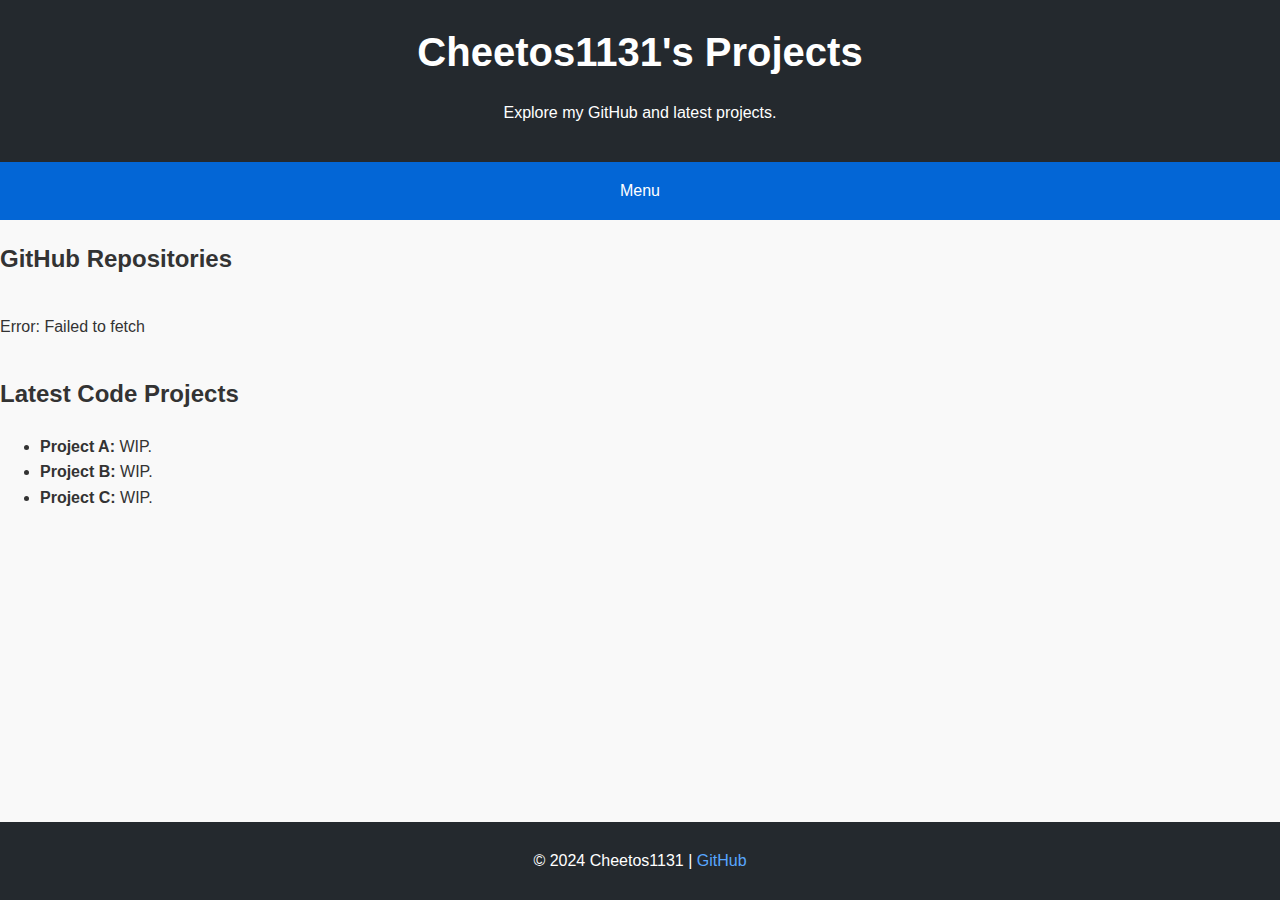
<file: index.html>
<!DOCTYPE html>
<html lang="en">
<head>
  <meta charset="UTF-8">
  <meta name="viewport" content="width=device-width, initial-scale=1.0">
  <title>Cheetos1131 Projects</title>
  <link rel="stylesheet" href="styles.css">
  <script src="script.js"></script>
</head>
<body>
  <header>
    <h1>Cheetos1131's Projects</h1>
    <p>Explore my GitHub and latest projects.</p>
  </header>
  <nav>
    <div class="dropdown">
      <button class="dropbtn">Menu</button>
      <div class="dropdown-content">
        <a href="index.html">Home</a>
        <a href="about.html">About</a>
        <a href="interests.html">Interests</a>
      </div>
    </div>
  </nav>
  <main>
    <section id="github">
      <h2>GitHub Repositories</h2>
      <div id="github-projects" class="projects-container"></div>
    </section>
    <section id="latest-projects">
      <h2>Latest Code Projects</h2>
      <ul>
        <li><strong>Project A:</strong> WIP.</li>
        <li><strong>Project B:</strong> WIP.</li>
        <li><strong>Project C:</strong> WIP.</li>
      </ul>
    </section>
  </main>
  <footer id="footer">
    <p>© 2024 Cheetos1131 | <a href="https://github.com/Cheetos1131" target="_blank">GitHub</a></p>
  </footer>
</body>
</html>
</file>
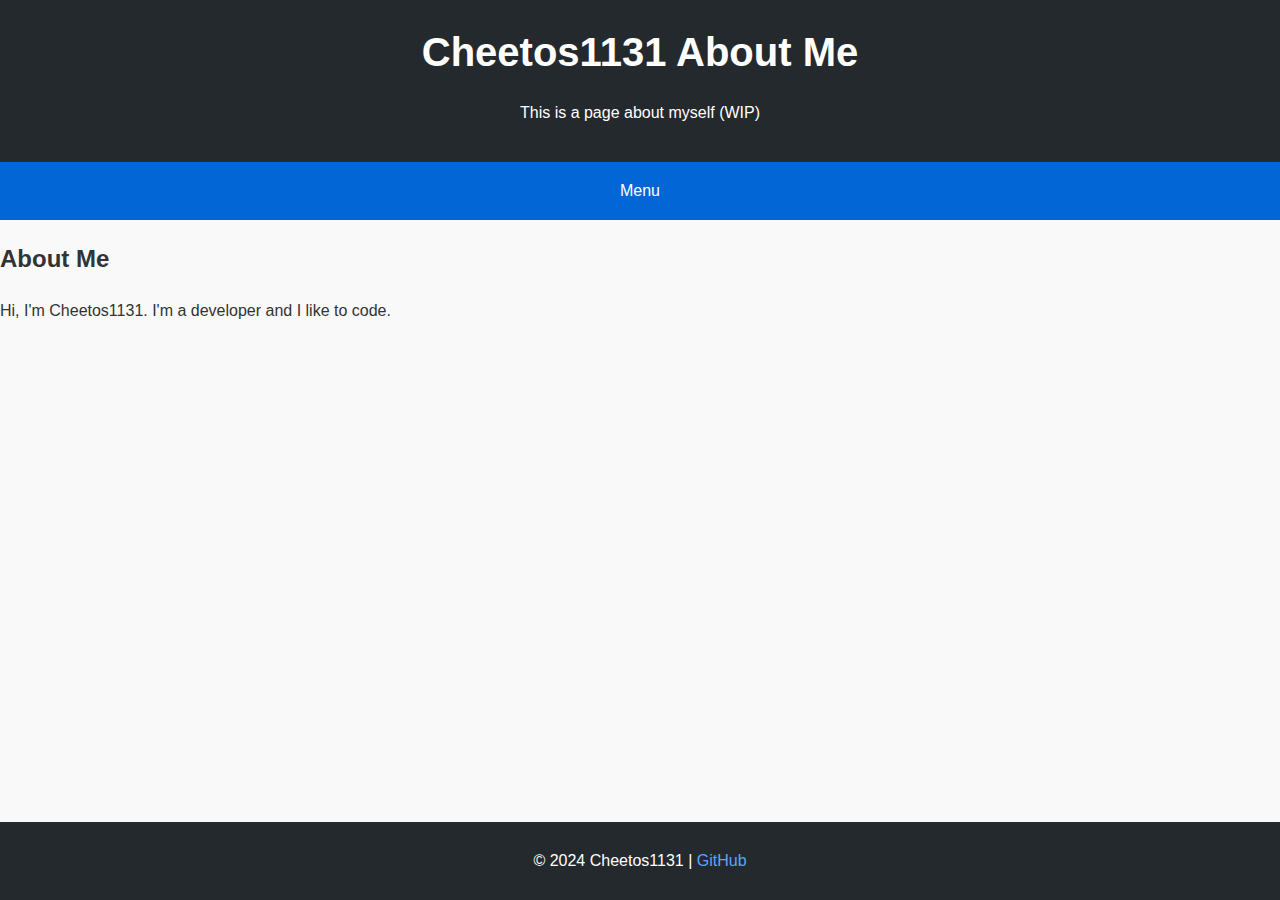
<file: about.html>
<!DOCTYPE html>
<html lang="en">
    <head>
        <meta charset="UTF-8">
        <meta name="viewport" content="device-width, initial-scale=1.0">
        <title>Cheetos1131 About Me</title>
        <link rel="stylesheet" href="styles.css">
        <script src="script.js"></script>
    </head>
    <body>
        <header>
            <h1>Cheetos1131 About Me</h1>
            <p>This is a page about myself (WIP)</p>
        </header>
        <nav>
            <div class="dropdown">
                <button class="dropbtn">Menu</button>
                <div class="dropdown-content">
                    <a href="index.html">Home</a>
                    <a href="about.html">About</a>
                    <a href="interests.html">Interests</a>
                </div>
            </div>
        </nav>
        <main>
            <section id="about-me">
                <h2>About Me</h2>
                <p>Hi, I'm Cheetos1131. I'm a developer and I like to code.</p>
            </section>
        </main>
        <footer id="footer">
            <p>© 2024 Cheetos1131 | <a href="Cheetos1131" target="_blank">GitHub</a></p>
        </footer>
    </body>
</html>
</file>
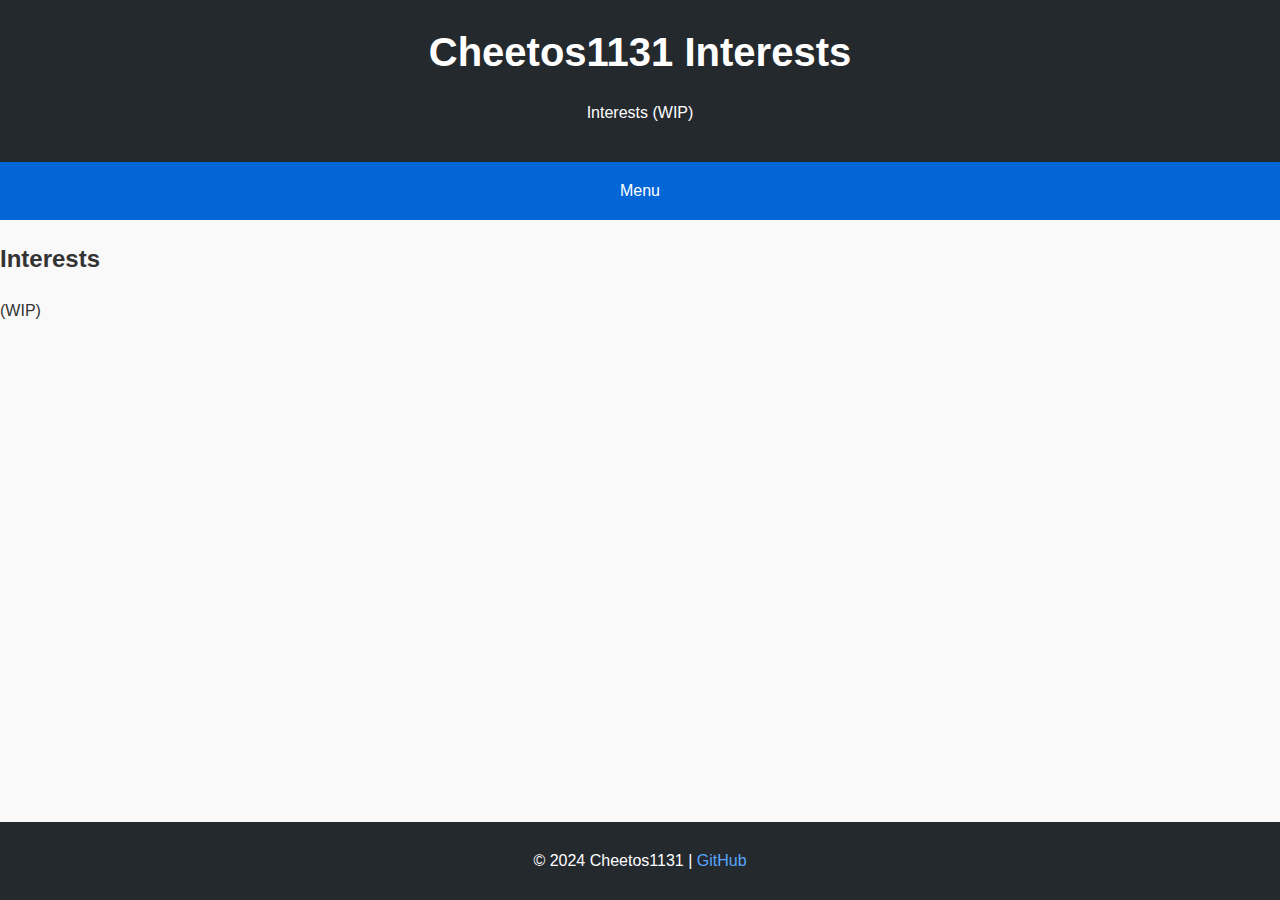
<file: interests.html>
<!DOCTYPE html>
<html lang="en">
    <head>
        <meta charset="UTF-8">
        <meta name="viewport" content="device-width, initial-scale=1.0">
        <title>Cheetos1131 Interests</title>
        <link rel="stylesheet" href="styles.css">
        <script src="script.js"></script>
    </head>
    <body>
        <header>
            <h1>Cheetos1131 Interests</h1>
            <p>Interests (WIP)</p>
        </header>
        <nav>
            <div class="dropdown">
                <button class="dropbtn">Menu</button>
                <div class="dropdown-content">
                    <a href="index.html">Home</a>
                    <a href="about.html">About</a>
                    <a href="interests.html">Interests</a>
                </div>
            </div>
        </nav>
        <main>
            <section id="about-me">
                <h2>Interests</h2>
                <p>(WIP)</p>
            </section>
        </main>
        <footer id="footer">
            <p>© 2024 Cheetos1131 | <a href="Cheetos1131" target="_blank">GitHub</a></p>
        </footer>
    </body>
</html>
</file>
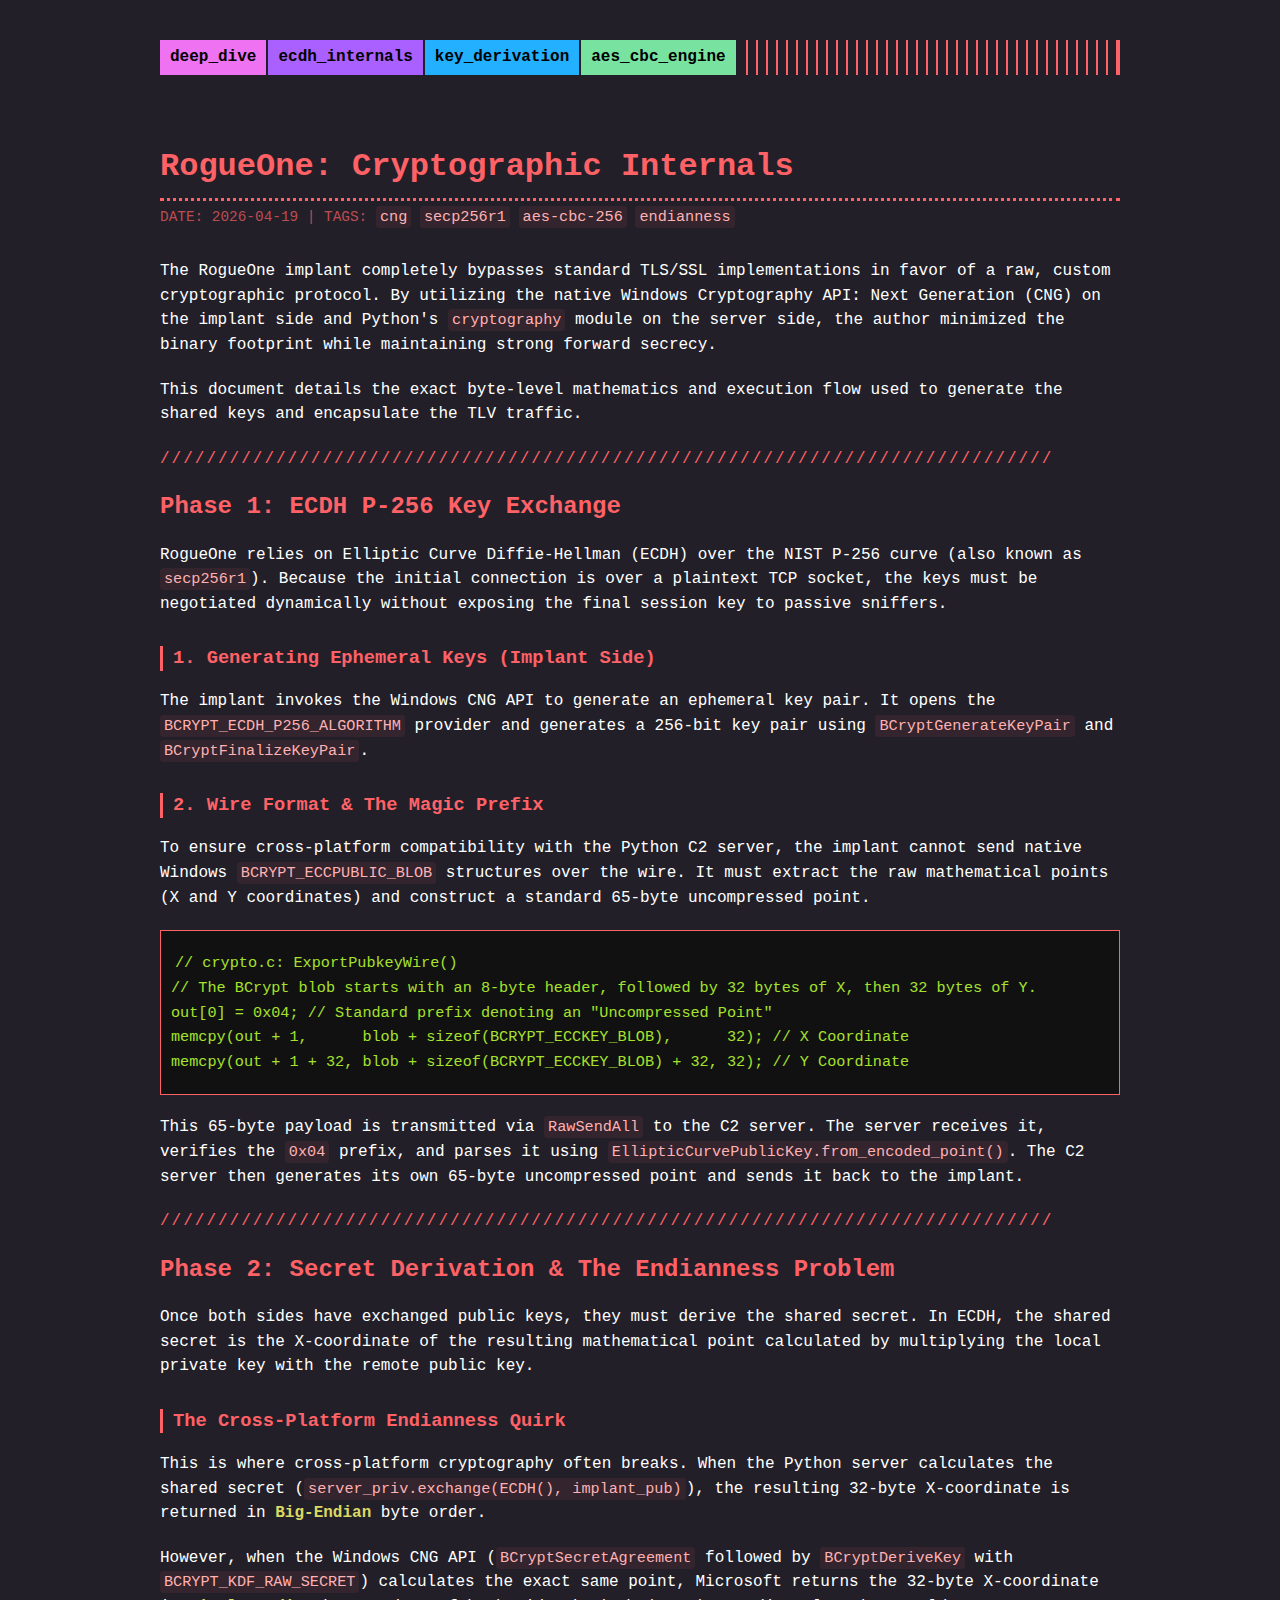
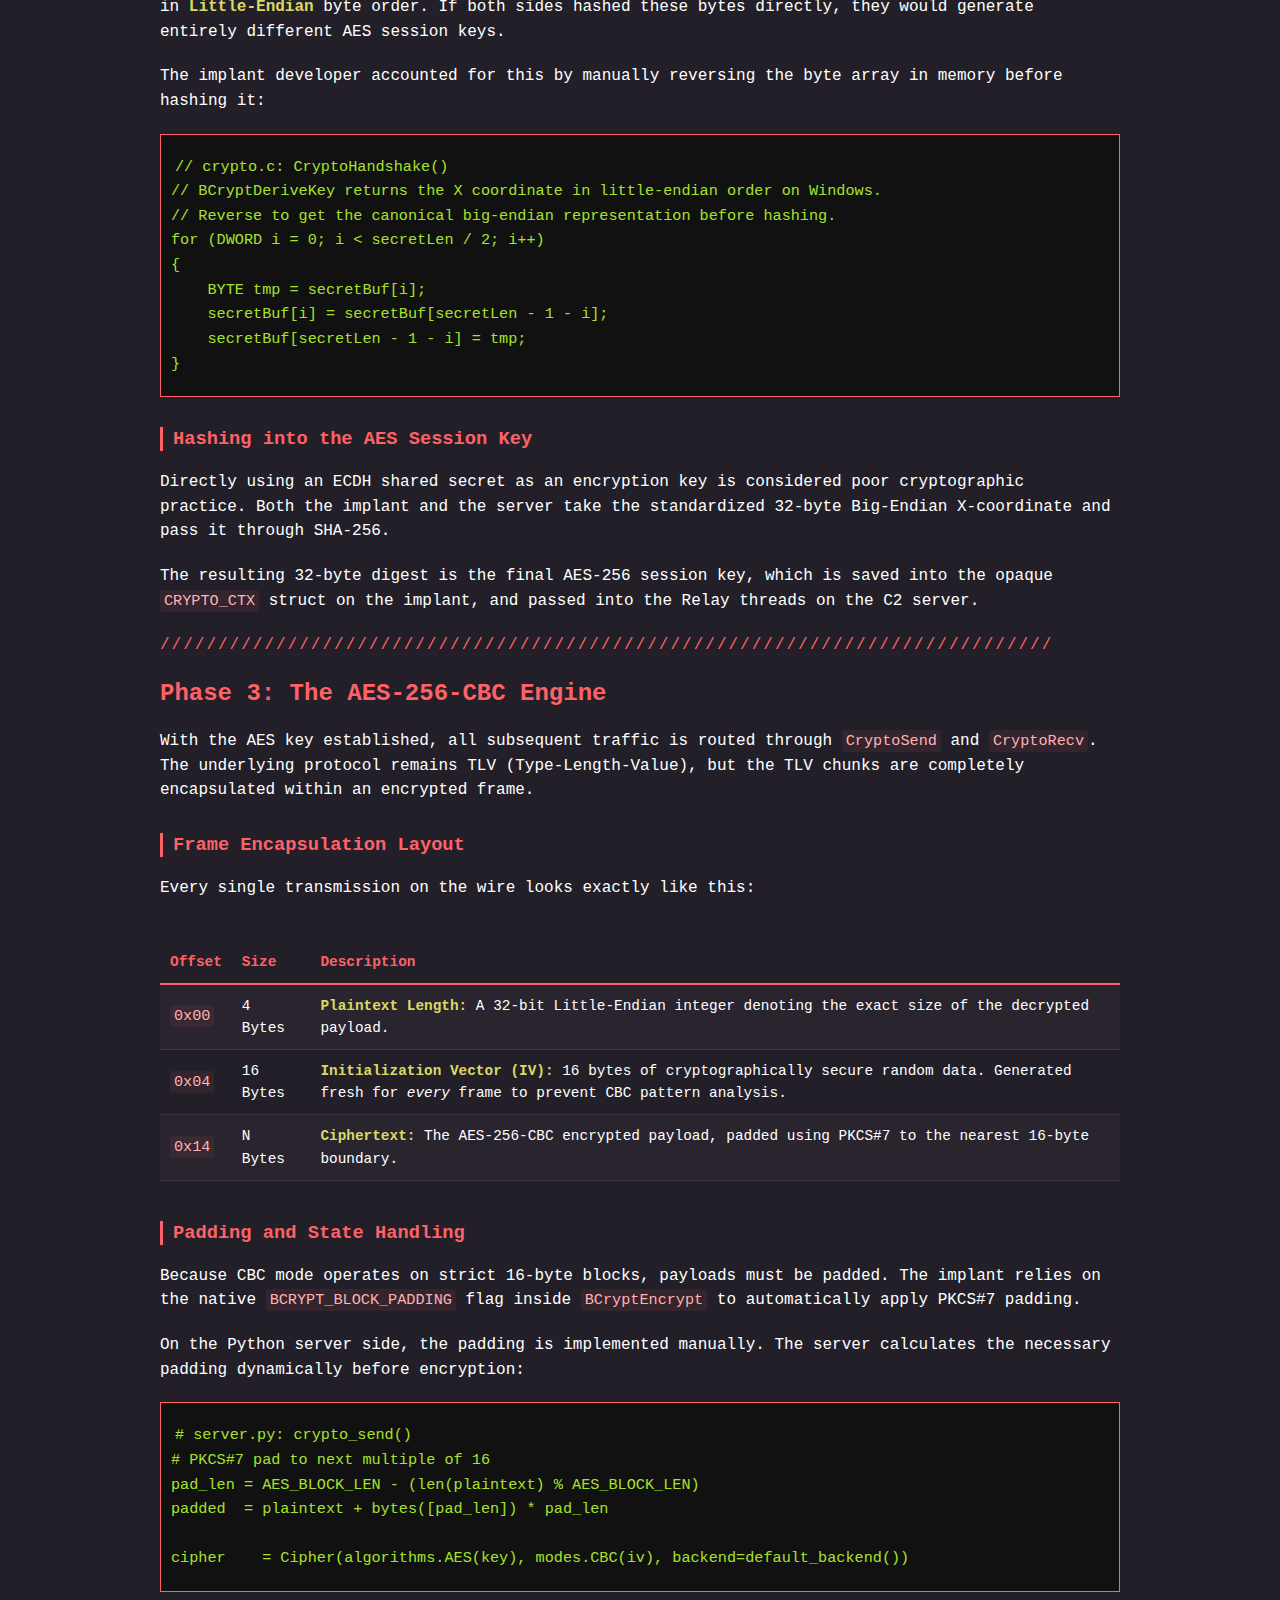
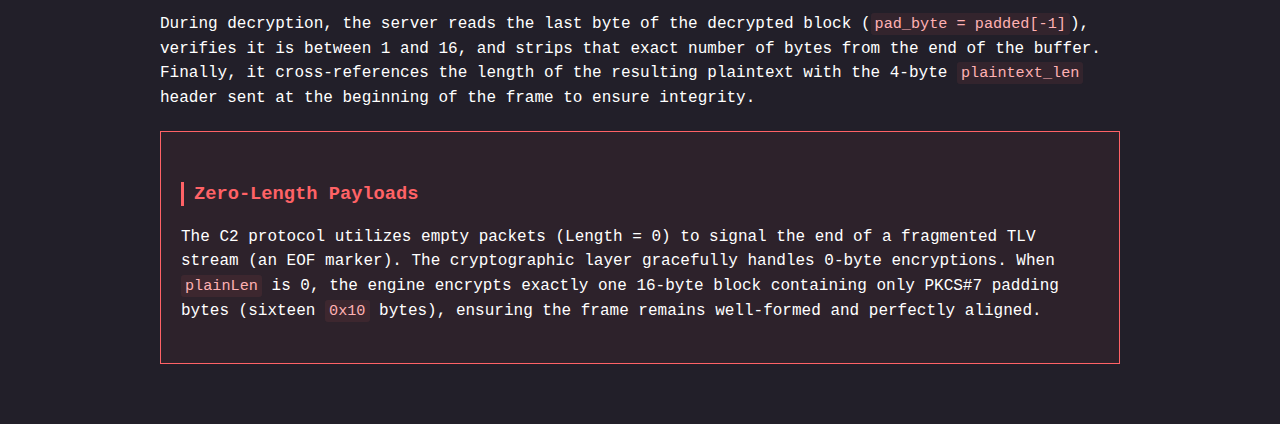
<file: r1/AES-ECDH.html>
<!DOCTYPE html>
<html lang="en">
<head>
    <meta charset="UTF-8">
    <meta name="viewport" content="width=device-width, initial-scale=1.0">
    <title>RogueOne: Cryptographic Internals Deep Dive</title>
    <style>
        /* Modern Vanilla CSS Variables */
        :root {
            --accent-blue: #23B0FF;
            --accent-green: #78E2A0;
            --accent-orange: #FFA86A;
            --accent-purple: #aa60ff;
            --accent-pink: #EE72F1;
            --accent-red: #FF6266;
            --accent-yellow: #dbd963;
            --accent: var(--accent-red); /* Default accent for this page */
            --background: color-mix(in srgb, var(--accent) 2%, #1D1E28 98%);
            --accent-contrast-color: black;
            --color: white;
            --border-color: rgba(255, 255, 255, .1);
        }

        /* Fira Code Fallback (Using system Monospace for immediate rendering) */
        body {
            margin: 0;
            padding: 0;
            font-family: 'Fira Code', Monaco, Consolas, Ubuntu Mono, monospace;
            font-size: 1rem;
            line-height: 1.54;
            background-color: var(--background);
            color: var(--color);
            -webkit-font-smoothing: antialiased;
        }

        /* Custom Scrollbars */
        ::-webkit-scrollbar { height: 6px; width: 6px; background-color: transparent; }
        ::-webkit-scrollbar-thumb { background-color: #4a4d52; border: 1px solid #282a2d; border-radius: 2px; }

        .container {
            display: flex;
            flex-direction: column;
            padding: 40px;
            max-width: 960px;
            margin: 0 auto;
        }

        /* Header Navigation Styles */
        .header { display: flex; flex-direction: column; position: relative; margin-bottom: 40px;}
        .header__logo {
            display: flex; flex: 1 1 auto; column-gap: 2px;
            border-right: var(--accent) 2px solid;
            font-weight: bold;
            margin-bottom: 10px;
        }
        .header__logo:after {
            content: '';
            background: repeating-linear-gradient(90deg, transparent, transparent 8px, var(--accent) 8px, var(--accent) 10px);
            display: block; width: 100%; right: 10px;
        }
        
        .header-link {
            display: flex; align-items: center; text-decoration: none;
            background: var(--accent); color: var(--accent-contrast-color);
            padding: 5px 10px; transition: 0.3s all ease;
        }
        .header-link:hover { background-color: color-mix(in srgb, var(--accent) 75%, black); }

        /* Rainbow Math for Header Links */
        .header__logo > a:nth-child(1) { --accent: var(--accent-pink); }
        .header__logo > a:nth-child(2) { --accent: var(--accent-purple); }
        .header__logo > a:nth-child(3) { --accent: var(--accent-blue); }
        .header__logo > a:nth-child(4) { --accent: var(--accent-green); }

        /* Typography & Layout */
        h1, h2, h3 { color: var(--accent); line-height: 1.3; }
        h1 { border-bottom: 3px dotted var(--accent); padding-bottom: 10px; margin-bottom: 5px; }
        h3 { border-left: 3px solid var(--accent); padding-left: 10px; margin-top: 30px;}
        
        p { margin-bottom: 20px; overflow-wrap: break-word; }

        code {
            background: color-mix(in srgb, var(--accent), transparent 92%);
            color: color-mix(in srgb, var(--accent), white);
            padding: 2px 4px; border-radius: 3px; font-size: 0.95rem;
        }

        pre {
            background: #111111 !important; padding: 20px 10px;
            margin: 20px 0; overflow: auto;
            border: 1px solid var(--accent);
        }
        pre code { background: none !important; color: #a6e22d; }

        table { width: 100%; border-collapse: collapse; margin: 40px 0; font-size: 0.9rem;}
        th, td { padding: 10px; text-align: left; border-bottom: 1px solid var(--border-color); }
        th { color: var(--accent); border-bottom: 2px solid var(--accent); }
        table tbody tr:nth-child(2n+1) { background-color: color-mix(in srgb, var(--accent) 2%, #ffffff05); }

        .framed { border: 1px solid var(--accent); padding: 20px; margin: 20px 0; background-color: color-mix(in srgb, var(--accent) 5%, transparent); }
        
        .tags { color: color-mix(in srgb, var(--accent), transparent 30%); font-size: 0.9rem; margin-bottom: 30px; }
        .divider { color: var(--accent); overflow: hidden; white-space: nowrap; margin: 20px 0; letter-spacing: 2px;}
        .highlight { color: var(--accent-yellow); font-weight: bold; }
    </style>
</head>
<body>

<div class="container">
    <header class="header">
        <div class="header__logo">
            <a href="#" class="header-link" style="--accent: var(--accent-pink);">deep_dive</a>
            <a href="#ecdh" class="header-link" style="--accent: var(--accent-purple);">ecdh_internals</a>
            <a href="#kdf" class="header-link" style="--accent: var(--accent-blue);">key_derivation</a>
            <a href="#aes" class="header-link" style="--accent: var(--accent-green);">aes_cbc_engine</a>
        </div>
    </header>

    <article class="post">
        <h1>RogueOne: Cryptographic Internals</h1>
        <div class="tags">
            DATE: 2026-04-19 | TAGS: <code>cng</code> <code>secp256r1</code> <code>aes-cbc-256</code> <code>endianness</code>
        </div>

        <p>The RogueOne implant completely bypasses standard TLS/SSL implementations in favor of a raw, custom cryptographic protocol. By utilizing the native Windows Cryptography API: Next Generation (CNG) on the implant side and Python's <code>cryptography</code> module on the server side, the author minimized the binary footprint while maintaining strong forward secrecy.</p>

        <p>This document details the exact byte-level mathematics and execution flow used to generate the shared keys and encapsulate the TLV traffic.</p>

        <div class="divider">/////////////////////////////////////////////////////////////////////////////</div>

        <h2 id="ecdh">Phase 1: ECDH P-256 Key Exchange</h2>
        <p>RogueOne relies on Elliptic Curve Diffie-Hellman (ECDH) over the NIST P-256 curve (also known as <code>secp256r1</code>). Because the initial connection is over a plaintext TCP socket, the keys must be negotiated dynamically without exposing the final session key to passive sniffers.</p>

        <h3>1. Generating Ephemeral Keys (Implant Side)</h3>
        <p>The implant invokes the Windows CNG API to generate an ephemeral key pair. It opens the <code>BCRYPT_ECDH_P256_ALGORITHM</code> provider and generates a 256-bit key pair using <code>BCryptGenerateKeyPair</code> and <code>BCryptFinalizeKeyPair</code>.</p>

        <h3>2. Wire Format & The Magic Prefix</h3>
        <p>To ensure cross-platform compatibility with the Python C2 server, the implant cannot send native Windows <code>BCRYPT_ECCPUBLIC_BLOB</code> structures over the wire. It must extract the raw mathematical points (X and Y coordinates) and construct a standard 65-byte uncompressed point.</p>
        
        <pre><code>// crypto.c: ExportPubkeyWire()
// The BCrypt blob starts with an 8-byte header, followed by 32 bytes of X, then 32 bytes of Y.
out[0] = 0x04; // Standard prefix denoting an "Uncompressed Point"
memcpy(out + 1,      blob + sizeof(BCRYPT_ECCKEY_BLOB),      32); // X Coordinate
memcpy(out + 1 + 32, blob + sizeof(BCRYPT_ECCKEY_BLOB) + 32, 32); // Y Coordinate</code></pre>

        <p>This 65-byte payload is transmitted via <code>RawSendAll</code> to the C2 server. The server receives it, verifies the <code>0x04</code> prefix, and parses it using <code>EllipticCurvePublicKey.from_encoded_point()</code>. The C2 server then generates its own 65-byte uncompressed point and sends it back to the implant.</p>

        <div class="divider">/////////////////////////////////////////////////////////////////////////////</div>

        <h2 id="kdf">Phase 2: Secret Derivation & The Endianness Problem</h2>
        <p>Once both sides have exchanged public keys, they must derive the shared secret. In ECDH, the shared secret is the X-coordinate of the resulting mathematical point calculated by multiplying the local private key with the remote public key.</p>

        <h3>The Cross-Platform Endianness Quirk</h3>
        <p>This is where cross-platform cryptography often breaks. When the Python server calculates the shared secret (<code>server_priv.exchange(ECDH(), implant_pub)</code>), the resulting 32-byte X-coordinate is returned in <span class="highlight">Big-Endian</span> byte order.</p>
        
        <p>However, when the Windows CNG API (<code>BCryptSecretAgreement</code> followed by <code>BCryptDeriveKey</code> with <code>BCRYPT_KDF_RAW_SECRET</code>) calculates the exact same point, Microsoft returns the 32-byte X-coordinate in <span class="highlight">Little-Endian</span> byte order. If both sides hashed these bytes directly, they would generate entirely different AES session keys.</p>

        <p>The implant developer accounted for this by manually reversing the byte array in memory before hashing it:</p>

        <pre><code>// crypto.c: CryptoHandshake()
// BCryptDeriveKey returns the X coordinate in little-endian order on Windows.
// Reverse to get the canonical big-endian representation before hashing.
for (DWORD i = 0; i < secretLen / 2; i++)
{
    BYTE tmp = secretBuf[i];
    secretBuf[i] = secretBuf[secretLen - 1 - i];
    secretBuf[secretLen - 1 - i] = tmp;
}</code></pre>

        <h3>Hashing into the AES Session Key</h3>
        <p>Directly using an ECDH shared secret as an encryption key is considered poor cryptographic practice. Both the implant and the server take the standardized 32-byte Big-Endian X-coordinate and pass it through SHA-256.</p>
        <p>The resulting 32-byte digest is the final AES-256 session key, which is saved into the opaque <code>CRYPTO_CTX</code> struct on the implant, and passed into the Relay threads on the C2 server.</p>

        <div class="divider">/////////////////////////////////////////////////////////////////////////////</div>

        <h2 id="aes">Phase 3: The AES-256-CBC Engine</h2>
        <p>With the AES key established, all subsequent traffic is routed through <code>CryptoSend</code> and <code>CryptoRecv</code>. The underlying protocol remains TLV (Type-Length-Value), but the TLV chunks are completely encapsulated within an encrypted frame.</p>

        <h3>Frame Encapsulation Layout</h3>
        <p>Every single transmission on the wire looks exactly like this:</p>
        <table>
            <thead>
                <tr>
                    <th>Offset</th>
                    <th>Size</th>
                    <th>Description</th>
                </tr>
            </thead>
            <tbody>
                <tr>
                    <td><code>0x00</code></td>
                    <td>4 Bytes</td>
                    <td><span class="highlight">Plaintext Length:</span> A 32-bit Little-Endian integer denoting the exact size of the decrypted payload.</td>
                </tr>
                <tr>
                    <td><code>0x04</code></td>
                    <td>16 Bytes</td>
                    <td><span class="highlight">Initialization Vector (IV):</span> 16 bytes of cryptographically secure random data. Generated fresh for <em>every</em> frame to prevent CBC pattern analysis.</td>
                </tr>
                <tr>
                    <td><code>0x14</code></td>
                    <td>N Bytes</td>
                    <td><span class="highlight">Ciphertext:</span> The AES-256-CBC encrypted payload, padded using PKCS#7 to the nearest 16-byte boundary.</td>
                </tr>
            </tbody>
        </table>

        <h3>Padding and State Handling</h3>
        <p>Because CBC mode operates on strict 16-byte blocks, payloads must be padded. The implant relies on the native <code>BCRYPT_BLOCK_PADDING</code> flag inside <code>BCryptEncrypt</code> to automatically apply PKCS#7 padding.</p>
        
        <p>On the Python server side, the padding is implemented manually. The server calculates the necessary padding dynamically before encryption:</p>
        
        <pre><code># server.py: crypto_send()
# PKCS#7 pad to next multiple of 16
pad_len = AES_BLOCK_LEN - (len(plaintext) % AES_BLOCK_LEN)
padded  = plaintext + bytes([pad_len]) * pad_len

cipher    = Cipher(algorithms.AES(key), modes.CBC(iv), backend=default_backend())</code></pre>

        <p>During decryption, the server reads the last byte of the decrypted block (<code>pad_byte = padded[-1]</code>), verifies it is between 1 and 16, and strips that exact number of bytes from the end of the buffer. Finally, it cross-references the length of the resulting plaintext with the 4-byte <code>plaintext_len</code> header sent at the beginning of the frame to ensure integrity.</p>

        <div class="framed">
            <h3>Zero-Length Payloads</h3>
            <p>The C2 protocol utilizes empty packets (Length = 0) to signal the end of a fragmented TLV stream (an EOF marker). The cryptographic layer gracefully handles 0-byte encryptions. When <code>plainLen</code> is 0, the engine encrypts exactly one 16-byte block containing only PKCS#7 padding bytes (sixteen <code>0x10</code> bytes), ensuring the frame remains well-formed and perfectly aligned.</p>
        </div>

    </article>
</div>

</body>
</html>
</file>
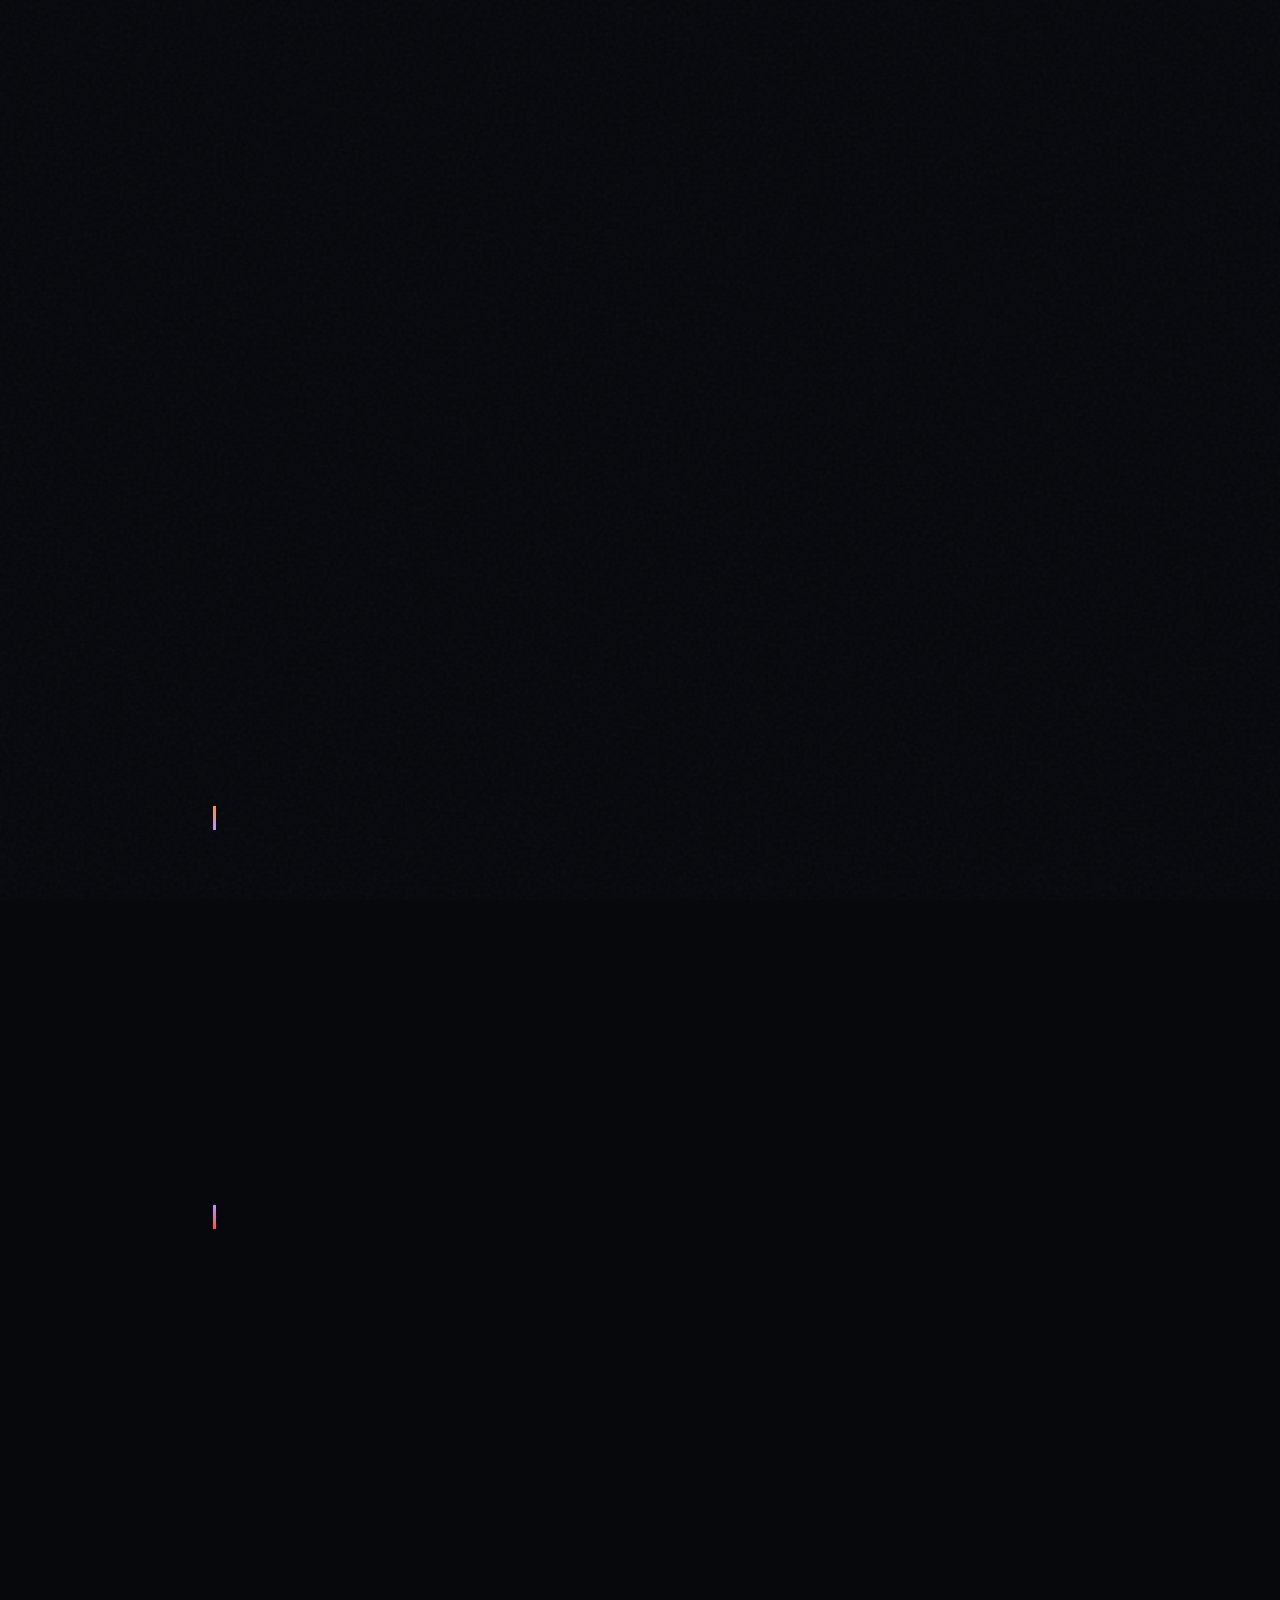
<file: r1/attack-chain.html>
<!DOCTYPE html>
<html lang="en">
<head>
<meta charset="UTF-8">
<meta name="viewport" content="width=device-width, initial-scale=1.0">
<title>VEN0m Attack Chain — Visual Analysis</title>
<style>
  @import url('https://fonts.googleapis.com/css2?family=IBM+Plex+Mono:wght@400;500;600;700&family=Sora:wght@300;400;500;600;700;800&display=swap');

  * { margin: 0; padding: 0; box-sizing: border-box; }

  :root {
    --bg: #06080c;
    --bg2: #0c1018;
    --surface: #10151f;
    --surface2: #161d2b;
    --surface3: #1c2537;
    --border: #1e2a3a;
    --text: #cdd6e4;
    --text-bright: #eaf0f9;
    --muted: #4a5a72;
    --red: #ff4d5a;
    --red-glow: rgba(255,77,90,0.2);
    --orange: #ff8b3e;
    --orange-glow: rgba(255,139,62,0.15);
    --yellow: #ffd93d;
    --yellow-glow: rgba(255,217,61,0.12);
    --blue: #4dabf7;
    --blue-glow: rgba(77,171,247,0.12);
    --violet: #b197fc;
    --violet-glow: rgba(177,151,252,0.12);
    --green: #51cf66;
    --green-glow: rgba(81,207,102,0.12);
    --teal: #38d9a9;
  }

  body {
    background: var(--bg);
    color: var(--text);
    font-family: 'Sora', sans-serif;
    overflow-x: hidden;
  }

  /* Noise overlay */
  body::before {
    content: '';
    position: fixed;
    inset: 0;
    background: url("data:image/svg+xml,%3Csvg viewBox='0 0 256 256' xmlns='http://www.w3.org/2000/svg'%3E%3Cfilter id='n'%3E%3CfeTurbulence type='fractalNoise' baseFrequency='0.9' numOctaves='4' stitchTiles='stitch'/%3E%3C/filter%3E%3Crect width='100%25' height='100%25' filter='url(%23n)' opacity='0.03'/%3E%3C/svg%3E");
    pointer-events: none;
    z-index: 999;
  }

  .page { max-width: 1000px; margin: 0 auto; padding: 60px 32px 80px; }

  /* Header */
  .header { margin-bottom: 64px; text-align: center; }

  .header-label {
    font-family: 'IBM Plex Mono', monospace;
    font-size: 11px;
    letter-spacing: 3px;
    text-transform: uppercase;
    color: var(--red);
    margin-bottom: 16px;
    opacity: 0;
    animation: fadeUp 0.6s ease forwards 0.1s;
  }

  .header h1 {
    font-size: 42px;
    font-weight: 800;
    letter-spacing: -1.5px;
    color: var(--text-bright);
    line-height: 1.1;
    margin-bottom: 12px;
    opacity: 0;
    animation: fadeUp 0.6s ease forwards 0.2s;
  }

  .header h1 span { color: var(--red); }

  .header-sub {
    font-size: 15px;
    color: var(--muted);
    font-weight: 400;
    opacity: 0;
    animation: fadeUp 0.6s ease forwards 0.3s;
  }

  /* Privilege bar */
  .priv-bar {
    display: flex;
    align-items: center;
    justify-content: center;
    gap: 0;
    margin: 40px auto 64px;
    max-width: 740px;
    opacity: 0;
    animation: fadeUp 0.6s ease forwards 0.4s;
  }

  .priv-node {
    text-align: center;
    flex: 0 0 auto;
  }

  .priv-node .ring-label {
    font-family: 'IBM Plex Mono', monospace;
    font-size: 10px;
    letter-spacing: 1px;
    text-transform: uppercase;
    margin-bottom: 6px;
  }

  .priv-node .ring-box {
    width: 120px;
    padding: 10px 0;
    border-radius: 6px;
    font-size: 12px;
    font-weight: 700;
    border: 1px solid;
  }

  .priv-arrow {
    flex: 1;
    height: 2px;
    background: linear-gradient(90deg, var(--muted) 0%, var(--muted) 40%, transparent 50%, var(--muted) 60%, var(--muted) 100%);
    position: relative;
    min-width: 40px;
    max-width: 80px;
  }

  .priv-arrow::after {
    content: '>';
    position: absolute;
    right: -4px;
    top: 50%;
    transform: translateY(-50%);
    font-family: 'IBM Plex Mono', monospace;
    font-size: 14px;
    color: var(--muted);
  }

  /* Stage card */
  .stage {
    position: relative;
    margin-bottom: 48px;
    opacity: 0;
    animation: fadeUp 0.7s ease forwards;
  }

  .stage:nth-child(1) { animation-delay: 0.5s; }
  .stage:nth-child(2) { animation-delay: 0.65s; }
  .stage:nth-child(3) { animation-delay: 0.8s; }
  .stage:nth-child(4) { animation-delay: 0.95s; }

  .stage-header {
    display: flex;
    align-items: center;
    gap: 16px;
    margin-bottom: 16px;
  }

  .stage-num {
    width: 44px;
    height: 44px;
    border-radius: 10px;
    display: flex;
    align-items: center;
    justify-content: center;
    font-family: 'IBM Plex Mono', monospace;
    font-size: 18px;
    font-weight: 700;
    flex-shrink: 0;
  }

  .stage-title-group { flex: 1; }

  .stage-title {
    font-size: 20px;
    font-weight: 700;
    color: var(--text-bright);
    letter-spacing: -0.3px;
  }

  .stage-subtitle {
    font-family: 'IBM Plex Mono', monospace;
    font-size: 11px;
    color: var(--muted);
    margin-top: 2px;
  }

  .stage-tag {
    font-family: 'IBM Plex Mono', monospace;
    font-size: 10px;
    letter-spacing: 1px;
    padding: 4px 10px;
    border-radius: 4px;
    font-weight: 600;
  }

  .stage-body {
    background: var(--surface);
    border: 1px solid var(--border);
    border-radius: 12px;
    padding: 28px;
    margin-left: 22px;
    border-left: 3px solid;
    position: relative;
  }

  .stage-body::before {
    content: '';
    position: absolute;
    top: -17px;
    left: -2px;
    width: 3px;
    height: 17px;
  }

  /* Flow steps inside card */
  .flow-steps { display: flex; flex-direction: column; gap: 14px; }

  .fstep {
    display: flex;
    align-items: flex-start;
    gap: 12px;
  }

  .fstep-icon {
    width: 28px;
    height: 28px;
    border-radius: 6px;
    display: flex;
    align-items: center;
    justify-content: center;
    font-family: 'IBM Plex Mono', monospace;
    font-size: 11px;
    font-weight: 700;
    flex-shrink: 0;
    margin-top: 1px;
  }

  .fstep-text {
    flex: 1;
    font-size: 13px;
    line-height: 1.6;
    color: var(--text);
  }

  .fstep-text strong { color: var(--text-bright); font-weight: 600; }

  .code-inline {
    font-family: 'IBM Plex Mono', monospace;
    font-size: 11px;
    background: rgba(0,0,0,0.4);
    padding: 2px 7px;
    border-radius: 4px;
    color: var(--teal);
    white-space: nowrap;
  }

  .code-block {
    font-family: 'IBM Plex Mono', monospace;
    font-size: 11px;
    background: rgba(0,0,0,0.5);
    padding: 10px 14px;
    border-radius: 6px;
    margin-top: 10px;
    line-height: 1.7;
    overflow-x: auto;
    border: 1px solid rgba(255,255,255,0.04);
  }

  .key-insight {
    margin-top: 18px;
    padding: 14px 16px;
    border-radius: 8px;
    font-size: 12px;
    line-height: 1.6;
    border-left: 3px solid;
  }

  .key-insight .label {
    font-family: 'IBM Plex Mono', monospace;
    font-size: 10px;
    font-weight: 700;
    letter-spacing: 1px;
    text-transform: uppercase;
    margin-bottom: 4px;
  }

  /* Stage color themes */
  .stage-orange .stage-num { background: var(--orange-glow); color: var(--orange); border: 2px solid var(--orange); }
  .stage-orange .stage-tag { background: var(--orange-glow); color: var(--orange); }
  .stage-orange .stage-body { border-left-color: var(--orange); }
  .stage-orange .stage-body::before { background: var(--orange); }
  .stage-orange .fstep-icon { background: var(--orange-glow); color: var(--orange); }
  .stage-orange .key-insight { background: var(--orange-glow); border-left-color: var(--orange); }
  .stage-orange .key-insight .label { color: var(--orange); }

  .stage-violet .stage-num { background: var(--violet-glow); color: var(--violet); border: 2px solid var(--violet); }
  .stage-violet .stage-tag { background: var(--violet-glow); color: var(--violet); }
  .stage-violet .stage-body { border-left-color: var(--violet); }
  .stage-violet .stage-body::before { background: var(--violet); }
  .stage-violet .fstep-icon { background: var(--violet-glow); color: var(--violet); }
  .stage-violet .key-insight { background: var(--violet-glow); border-left-color: var(--violet); }
  .stage-violet .key-insight .label { color: var(--violet); }

  .stage-red .stage-num { background: var(--red-glow); color: var(--red); border: 2px solid var(--red); }
  .stage-red .stage-tag { background: var(--red-glow); color: var(--red); }
  .stage-red .stage-body { border-left-color: var(--red); }
  .stage-red .stage-body::before { background: var(--red); }
  .stage-red .fstep-icon { background: var(--red-glow); color: var(--red); }
  .stage-red .key-insight { background: var(--red-glow); border-left-color: var(--red); }
  .stage-red .key-insight .label { color: var(--red); }

  .stage-blue .stage-num { background: var(--blue-glow); color: var(--blue); border: 2px solid var(--blue); }
  .stage-blue .stage-tag { background: var(--blue-glow); color: var(--blue); }
  .stage-blue .stage-body { border-left-color: var(--blue); }
  .stage-blue .stage-body::before { background: var(--blue); }
  .stage-blue .fstep-icon { background: var(--blue-glow); color: var(--blue); }
  .stage-blue .key-insight { background: var(--blue-glow); border-left-color: var(--blue); }
  .stage-blue .key-insight .label { color: var(--blue); }

  /* Connector between stages */
  .stage-connector {
    width: 3px;
    height: 24px;
    margin: -24px 0 -24px 41px;
    position: relative;
    z-index: -1;
  }

  .stage-connector.c-orange { background: linear-gradient(to bottom, var(--orange), var(--violet)); }
  .stage-connector.c-violet { background: linear-gradient(to bottom, var(--violet), var(--red)); }
  .stage-connector.c-red { background: linear-gradient(to bottom, var(--red), var(--blue)); }

  /* Detection matrix */
  .detection-section {
    margin-top: 56px;
    opacity: 0;
    animation: fadeUp 0.7s ease forwards 1.1s;
  }

  .detection-title {
    font-size: 22px;
    font-weight: 700;
    color: var(--green);
    margin-bottom: 24px;
    display: flex;
    align-items: center;
    gap: 10px;
    letter-spacing: -0.3px;
  }

  .det-grid {
    display: grid;
    grid-template-columns: repeat(2, 1fr);
    gap: 14px;
  }

  .det-card {
    background: var(--surface);
    border: 1px solid var(--border);
    border-radius: 10px;
    padding: 20px;
    transition: border-color 0.2s;
  }

  .det-card:hover { border-color: var(--green); }

  .det-card-header {
    display: flex;
    align-items: center;
    justify-content: space-between;
    margin-bottom: 10px;
  }

  .det-card-stage {
    font-family: 'IBM Plex Mono', monospace;
    font-size: 10px;
    letter-spacing: 1px;
    text-transform: uppercase;
    font-weight: 600;
  }

  .det-card-diff {
    font-family: 'IBM Plex Mono', monospace;
    font-size: 10px;
    padding: 3px 8px;
    border-radius: 4px;
    font-weight: 600;
  }

  .diff-med { background: var(--yellow-glow); color: var(--yellow); }
  .diff-hard { background: var(--red-glow); color: var(--red); }
  .diff-easy { background: var(--green-glow); color: var(--green); }

  .det-card-body {
    font-size: 12px;
    color: var(--muted);
    line-height: 1.6;
  }

  .det-indicator {
    font-family: 'IBM Plex Mono', monospace;
    font-size: 11px;
    color: var(--teal);
    background: rgba(0,0,0,0.3);
    padding: 6px 10px;
    border-radius: 4px;
    margin-top: 8px;
    display: inline-block;
  }

  /* MITRE section */
  .mitre-section {
    margin-top: 48px;
    opacity: 0;
    animation: fadeUp 0.7s ease forwards 1.25s;
  }

  .mitre-title {
    font-size: 16px;
    font-weight: 700;
    color: var(--text-bright);
    margin-bottom: 16px;
    font-family: 'IBM Plex Mono', monospace;
  }

  .mitre-grid {
    display: flex;
    flex-wrap: wrap;
    gap: 10px;
  }

  .mitre-tag {
    background: var(--surface2);
    border: 1px solid var(--border);
    border-radius: 6px;
    padding: 10px 14px;
    font-size: 11px;
    transition: border-color 0.2s;
  }

  .mitre-tag:hover { border-color: var(--blue); }

  .mitre-tag .tid {
    font-family: 'IBM Plex Mono', monospace;
    font-weight: 700;
    color: var(--blue);
    margin-bottom: 2px;
    font-size: 12px;
  }

  .mitre-tag .tname { color: var(--muted); font-size: 11px; }

  /* Footer */
  .footer {
    margin-top: 64px;
    text-align: center;
    font-family: 'IBM Plex Mono', monospace;
    font-size: 11px;
    color: var(--muted);
    opacity: 0;
    animation: fadeUp 0.6s ease forwards 1.4s;
    padding: 24px 0;
    border-top: 1px solid var(--border);
  }

  @keyframes fadeUp {
    from { opacity: 0; transform: translateY(16px); }
    to { opacity: 1; transform: translateY(0); }
  }

  @media (max-width: 700px) {
    .page { padding: 32px 16px 60px; }
    .header h1 { font-size: 28px; }
    .det-grid { grid-template-columns: 1fr; }
    .priv-bar { flex-wrap: wrap; gap: 8px; }
    .priv-arrow { display: none; }
    .stage-body { margin-left: 12px; padding: 20px; }
  }
</style>
</head>
<body>

<div class="page">

  <!-- HEADER -->
  <div class="header">
    <div class="header-label">Threat Analysis &bull; Defensive Reference</div>
    <h1>VEN<span>0</span>m Attack Chain</h1>
    <p class="header-sub">UAC Bypass &rarr; BYOVD &rarr; AV/EDR Destruction &rarr; Persistence</p>
  </div>

  <!-- PRIVILEGE ESCALATION BAR -->
  <div class="priv-bar">
    <div class="priv-node">
      <div class="ring-label" style="color:var(--muted)">Ring 3</div>
      <div class="ring-box" style="border-color:var(--orange); color:var(--orange); background:var(--orange-glow);">Standard User</div>
    </div>
    <div class="priv-arrow"></div>
    <div class="priv-node">
      <div class="ring-label" style="color:var(--muted)">Ring 3</div>
      <div class="ring-box" style="border-color:var(--violet); color:var(--violet); background:var(--violet-glow);">Administrator</div>
    </div>
    <div class="priv-arrow"></div>
    <div class="priv-node">
      <div class="ring-label" style="color:var(--muted)">Ring 0</div>
      <div class="ring-box" style="border-color:var(--red); color:var(--red); background:var(--red-glow);">Kernel Access</div>
    </div>
    <div class="priv-arrow"></div>
    <div class="priv-node">
      <div class="ring-label" style="color:var(--muted)">Persist</div>
      <div class="ring-box" style="border-color:var(--blue); color:var(--blue); background:var(--blue-glow);">Survival</div>
    </div>
  </div>

  <!-- STAGE 1: UAC BYPASS -->
  <div class="stage stage-orange">
    <div class="stage-header">
      <div class="stage-num">01</div>
      <div class="stage-title-group">
        <div class="stage-title">UAC Bypass via slui.exe</div>
        <div class="stage-subtitle">Standard User &rarr; High Integrity (Administrator)</div>
      </div>
      <div class="stage-tag">T1548.002</div>
    </div>
    <div class="stage-body">
      <div class="flow-steps">
        <div class="fstep">
          <div class="fstep-icon">a</div>
          <div class="fstep-text"><strong>Elevation check</strong> &mdash; Queries process token via <span class="code-inline">OpenProcessToken</span> + <span class="code-inline">GetTokenInformation(TokenElevation)</span>. If already admin, skip this stage.</div>
        </div>
        <div class="fstep">
          <div class="fstep-icon">b</div>
          <div class="fstep-text"><strong>Registry hijack</strong> &mdash; Writes to <span class="code-inline">HKCU\Software\Classes\Launcher.SystemSettings\Shell\Open\Command</span>. Sets default value to VEN0m's own path, sets <span class="code-inline">DelegateExecute</span> to empty string to force COM fallback.</div>
        </div>
        <div class="fstep">
          <div class="fstep-icon">c</div>
          <div class="fstep-text"><strong>Trigger auto-elevation</strong> &mdash; Launches <span class="code-inline">slui.exe</span> via <span class="code-inline">ShellExecuteW</span>. Windows auto-elevates it (Microsoft-signed, in manifest). No UAC dialog shown.</div>
        </div>
        <div class="fstep">
          <div class="fstep-icon">d</div>
          <div class="fstep-text"><strong>Hijacked execution</strong> &mdash; Elevated <span class="code-inline">slui.exe</span> reads the poisoned registry key and re-launches VEN0m with admin privileges. Original process exits.</div>
        </div>
      </div>
      <div class="key-insight">
        <div class="label">Why it works</div>
        Auto-elevating binaries trust HKCU registry paths that any standard user can write to. UAC was never designed as a hard security boundary.
      </div>
    </div>
  </div>

  <div class="stage-connector c-orange"></div>

  <!-- STAGE 2: BYOVD -->
  <div class="stage stage-violet">
    <div class="stage-header">
      <div class="stage-num">02</div>
      <div class="stage-title-group">
        <div class="stage-title">Vulnerable Driver Loading</div>
        <div class="stage-subtitle">IMFForceDelete.sys &bull; CVE-2025-26125 &bull; IObit Malware Fighter</div>
      </div>
      <div class="stage-tag">T1068</div>
    </div>
    <div class="stage-body">
      <div class="flow-steps">
        <div class="fstep">
          <div class="fstep-icon">a</div>
          <div class="fstep-text"><strong>Extract embedded driver</strong> &mdash; VEN0m drops <span class="code-inline">IMFForceDelete.sys</span> (embedded in binary) to a temp directory. The driver is legitimately signed by IObit.</div>
        </div>
        <div class="fstep">
          <div class="fstep-icon">b</div>
          <div class="fstep-text"><strong>Create kernel service</strong> &mdash; Registers a kernel-type service with a disguised name (e.g. <span class="code-inline">MicrosoftUpdate11.01</span>). Includes checks for existing/stopped services.</div>
        </div>
        <div class="fstep">
          <div class="fstep-icon">c</div>
          <div class="fstep-text"><strong>Load into Ring 0</strong> &mdash; Starting the service loads the driver into kernel space. Windows validates the signature and allows it &mdash; the driver is properly signed despite being vulnerable.</div>
        </div>
      </div>
      <div class="key-insight">
        <div class="label">The irony</div>
        A driver component from an anti-malware product (IObit Malware Fighter) is being weaponized to defeat other security products. Driver signature enforcement only checks "who signed it" — not "is it safe."
      </div>
    </div>
  </div>

  <div class="stage-connector c-violet"></div>

  <!-- STAGE 3: AV/EDR DESTRUCTION -->
  <div class="stage stage-red">
    <div class="stage-header">
      <div class="stage-num">03</div>
      <div class="stage-title-group">
        <div class="stage-title">AV/EDR Destruction</div>
        <div class="stage-subtitle">Kernel-level arbitrary file deletion</div>
      </div>
      <div class="stage-tag">T1562.001</div>
    </div>
    <div class="stage-body">
      <div class="flow-steps">
        <div class="fstep">
          <div class="fstep-icon">a</div>
          <div class="fstep-text"><strong>Open driver handle</strong> &mdash; VEN0m obtains a handle to the loaded <span class="code-inline">IMFForceDelete.sys</span> device object.</div>
        </div>
        <div class="fstep">
          <div class="fstep-icon">b</div>
          <div class="fstep-text"><strong>Send IOCTL for each target</strong> &mdash; Calls <span class="code-inline">DeviceIoControl</span> with IOCTL <span class="code-inline">0x8016E000</span>, passing a wide Unicode string of the target path and its byte length.</div>
        </div>
        <div class="fstep">
          <div class="fstep-icon">c</div>
          <div class="fstep-text"><strong>Kernel-level force delete</strong> &mdash; The driver processes the request from Ring 0, deleting files even if locked by running processes. Bypasses all usermode file protections.</div>
        </div>
        <div class="fstep">
          <div class="fstep-icon">d</div>
          <div class="fstep-text"><strong>Gradual degradation</strong> &mdash; AV/EDR processes lose supporting DLLs, configs, and signature databases. They malfunction progressively and eventually stop protecting the system.</div>
        </div>
      </div>
      <div class="code-block">
        <span style="color:var(--muted)">// Targeted directories</span><br>
        <span style="color:var(--red)">TARGETS</span> = [<br>
        &nbsp;&nbsp;<span style="color:var(--yellow)">"C:\Program Files (x86)\Kaspersky Lab"</span>,<br>
        &nbsp;&nbsp;<span style="color:var(--yellow)">"C:\Program Files\Bitdefender"</span>,<br>
        &nbsp;&nbsp;<span style="color:var(--yellow)">"C:\Program Files\Bitdefender Agent"</span>,<br>
        &nbsp;&nbsp;<span style="color:var(--yellow)">"C:\Program Files\Windows Defender"</span>,<br>
        ]
      </div>
      <div class="key-insight">
        <div class="label">Novel approach</div>
        Previous BYOVD techniques killed processes (hookable) or patched kernel memory (scannable). File deletion is a blind spot — it doesn't trigger behavioral detections that monitor for process termination or memory tampering.
      </div>
    </div>
  </div>

  <div class="stage-connector c-red"></div>

  <!-- STAGE 4: PERSISTENCE -->
  <div class="stage stage-blue">
    <div class="stage-header">
      <div class="stage-num">04</div>
      <div class="stage-title-group">
        <div class="stage-title">Persistence via Winlogon</div>
        <div class="stage-subtitle">Userinit registry key hijack</div>
      </div>
      <div class="stage-tag">T1547.004</div>
    </div>
    <div class="stage-body">
      <div class="flow-steps">
        <div class="fstep">
          <div class="fstep-icon">a</div>
          <div class="fstep-text"><strong>Drop copy</strong> &mdash; VEN0m copies itself to <span class="code-inline">%LOCALAPPDATA%</span> for a persistent file location.</div>
        </div>
        <div class="fstep">
          <div class="fstep-icon">b</div>
          <div class="fstep-text"><strong>Modify Userinit</strong> &mdash; Appends VEN0m's path to <span class="code-inline">HKLM\...\Winlogon\Userinit</span> (comma-separated from legitimate <span class="code-inline">userinit.exe</span>). Runs on every user login.</div>
        </div>
      </div>
      <div class="key-insight">
        <div class="label">Detection opportunity</div>
        Modifications to the Winlogon Userinit key are almost always malicious. This is one of the easiest stages to detect if monitoring is in place.
      </div>
    </div>
  </div>

  <!-- DETECTION MATRIX -->
  <div class="detection-section">
    <div class="detection-title">
      <svg width="20" height="20" viewBox="0 0 24 24" fill="none" stroke="currentColor" stroke-width="2.5"><path d="M12 22s8-4 8-10V5l-8-3-8 3v7c0 6 8 10 8 10z"/></svg>
      Detection &amp; Hunting Matrix
    </div>
    <div class="det-grid">
      <div class="det-card">
        <div class="det-card-header">
          <span class="det-card-stage" style="color:var(--orange)">Stage 1 &bull; UAC Bypass</span>
          <span class="det-card-diff diff-med">MEDIUM</span>
        </div>
        <div class="det-card-body">Monitor registry writes under HKCU\Software\Classes\ for Shell\Open\Command modifications, especially DelegateExecute being set to empty.</div>
        <div class="det-indicator">Sysmon Event ID 13 &bull; Registry Value Set</div>
      </div>
      <div class="det-card">
        <div class="det-card-header">
          <span class="det-card-stage" style="color:var(--violet)">Stage 2 &bull; Driver Load</span>
          <span class="det-card-diff diff-med">MEDIUM</span>
        </div>
        <div class="det-card-body">Alert on new kernel services with driver files in temp directories. Hash-based detection for known vulnerable drivers. Monitor for sc.exe or service creation APIs.</div>
        <div class="det-indicator">Sysmon Event ID 6 &bull; Driver Loaded</div>
      </div>
      <div class="det-card">
        <div class="det-card-header">
          <span class="det-card-stage" style="color:var(--red)">Stage 3 &bull; File Deletion</span>
          <span class="det-card-diff diff-hard">HARD</span>
        </div>
        <div class="det-card-body">Rapid file deletions in security product directories from kernel context. File integrity monitoring on AV/EDR installations. DeviceIoControl calls to unusual device objects.</div>
        <div class="det-indicator">FIM alerts &bull; AV health monitoring</div>
      </div>
      <div class="det-card">
        <div class="det-card-header">
          <span class="det-card-stage" style="color:var(--blue)">Stage 4 &bull; Persistence</span>
          <span class="det-card-diff diff-easy">EASY</span>
        </div>
        <div class="det-card-body">Winlogon Userinit modifications are rare and almost always malicious. Simple registry monitoring catches this reliably.</div>
        <div class="det-indicator">Sysmon Event ID 13 &bull; HKLM Winlogon key</div>
      </div>
    </div>
  </div>

  <!-- MITRE MAPPING -->
  <div class="mitre-section">
    <div class="mitre-title">// MITRE ATT&CK Mapping</div>
    <div class="mitre-grid">
      <div class="mitre-tag">
        <div class="tid">T1548.002</div>
        <div class="tname">Bypass User Account Control</div>
      </div>
      <div class="mitre-tag">
        <div class="tid">T1068</div>
        <div class="tname">Exploitation for Privilege Escalation</div>
      </div>
      <div class="mitre-tag">
        <div class="tid">T1543.003</div>
        <div class="tname">Windows Service</div>
      </div>
      <div class="mitre-tag">
        <div class="tid">T1562.001</div>
        <div class="tname">Disable or Modify Tools</div>
      </div>
      <div class="mitre-tag">
        <div class="tid">T1547.004</div>
        <div class="tname">Winlogon Helper DLL</div>
      </div>
      <div class="mitre-tag">
        <div class="tid">T1014</div>
        <div class="tname">Rootkit (Kernel Driver)</div>
      </div>
    </div>
  </div>

  <div class="footer">
    Defensive security reference &bull; For threat hunting &amp; detection engineering
  </div>

</div>

</body>
</html>
</file>
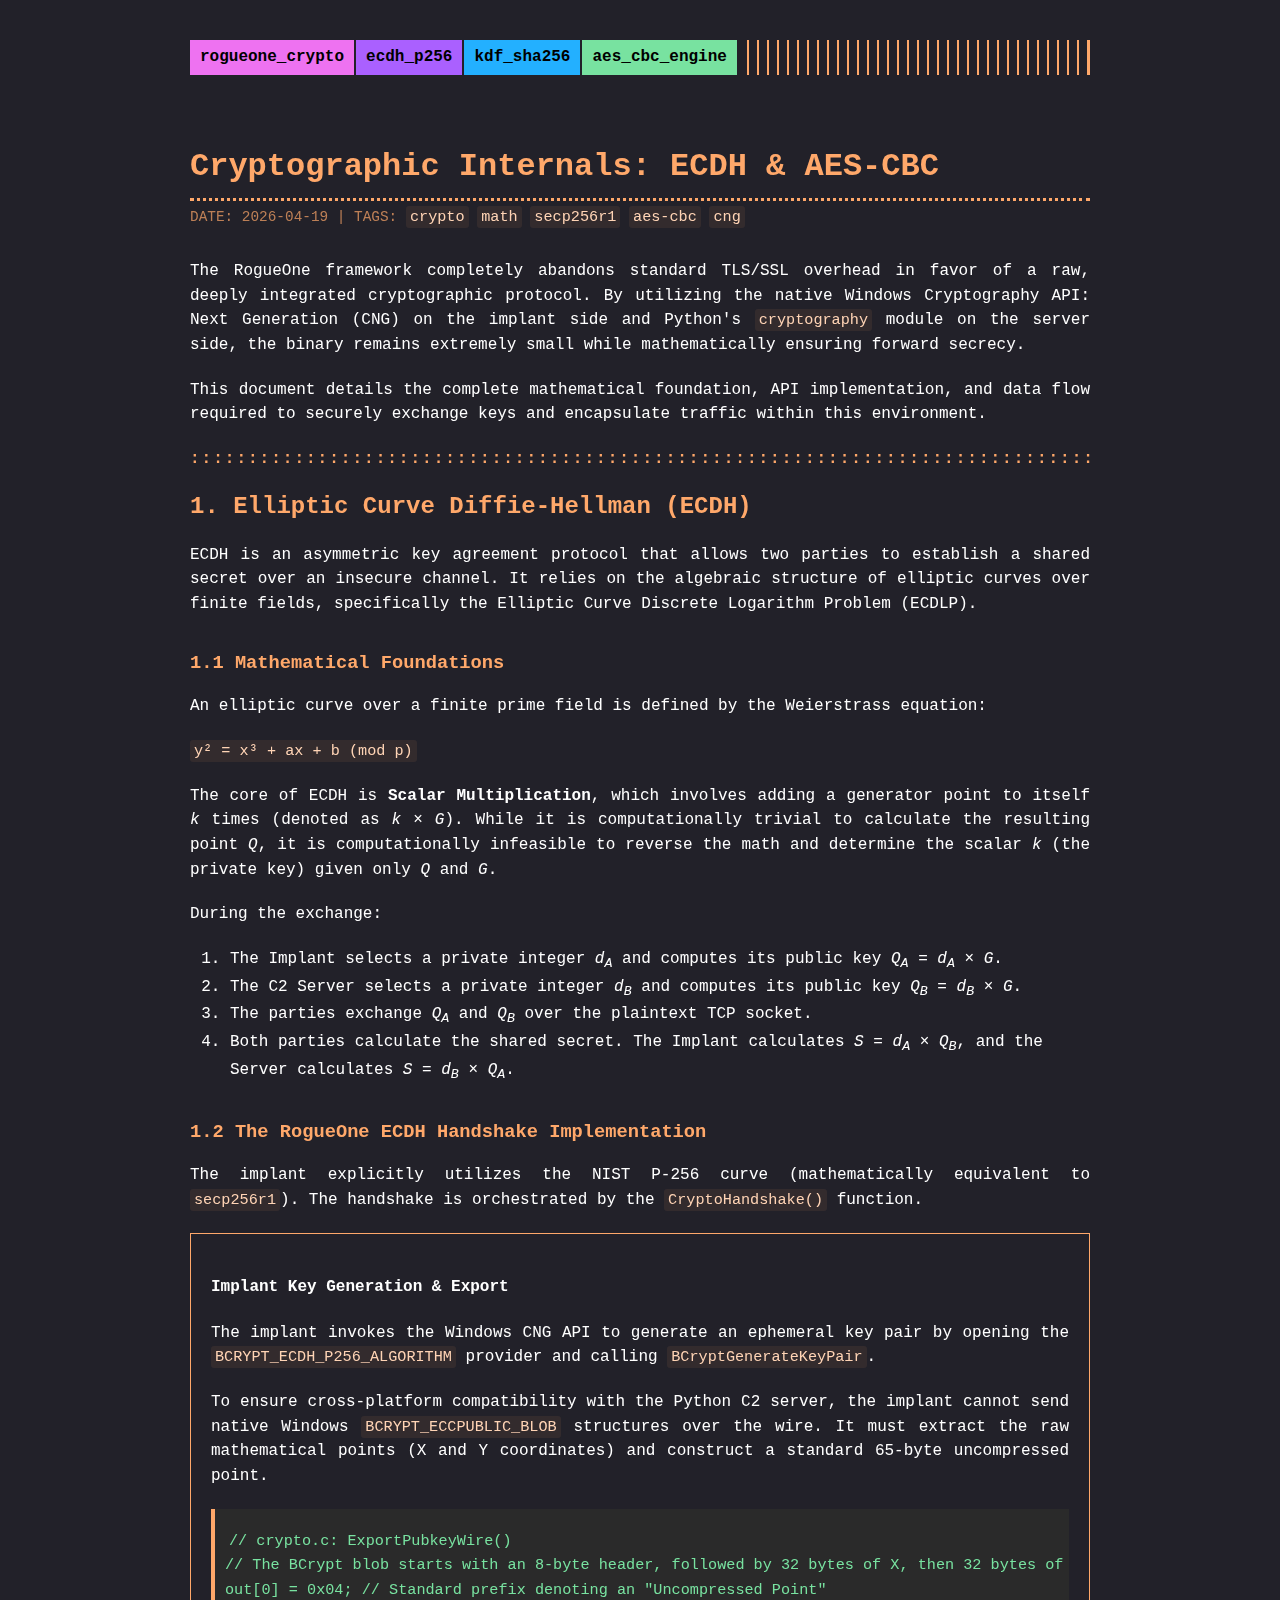
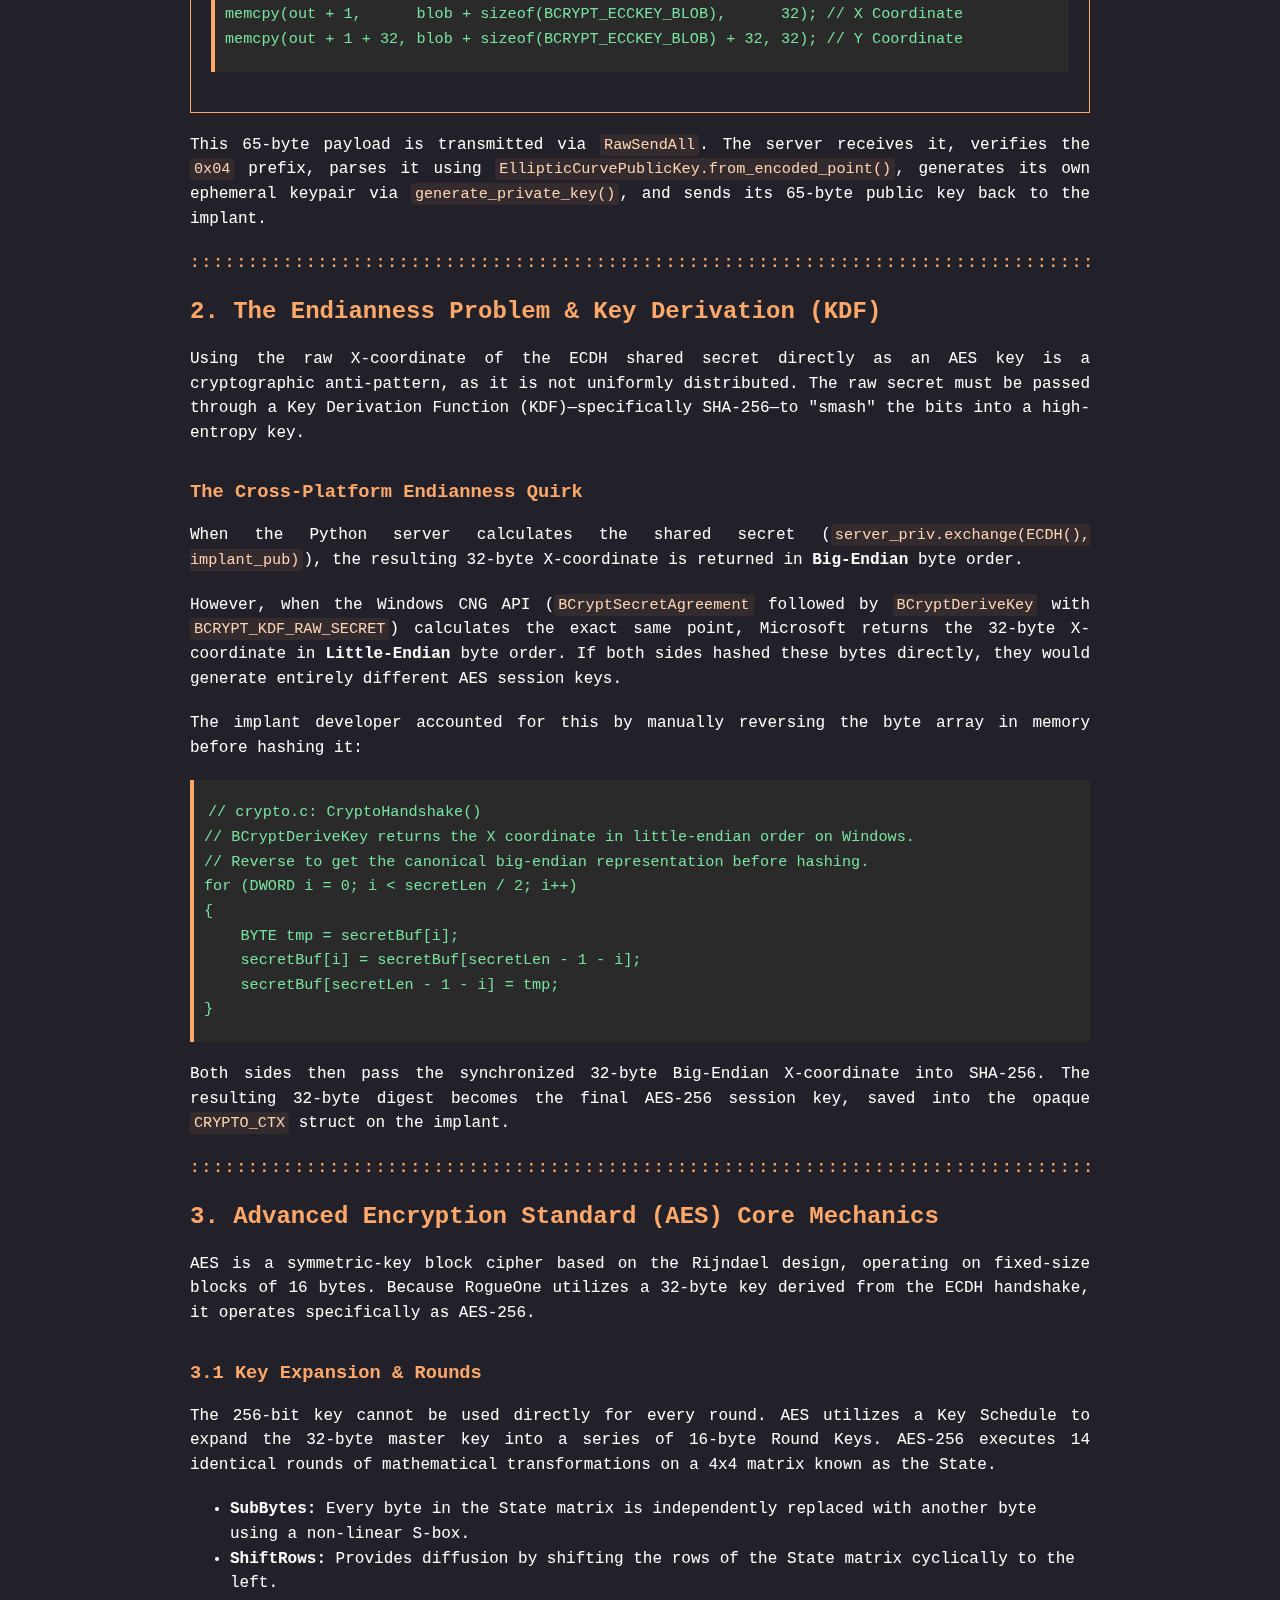
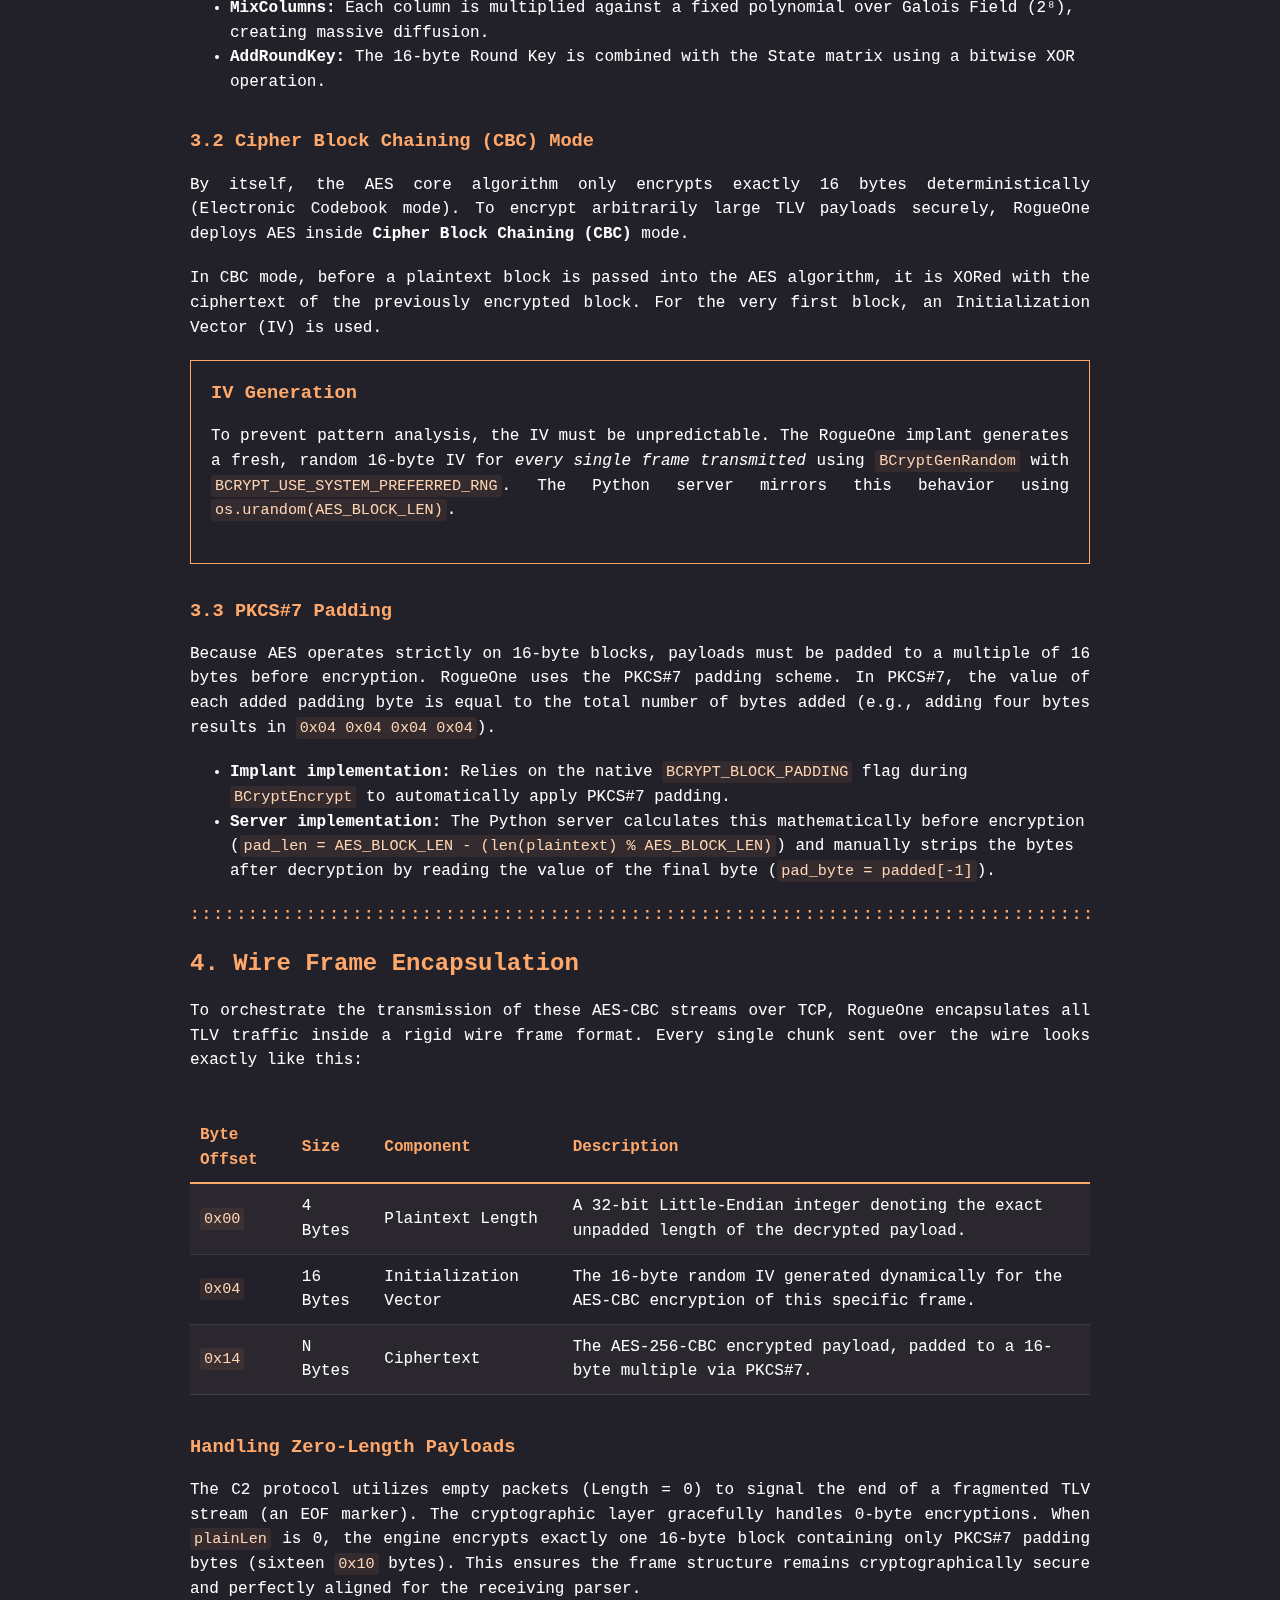
<file: r1/Encryption-Flow.html>
<!DOCTYPE html>
<html lang="en">
<head>
    <meta charset="UTF-8">
    <meta name="viewport" content="width=device-width, initial-scale=1.0">
    <title>RogueOne: Cryptography Deep Dive</title>
    <style>
        /* Modern Vanilla CSS Variables */
        :root {
            --accent-blue: #23B0FF;
            --accent-green: #78E2A0;
            --accent-orange: #FFA86A;
            --accent-purple: #aa60ff;
            --accent-pink: #EE72F1;
            --accent-red: #FF6266;
            --accent-yellow: #dbd963;
            --accent: var(--accent-orange); /* Default accent for this page */
            --background: color-mix(in srgb, var(--accent) 2%, #1D1E28 98%);
            --accent-contrast-color: black;
            --color: white;
            --border-color: rgba(255, 255, 255, .1);
        }

        /* Fira Code Fallback (Using system Monospace for immediate rendering) */
        body {
            margin: 0;
            padding: 0;
            font-family: 'Fira Code', Monaco, Consolas, Ubuntu Mono, monospace;
            font-size: 1rem;
            line-height: 1.54;
            background-color: var(--background);
            color: var(--color);
            -webkit-font-smoothing: antialiased;
        }

        /* Custom Scrollbars */
        ::-webkit-scrollbar { height: 6px; width: 6px; background-color: transparent; }
        ::-webkit-scrollbar-thumb { background-color: #4a4d52; border: 1px solid #282a2d; border-radius: 2px; }

        .container {
            display: flex;
            flex-direction: column;
            padding: 40px;
            max-width: 900px;
            margin: 0 auto;
        }

        /* Header Navigation Styles */
        .header { display: flex; flex-direction: column; position: relative; margin-bottom: 40px;}
        .header__logo {
            display: flex; flex: 1 1 auto; column-gap: 2px;
            border-right: var(--accent) 2px solid;
            font-weight: bold;
            margin-bottom: 10px;
        }
        .header__logo:after {
            content: '';
            background: repeating-linear-gradient(90deg, transparent, transparent 8px, var(--accent) 8px, var(--accent) 10px);
            display: block; width: 100%; right: 10px;
        }
        
        .header-link {
            display: flex; align-items: center; text-decoration: none;
            background: var(--accent); color: var(--accent-contrast-color);
            padding: 5px 10px; transition: 0.3s all ease;
        }
        .header-link:hover { background-color: color-mix(in srgb, var(--accent) 75%, black); }

        /* Rainbow Math for Header Links */
        .header__logo > a:nth-child(1) { --accent: var(--accent-pink); }
        .header__logo > a:nth-child(2) { --accent: var(--accent-purple); }
        .header__logo > a:nth-child(3) { --accent: var(--accent-blue); }
        .header__logo > a:nth-child(4) { --accent: var(--accent-green); }

        /* Typography & Layout */
        h1, h2, h3 { color: var(--accent); line-height: 1.3; }
        h1 { border-bottom: 3px dotted var(--accent); padding-bottom: 10px; margin-bottom: 5px; }
        h3 { margin-top: 35px; }
        
        p { margin-bottom: 20px; overflow-wrap: break-word; text-align: justify; }

        code {
            background: color-mix(in srgb, var(--accent), transparent 92%);
            color: color-mix(in srgb, var(--accent), white);
            padding: 2px 4px; border-radius: 3px; font-size: 0.95rem;
        }

        pre {
            background: #2a2a2a !important; padding: 20px 10px;
            margin: 20px 0; overflow: auto;
            border-left: 4px solid var(--accent);
        }
        pre code { background: none !important; color: var(--accent-green); }

        table { width: 100%; border-collapse: collapse; margin: 40px 0; }
        th, td { padding: 10px; text-align: left; border-bottom: 1px solid var(--border-color); }
        th { color: var(--accent); border-bottom: 2px solid var(--accent); }
        table tbody tr:nth-child(2n+1) { background-color: color-mix(in srgb, var(--accent) 2%, #ffffff05); }

        .framed { border: 1px solid var(--accent); padding: 20px; margin: 20px 0; }
        .framed h3 { margin-top: 0; }
        
        .tags { color: color-mix(in srgb, var(--accent), transparent 30%); font-size: 0.9rem; margin-bottom: 30px; }
        .divider { color: var(--accent); overflow: hidden; white-space: nowrap; margin: 20px 0; letter-spacing: 2px; font-weight: bold;}
    </style>
</head>
<body>

<div class="container">
    <header class="header">
        <div class="header__logo">
            <a href="#" class="header-link" style="--accent: var(--accent-pink);">rogueone_crypto</a>
            <a href="#ecdh" class="header-link" style="--accent: var(--accent-purple);">ecdh_p256</a>
            <a href="#kdf" class="header-link" style="--accent: var(--accent-blue);">kdf_sha256</a>
            <a href="#aes" class="header-link" style="--accent: var(--accent-green);">aes_cbc_engine</a>
        </div>
    </header>

    <article class="post">
        <h1>Cryptographic Internals: ECDH & AES-CBC</h1>
        <div class="tags">
            DATE: 2026-04-19 | TAGS: <code>crypto</code> <code>math</code> <code>secp256r1</code> <code>aes-cbc</code> <code>cng</code>
        </div>

        <p>The RogueOne framework completely abandons standard TLS/SSL overhead in favor of a raw, deeply integrated cryptographic protocol. By utilizing the native Windows Cryptography API: Next Generation (CNG) on the implant side and Python's <code>cryptography</code> module on the server side, the binary remains extremely small while mathematically ensuring forward secrecy.</p>

        <p>This document details the complete mathematical foundation, API implementation, and data flow required to securely exchange keys and encapsulate traffic within this environment.</p>

        <div class="divider">::::::::::::::::::::::::::::::::::::::::::::::::::::::::::::::::::::::::::::::::::::::::::::</div>

        <h2 id="ecdh">1. Elliptic Curve Diffie-Hellman (ECDH)</h2>
        <p>ECDH is an asymmetric key agreement protocol that allows two parties to establish a shared secret over an insecure channel. It relies on the algebraic structure of elliptic curves over finite fields, specifically the Elliptic Curve Discrete Logarithm Problem (ECDLP).</p>

        <h3>1.1 Mathematical Foundations</h3>
        <p>An elliptic curve over a finite prime field is defined by the Weierstrass equation:</p>
        <p><code>y² = x³ + ax + b (mod p)</code></p>
        <p>The core of ECDH is <strong>Scalar Multiplication</strong>, which involves adding a generator point to itself <em>k</em> times (denoted as <em>k &times; G</em>). While it is computationally trivial to calculate the resulting point <em>Q</em>, it is computationally infeasible to reverse the math and determine the scalar <em>k</em> (the private key) given only <em>Q</em> and <em>G</em>.</p>
        <p>During the exchange:</p>
        <ol>
            <li>The Implant selects a private integer <em>d<sub>A</sub></em> and computes its public key <em>Q<sub>A</sub> = d<sub>A</sub> &times; G</em>.</li>
            <li>The C2 Server selects a private integer <em>d<sub>B</sub></em> and computes its public key <em>Q<sub>B</sub> = d<sub>B</sub> &times; G</em>.</li>
            <li>The parties exchange <em>Q<sub>A</sub></em> and <em>Q<sub>B</sub></em> over the plaintext TCP socket.</li>
            <li>Both parties calculate the shared secret. The Implant calculates <em>S = d<sub>A</sub> &times; Q<sub>B</sub></em>, and the Server calculates <em>S = d<sub>B</sub> &times; Q<sub>A</sub></em>.</li>
        </ol>

        <h3>1.2 The RogueOne ECDH Handshake Implementation</h3>
        <p>The implant explicitly utilizes the NIST P-256 curve (mathematically equivalent to <code>secp256r1</code>). The handshake is orchestrated by the <code>CryptoHandshake()</code> function.</p>

        <div class="framed">
            <h4>Implant Key Generation & Export</h4>
            <p>The implant invokes the Windows CNG API to generate an ephemeral key pair by opening the <code>BCRYPT_ECDH_P256_ALGORITHM</code> provider and calling <code>BCryptGenerateKeyPair</code>.</p>
            <p>To ensure cross-platform compatibility with the Python C2 server, the implant cannot send native Windows <code>BCRYPT_ECCPUBLIC_BLOB</code> structures over the wire. It must extract the raw mathematical points (X and Y coordinates) and construct a standard 65-byte uncompressed point.</p>
<pre><code>// crypto.c: ExportPubkeyWire()
// The BCrypt blob starts with an 8-byte header, followed by 32 bytes of X, then 32 bytes of Y.
out[0] = 0x04; // Standard prefix denoting an "Uncompressed Point"
memcpy(out + 1,      blob + sizeof(BCRYPT_ECCKEY_BLOB),      32); // X Coordinate
memcpy(out + 1 + 32, blob + sizeof(BCRYPT_ECCKEY_BLOB) + 32, 32); // Y Coordinate</code></pre>
        </div>

        <p>This 65-byte payload is transmitted via <code>RawSendAll</code>. The server receives it, verifies the <code>0x04</code> prefix, parses it using <code>EllipticCurvePublicKey.from_encoded_point()</code>, generates its own ephemeral keypair via <code>generate_private_key()</code>, and sends its 65-byte public key back to the implant.</p>

        <div class="divider">::::::::::::::::::::::::::::::::::::::::::::::::::::::::::::::::::::::::::::::::::::::::::::</div>

        <h2 id="kdf">2. The Endianness Problem & Key Derivation (KDF)</h2>
        <p>Using the raw X-coordinate of the ECDH shared secret directly as an AES key is a cryptographic anti-pattern, as it is not uniformly distributed. The raw secret must be passed through a Key Derivation Function (KDF)—specifically SHA-256—to "smash" the bits into a high-entropy key.</p>

        <h3>The Cross-Platform Endianness Quirk</h3>
        <p>When the Python server calculates the shared secret (<code>server_priv.exchange(ECDH(), implant_pub)</code>), the resulting 32-byte X-coordinate is returned in <strong>Big-Endian</strong> byte order.</p>
        <p>However, when the Windows CNG API (<code>BCryptSecretAgreement</code> followed by <code>BCryptDeriveKey</code> with <code>BCRYPT_KDF_RAW_SECRET</code>) calculates the exact same point, Microsoft returns the 32-byte X-coordinate in <strong>Little-Endian</strong> byte order. If both sides hashed these bytes directly, they would generate entirely different AES session keys.</p>
        <p>The implant developer accounted for this by manually reversing the byte array in memory before hashing it:</p>

<pre><code>// crypto.c: CryptoHandshake()
// BCryptDeriveKey returns the X coordinate in little-endian order on Windows.
// Reverse to get the canonical big-endian representation before hashing.
for (DWORD i = 0; i < secretLen / 2; i++)
{
    BYTE tmp = secretBuf[i];
    secretBuf[i] = secretBuf[secretLen - 1 - i];
    secretBuf[secretLen - 1 - i] = tmp;
}</code></pre>

        <p>Both sides then pass the synchronized 32-byte Big-Endian X-coordinate into SHA-256. The resulting 32-byte digest becomes the final AES-256 session key, saved into the opaque <code>CRYPTO_CTX</code> struct on the implant.</p>

        <div class="divider">::::::::::::::::::::::::::::::::::::::::::::::::::::::::::::::::::::::::::::::::::::::::::::</div>

        <h2 id="aes">3. Advanced Encryption Standard (AES) Core Mechanics</h2>
        <p>AES is a symmetric-key block cipher based on the Rijndael design, operating on fixed-size blocks of 16 bytes. Because RogueOne utilizes a 32-byte key derived from the ECDH handshake, it operates specifically as AES-256.</p>

        <h3>3.1 Key Expansion & Rounds</h3>
        <p>The 256-bit key cannot be used directly for every round. AES utilizes a Key Schedule to expand the 32-byte master key into a series of 16-byte Round Keys. AES-256 executes 14 identical rounds of mathematical transformations on a 4x4 matrix known as the State.</p>
        <ul>
            <li><strong>SubBytes:</strong> Every byte in the State matrix is independently replaced with another byte using a non-linear S-box.</li>
            <li><strong>ShiftRows:</strong> Provides diffusion by shifting the rows of the State matrix cyclically to the left.</li>
            <li><strong>MixColumns:</strong> Each column is multiplied against a fixed polynomial over Galois Field (2⁸), creating massive diffusion.</li>
            <li><strong>AddRoundKey:</strong> The 16-byte Round Key is combined with the State matrix using a bitwise XOR operation.</li>
        </ul>

        <h3>3.2 Cipher Block Chaining (CBC) Mode</h3>
        <p>By itself, the AES core algorithm only encrypts exactly 16 bytes deterministically (Electronic Codebook mode). To encrypt arbitrarily large TLV payloads securely, RogueOne deploys AES inside <strong>Cipher Block Chaining (CBC)</strong> mode.</p>
        
        <p>In CBC mode, before a plaintext block is passed into the AES algorithm, it is XORed with the ciphertext of the previously encrypted block. For the very first block, an Initialization Vector (IV) is used.</p>

        <div class="framed">
            <h3>IV Generation</h3>
            <p>To prevent pattern analysis, the IV must be unpredictable. The RogueOne implant generates a fresh, random 16-byte IV for <em>every single frame transmitted</em> using <code>BCryptGenRandom</code> with <code>BCRYPT_USE_SYSTEM_PREFERRED_RNG</code>. The Python server mirrors this behavior using <code>os.urandom(AES_BLOCK_LEN)</code>.</p>
        </div>

        <h3>3.3 PKCS#7 Padding</h3>
        <p>Because AES operates strictly on 16-byte blocks, payloads must be padded to a multiple of 16 bytes before encryption. RogueOne uses the PKCS#7 padding scheme. In PKCS#7, the value of each added padding byte is equal to the total number of bytes added (e.g., adding four bytes results in <code>0x04 0x04 0x04 0x04</code>).</p>
        <ul>
            <li><strong>Implant implementation:</strong> Relies on the native <code>BCRYPT_BLOCK_PADDING</code> flag during <code>BCryptEncrypt</code> to automatically apply PKCS#7 padding.</li>
            <li><strong>Server implementation:</strong> The Python server calculates this mathematically before encryption (<code>pad_len = AES_BLOCK_LEN - (len(plaintext) % AES_BLOCK_LEN)</code>) and manually strips the bytes after decryption by reading the value of the final byte (<code>pad_byte = padded[-1]</code>).</li>
        </ul>

        <div class="divider">::::::::::::::::::::::::::::::::::::::::::::::::::::::::::::::::::::::::::::::::::::::::::::</div>

        <h2 id="wire">4. Wire Frame Encapsulation</h2>
        <p>To orchestrate the transmission of these AES-CBC streams over TCP, RogueOne encapsulates all TLV traffic inside a rigid wire frame format. Every single chunk sent over the wire looks exactly like this:</p>

        <table>
            <thead>
                <tr>
                    <th>Byte Offset</th>
                    <th>Size</th>
                    <th>Component</th>
                    <th>Description</th>
                </tr>
            </thead>
            <tbody>
                <tr>
                    <td><code>0x00</code></td>
                    <td>4 Bytes</td>
                    <td>Plaintext Length</td>
                    <td>A 32-bit Little-Endian integer denoting the exact unpadded length of the decrypted payload.</td>
                </tr>
                <tr>
                    <td><code>0x04</code></td>
                    <td>16 Bytes</td>
                    <td>Initialization Vector</td>
                    <td>The 16-byte random IV generated dynamically for the AES-CBC encryption of this specific frame.</td>
                </tr>
                <tr>
                    <td><code>0x14</code></td>
                    <td>N Bytes</td>
                    <td>Ciphertext</td>
                    <td>The AES-256-CBC encrypted payload, padded to a 16-byte multiple via PKCS#7.</td>
                </tr>
            </tbody>
        </table>

        <h3>Handling Zero-Length Payloads</h3>
        <p>The C2 protocol utilizes empty packets (Length = 0) to signal the end of a fragmented TLV stream (an EOF marker). The cryptographic layer gracefully handles 0-byte encryptions. When <code>plainLen</code> is 0, the engine encrypts exactly one 16-byte block containing only PKCS#7 padding bytes (sixteen <code>0x10</code> bytes). This ensures the frame structure remains cryptographically secure and perfectly aligned for the receiving parser.</p>

    </article>
</div>

</body>
</html>
</file>
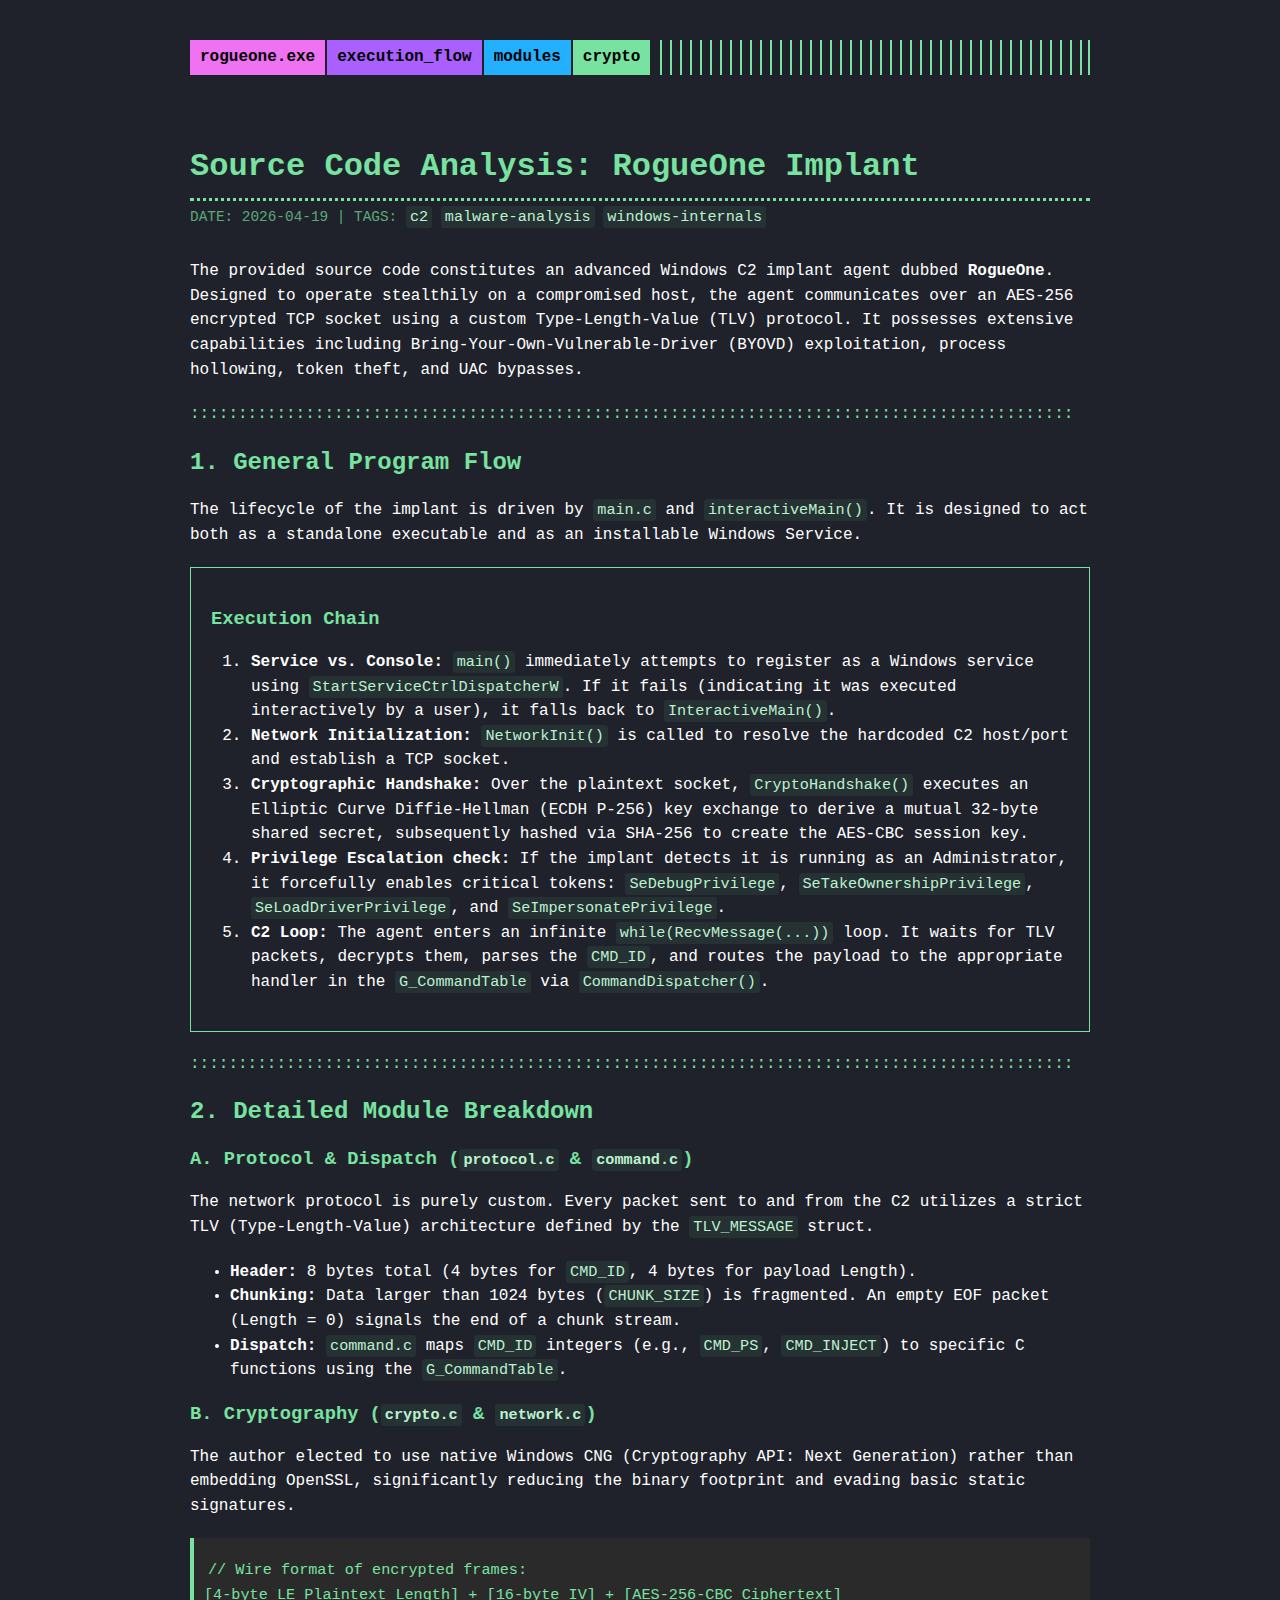
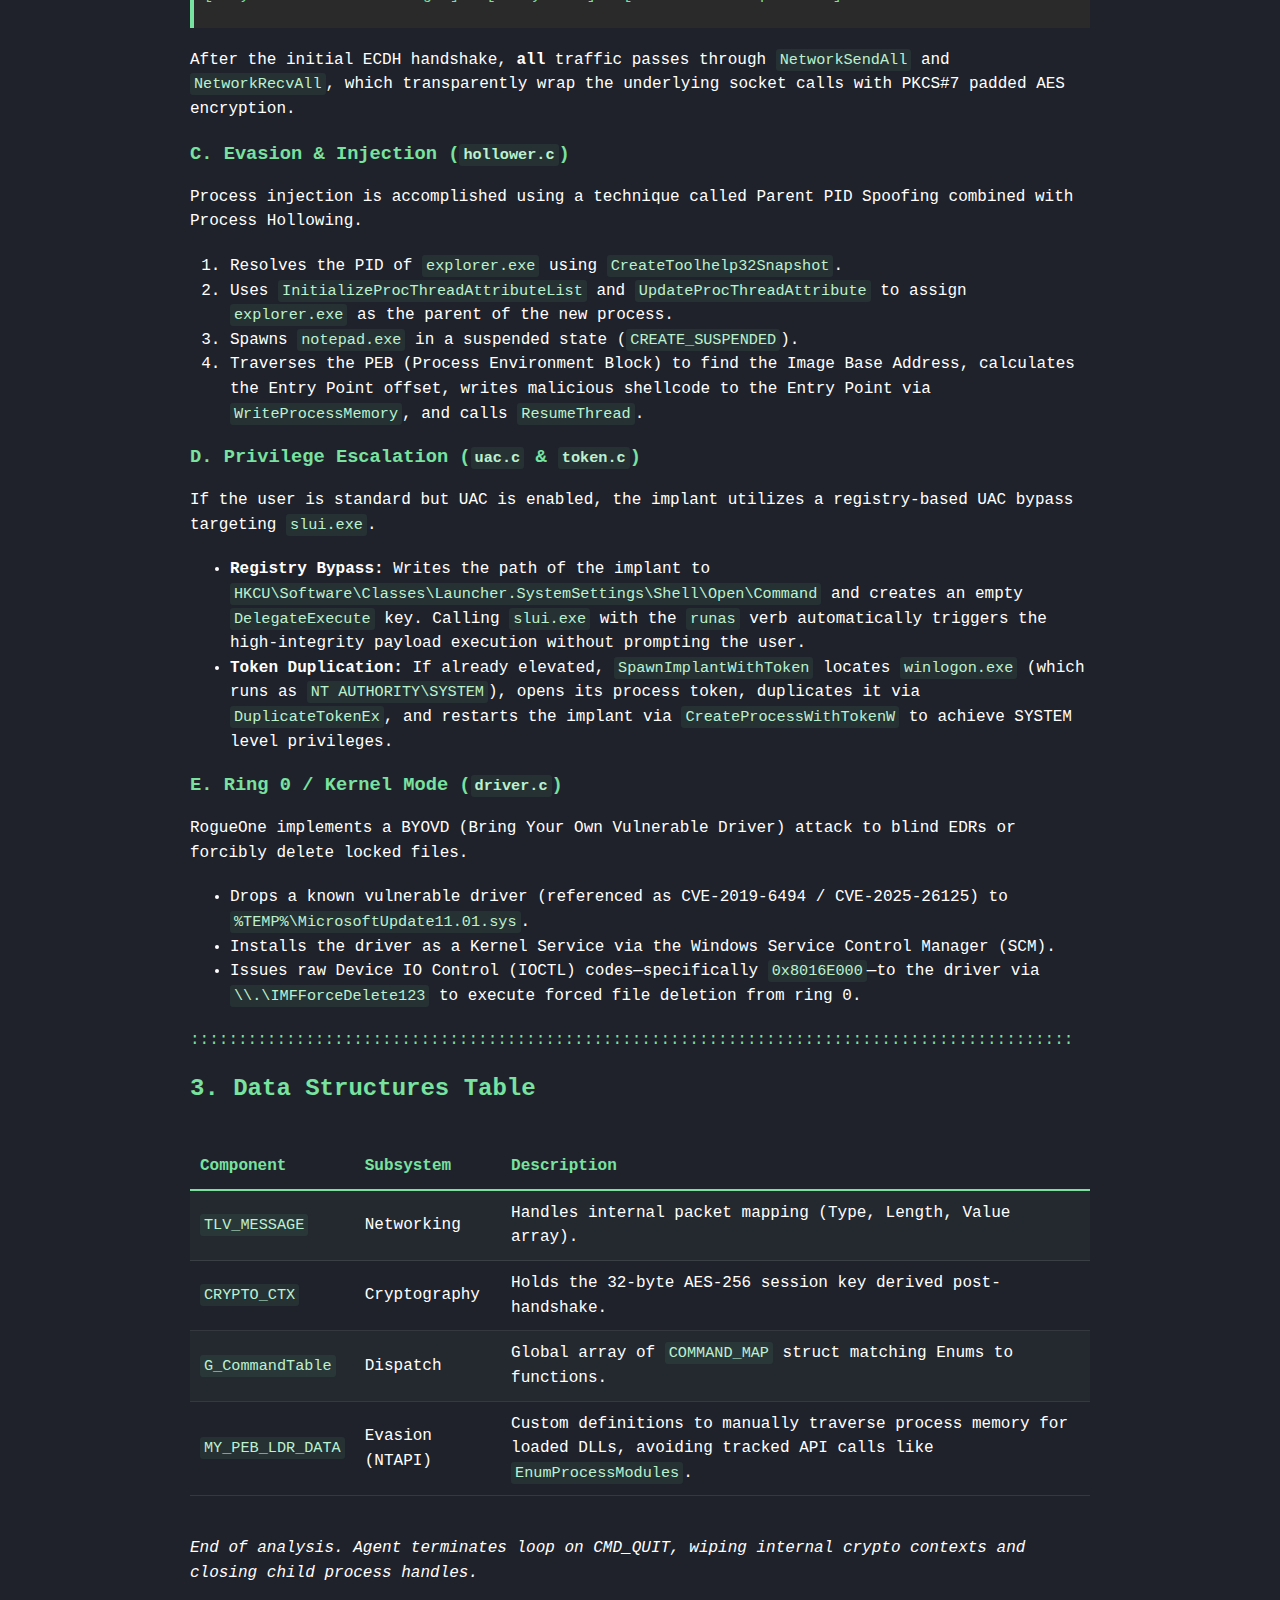
<file: r1/Implant.html>
<!DOCTYPE html>
<html lang="en">
<head>
    <meta charset="UTF-8">
    <meta name="viewport" content="width=device-width, initial-scale=1.0">
    <title>RogueOne Implant Analysis</title>
    <style>
        /* Modern Vanilla CSS Variables */
        :root {
            --accent-blue: #23B0FF;
            --accent-green: #78E2A0;
            --accent-orange: #FFA86A;
            --accent-purple: #aa60ff;
            --accent-pink: #EE72F1;
            --accent-red: #FF6266;
            --accent-yellow: #dbd963;
            --accent: var(--accent-green); /* Default accent for this page */
            --background: color-mix(in srgb, var(--accent) 2%, #1D1E28 98%);
            --accent-contrast-color: black;
            --color: white;
            --border-color: rgba(255, 255, 255, .1);
        }

        /* Fira Code Fallback (Using system Monospace for immediate rendering) */
        body {
            margin: 0;
            padding: 0;
            font-family: 'Fira Code', Monaco, Consolas, Ubuntu Mono, monospace;
            font-size: 1rem;
            line-height: 1.54;
            background-color: var(--background);
            color: var(--color);
            -webkit-font-smoothing: antialiased;
        }

        /* Custom Scrollbars */
        ::-webkit-scrollbar { height: 6px; width: 6px; background-color: transparent; }
        ::-webkit-scrollbar-thumb { background-color: #4a4d52; border: 1px solid #282a2d; border-radius: 2px; }

        .container {
            display: flex;
            flex-direction: column;
            padding: 40px;
            max-width: 900px;
            margin: 0 auto;
        }

        /* Header Navigation Styles */
        .header { display: flex; flex-direction: column; position: relative; margin-bottom: 40px;}
        .header__logo {
            display: flex; flex: 1 1 auto; column-gap: 2px;
            border-right: var(--accent) 2px solid;
            font-weight: bold;
            margin-bottom: 10px;
        }
        .header__logo:after {
            content: '';
            background: repeating-linear-gradient(90deg, transparent, transparent 8px, var(--accent) 8px, var(--accent) 10px);
            display: block; width: 100%; right: 10px;
        }
        
        .header-link {
            display: flex; align-items: center; text-decoration: none;
            background: var(--accent); color: var(--accent-contrast-color);
            padding: 5px 10px; transition: 0.3s all ease;
        }
        .header-link:hover { background-color: color-mix(in srgb, var(--accent) 75%, black); }

        /* Rainbow Math for Header Links */
        .header__logo > a:nth-child(1) { --accent: var(--accent-pink); }
        .header__logo > a:nth-child(2) { --accent: var(--accent-purple); }
        .header__logo > a:nth-child(3) { --accent: var(--accent-blue); }
        .header__logo > a:nth-child(4) { --accent: var(--accent-green); }

        /* Typography & Layout */
        h1, h2, h3 { color: var(--accent); line-height: 1.3; }
        h1 { border-bottom: 3px dotted var(--accent); padding-bottom: 10px; margin-bottom: 5px; }
        
        p { margin-bottom: 20px; overflow-wrap: break-word; }

        code {
            background: color-mix(in srgb, var(--accent), transparent 92%);
            color: color-mix(in srgb, var(--accent), white);
            padding: 2px 4px; border-radius: 3px; font-size: 0.95rem;
        }

        pre {
            background: #2a2a2a !important; padding: 20px 10px;
            margin: 20px 0; overflow: auto;
            border-left: 4px solid var(--accent);
        }
        pre code { background: none !important; color: #78E2A0; }

        table { width: 100%; border-collapse: collapse; margin: 40px 0; }
        th, td { padding: 10px; text-align: left; border-bottom: 1px solid var(--border-color); }
        th { color: var(--accent); border-bottom: 2px solid var(--accent); }
        table tbody tr:nth-child(2n+1) { background-color: color-mix(in srgb, var(--accent) 2%, #ffffff05); }

        .framed { border: 1px solid var(--accent); padding: 20px; margin: 20px 0; }
        
        .tags { color: color-mix(in srgb, var(--accent), transparent 30%); font-size: 0.9rem; margin-bottom: 30px; }
        .divider { color: var(--accent); overflow: hidden; white-space: nowrap; margin: 20px 0; }
    </style>
</head>
<body>

<div class="container">
    <header class="header">
        <div class="header__logo">
            <a href="#" class="header-link" style="--accent: var(--accent-pink);">rogueone.exe</a>
            <a href="#flow" class="header-link" style="--accent: var(--accent-purple);">execution_flow</a>
            <a href="#modules" class="header-link" style="--accent: var(--accent-blue);">modules</a>
            <a href="#crypto" class="header-link" style="--accent: var(--accent-green);">crypto</a>
        </div>
    </header>

    <article class="post">
        <h1>Source Code Analysis: RogueOne Implant</h1>
        <div class="tags">
            DATE: 2026-04-19 | TAGS: <code>c2</code> <code>malware-analysis</code> <code>windows-internals</code>
        </div>

        <p>The provided source code constitutes an advanced Windows C2 implant agent dubbed <strong>RogueOne</strong>. Designed to operate stealthily on a compromised host, the agent communicates over an AES-256 encrypted TCP socket using a custom Type-Length-Value (TLV) protocol. It possesses extensive capabilities including Bring-Your-Own-Vulnerable-Driver (BYOVD) exploitation, process hollowing, token theft, and UAC bypasses.</p>

        <div class="divider">::::::::::::::::::::::::::::::::::::::::::::::::::::::::::::::::::::::::::::::::::::::::::::</div>

        <h2 id="flow">1. General Program Flow</h2>
        <p>The lifecycle of the implant is driven by <code>main.c</code> and <code>interactiveMain()</code>. It is designed to act both as a standalone executable and as an installable Windows Service.</p>
        
        <div class="framed">
            <h3>Execution Chain</h3>
            <ol>
                <li><strong>Service vs. Console:</strong> <code>main()</code> immediately attempts to register as a Windows service using <code>StartServiceCtrlDispatcherW</code>. If it fails (indicating it was executed interactively by a user), it falls back to <code>InteractiveMain()</code>.</li>
                <li><strong>Network Initialization:</strong> <code>NetworkInit()</code> is called to resolve the hardcoded C2 host/port and establish a TCP socket.</li>
                <li><strong>Cryptographic Handshake:</strong> Over the plaintext socket, <code>CryptoHandshake()</code> executes an Elliptic Curve Diffie-Hellman (ECDH P-256) key exchange to derive a mutual 32-byte shared secret, subsequently hashed via SHA-256 to create the AES-CBC session key.</li>
                <li><strong>Privilege Escalation check:</strong> If the implant detects it is running as an Administrator, it forcefully enables critical tokens: <code>SeDebugPrivilege</code>, <code>SeTakeOwnershipPrivilege</code>, <code>SeLoadDriverPrivilege</code>, and <code>SeImpersonatePrivilege</code>.</li>
                <li><strong>C2 Loop:</strong> The agent enters an infinite <code>while(RecvMessage(...))</code> loop. It waits for TLV packets, decrypts them, parses the <code>CMD_ID</code>, and routes the payload to the appropriate handler in the <code>G_CommandTable</code> via <code>CommandDispatcher()</code>.</li>
            </ol>
        </div>

        <div class="divider">::::::::::::::::::::::::::::::::::::::::::::::::::::::::::::::::::::::::::::::::::::::::::::</div>

        <h2 id="modules">2. Detailed Module Breakdown</h2>

        <h3>A. Protocol & Dispatch (<code>protocol.c</code> & <code>command.c</code>)</h3>
        <p>The network protocol is purely custom. Every packet sent to and from the C2 utilizes a strict TLV (Type-Length-Value) architecture defined by the <code>TLV_MESSAGE</code> struct.</p>
        <ul>
            <li><strong>Header:</strong> 8 bytes total (4 bytes for <code>CMD_ID</code>, 4 bytes for payload Length).</li>
            <li><strong>Chunking:</strong> Data larger than 1024 bytes (<code>CHUNK_SIZE</code>) is fragmented. An empty EOF packet (Length = 0) signals the end of a chunk stream.</li>
            <li><strong>Dispatch:</strong> <code>command.c</code> maps <code>CMD_ID</code> integers (e.g., <code>CMD_PS</code>, <code>CMD_INJECT</code>) to specific C functions using the <code>G_CommandTable</code>.</li>
        </ul>

        <h3>B. Cryptography (<code>crypto.c</code> & <code>network.c</code>)</h3>
        <p>The author elected to use native Windows CNG (Cryptography API: Next Generation) rather than embedding OpenSSL, significantly reducing the binary footprint and evading basic static signatures.</p>
        <pre><code>// Wire format of encrypted frames:
[4-byte LE Plaintext Length] + [16-byte IV] + [AES-256-CBC Ciphertext]</code></pre>
        <p>After the initial ECDH handshake, <strong>all</strong> traffic passes through <code>NetworkSendAll</code> and <code>NetworkRecvAll</code>, which transparently wrap the underlying socket calls with PKCS#7 padded AES encryption.</p>

        <h3>C. Evasion & Injection (<code>hollower.c</code>)</h3>
        <p>Process injection is accomplished using a technique called Parent PID Spoofing combined with Process Hollowing.</p>
        <ol>
            <li>Resolves the PID of <code>explorer.exe</code> using <code>CreateToolhelp32Snapshot</code>.</li>
            <li>Uses <code>InitializeProcThreadAttributeList</code> and <code>UpdateProcThreadAttribute</code> to assign <code>explorer.exe</code> as the parent of the new process.</li>
            <li>Spawns <code>notepad.exe</code> in a suspended state (<code>CREATE_SUSPENDED</code>).</li>
            <li>Traverses the PEB (Process Environment Block) to find the Image Base Address, calculates the Entry Point offset, writes malicious shellcode to the Entry Point via <code>WriteProcessMemory</code>, and calls <code>ResumeThread</code>.</li>
        </ol>

        <h3>D. Privilege Escalation (<code>uac.c</code> & <code>token.c</code>)</h3>
        <p>If the user is standard but UAC is enabled, the implant utilizes a registry-based UAC bypass targeting <code>slui.exe</code>.</p>
        <ul>
            <li><strong>Registry Bypass:</strong> Writes the path of the implant to <code>HKCU\Software\Classes\Launcher.SystemSettings\Shell\Open\Command</code> and creates an empty <code>DelegateExecute</code> key. Calling <code>slui.exe</code> with the <code>runas</code> verb automatically triggers the high-integrity payload execution without prompting the user.</li>
            <li><strong>Token Duplication:</strong> If already elevated, <code>SpawnImplantWithToken</code> locates <code>winlogon.exe</code> (which runs as <code>NT AUTHORITY\SYSTEM</code>), opens its process token, duplicates it via <code>DuplicateTokenEx</code>, and restarts the implant via <code>CreateProcessWithTokenW</code> to achieve SYSTEM level privileges.</li>
        </ul>

        <h3>E. Ring 0 / Kernel Mode (<code>driver.c</code>)</h3>
        <p>RogueOne implements a BYOVD (Bring Your Own Vulnerable Driver) attack to blind EDRs or forcibly delete locked files.</p>
        <ul>
            <li>Drops a known vulnerable driver (referenced as CVE-2019-6494 / CVE-2025-26125) to <code>%TEMP%\MicrosoftUpdate11.01.sys</code>.</li>
            <li>Installs the driver as a Kernel Service via the Windows Service Control Manager (SCM).</li>
            <li>Issues raw Device IO Control (IOCTL) codes—specifically <code>0x8016E000</code>—to the driver via <code>\\.\IMFForceDelete123</code> to execute forced file deletion from ring 0.</li>
        </ul>

        <div class="divider">::::::::::::::::::::::::::::::::::::::::::::::::::::::::::::::::::::::::::::::::::::::::::::</div>

        <h2>3. Data Structures Table</h2>
        <table>
            <thead>
                <tr>
                    <th>Component</th>
                    <th>Subsystem</th>
                    <th>Description</th>
                </tr>
            </thead>
            <tbody>
                <tr>
                    <td><code>TLV_MESSAGE</code></td>
                    <td>Networking</td>
                    <td>Handles internal packet mapping (Type, Length, Value array).</td>
                </tr>
                <tr>
                    <td><code>CRYPTO_CTX</code></td>
                    <td>Cryptography</td>
                    <td>Holds the 32-byte AES-256 session key derived post-handshake.</td>
                </tr>
                <tr>
                    <td><code>G_CommandTable</code></td>
                    <td>Dispatch</td>
                    <td>Global array of <code>COMMAND_MAP</code> struct matching Enums to functions.</td>
                </tr>
                <tr>
                    <td><code>MY_PEB_LDR_DATA</code></td>
                    <td>Evasion (NTAPI)</td>
                    <td>Custom definitions to manually traverse process memory for loaded DLLs, avoiding tracked API calls like <code>EnumProcessModules</code>.</td>
                </tr>
            </tbody>
        </table>

        <p><em>End of analysis. Agent terminates loop on CMD_QUIT, wiping internal crypto contexts and closing child process handles.</em></p>

    </article>
</div>

</body>
</html>
</file>
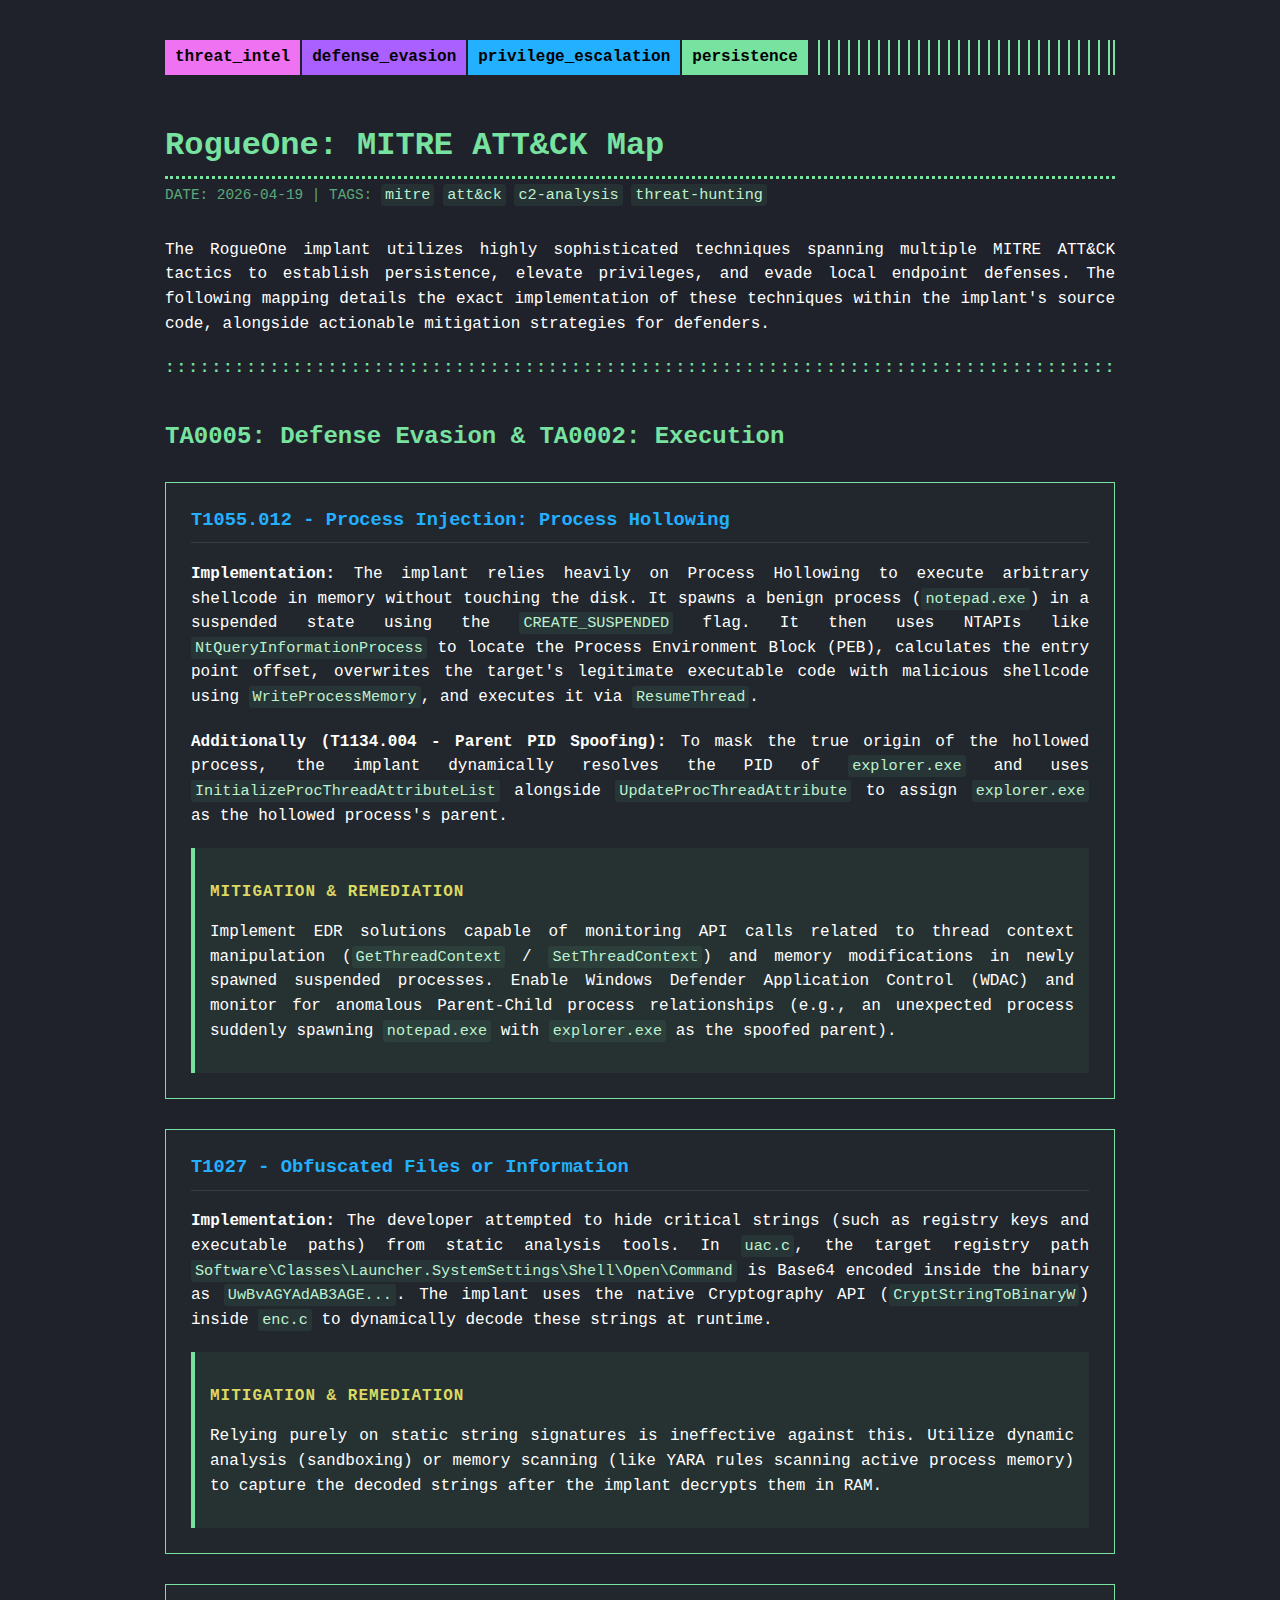
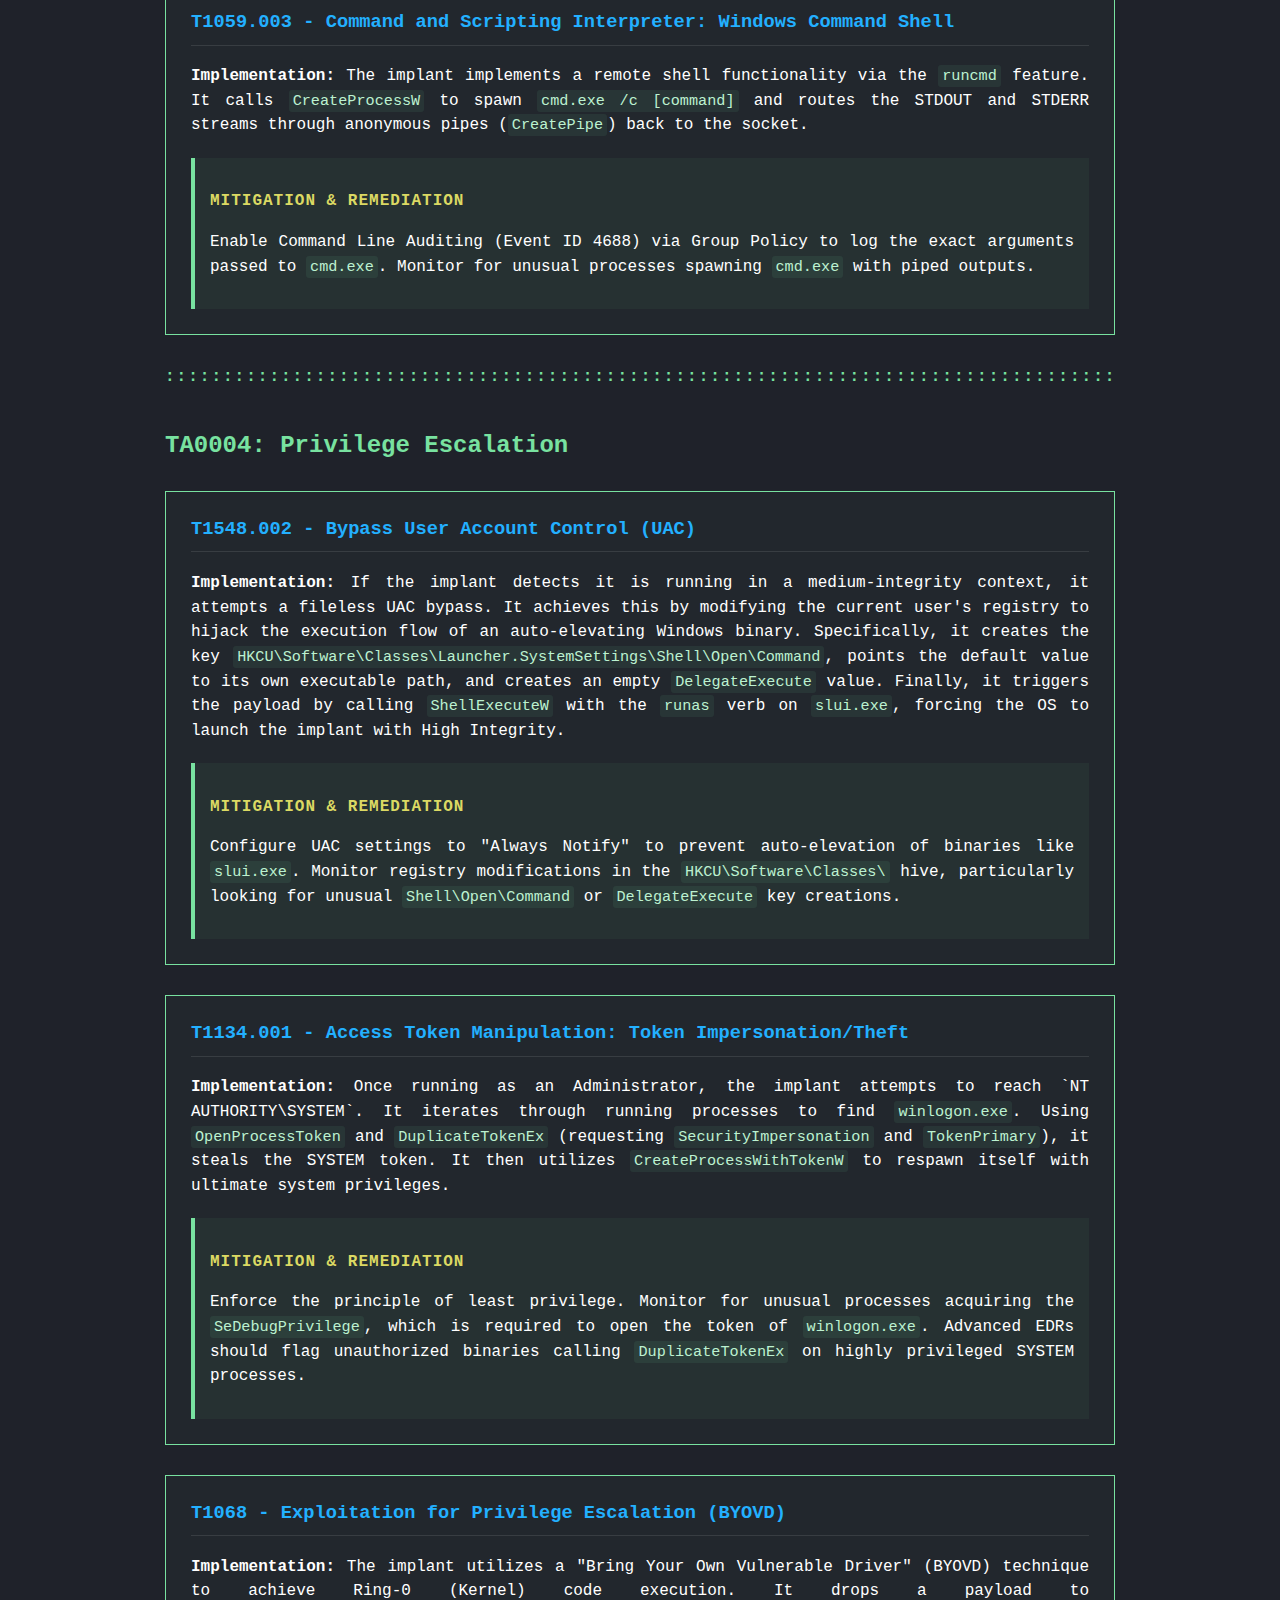
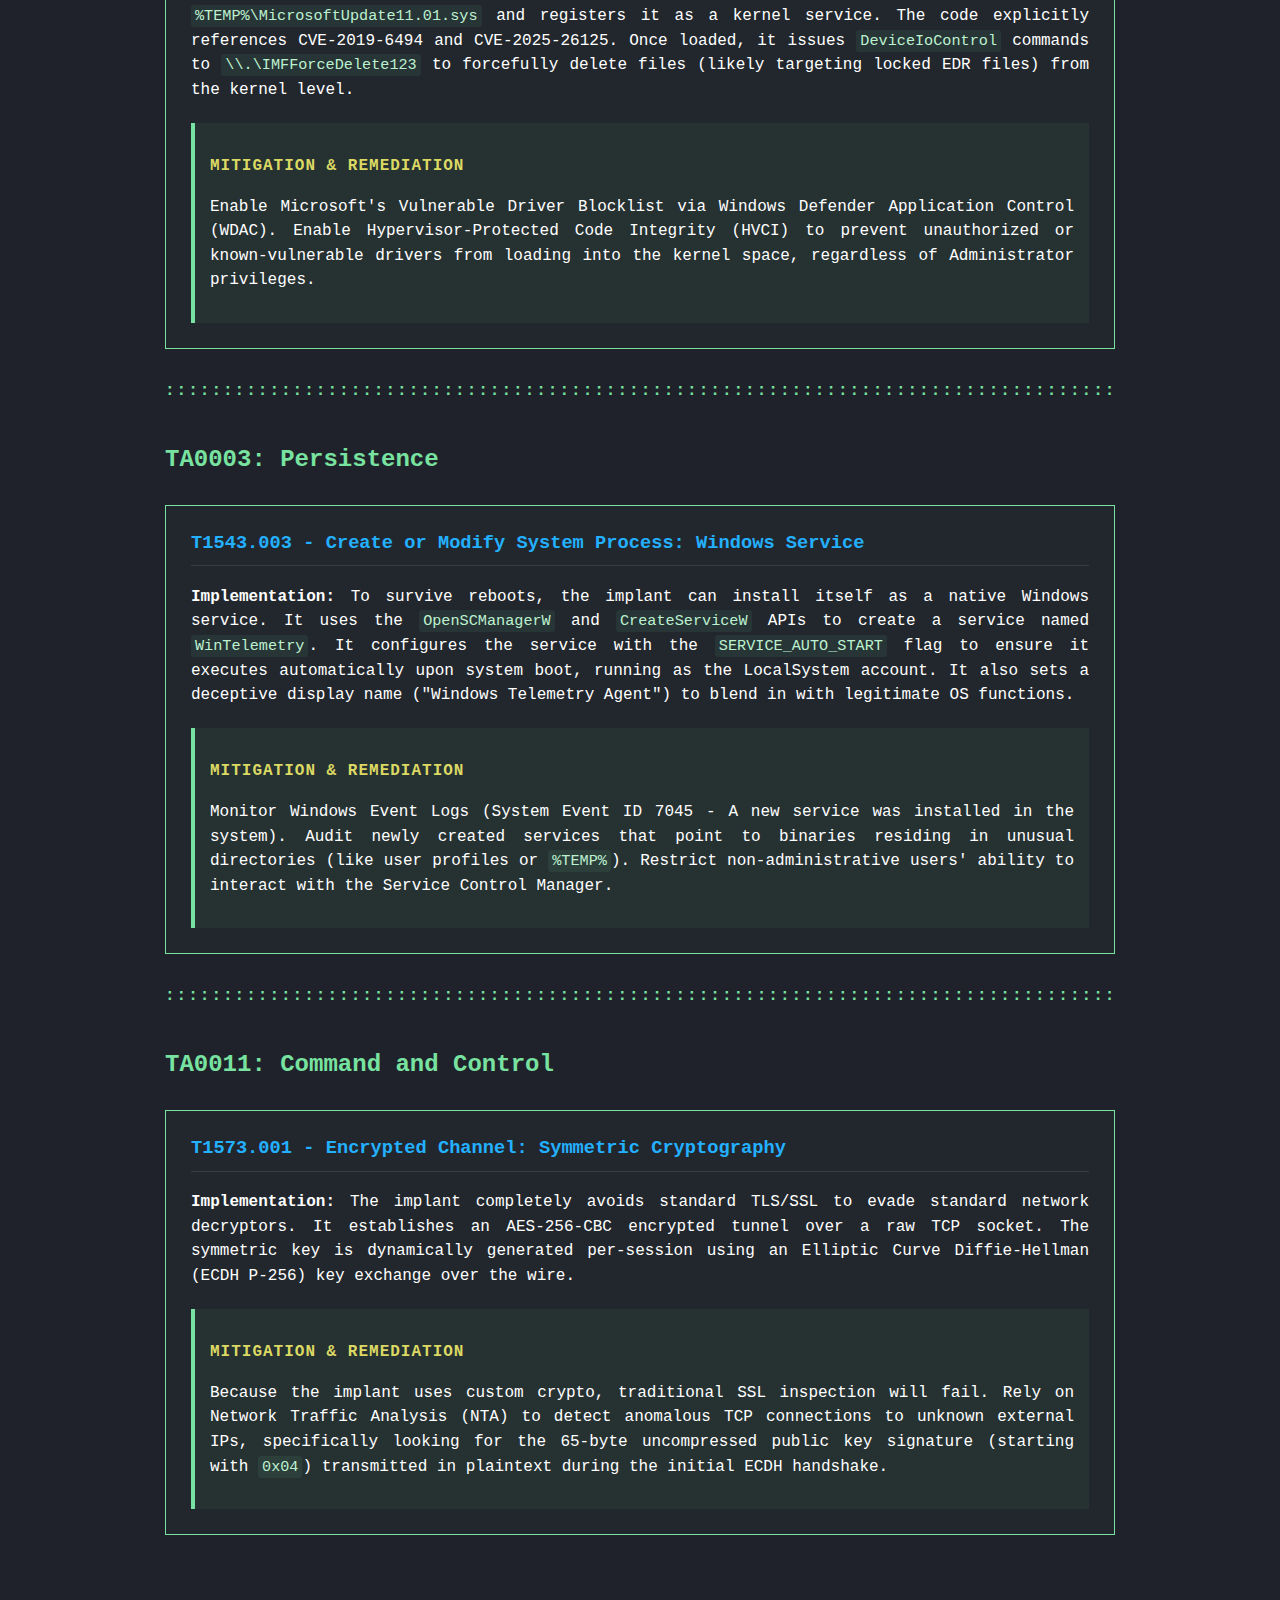
<file: r1/mitre-map.html>
<!DOCTYPE html>
<html lang="en">
<head>
    <meta charset="UTF-8">
    <meta name="viewport" content="width=device-width, initial-scale=1.0">
    <title>RogueOne: MITRE ATT&CK Mapping</title>
    <style>
        /* Modern Vanilla CSS Variables */
        :root {
            --accent-blue: #23B0FF;
            --accent-green: #78E2A0;
            --accent-orange: #FFA86A;
            --accent-purple: #aa60ff;
            --accent-pink: #EE72F1;
            --accent-red: #FF6266;
            --accent-yellow: #dbd963;
            --accent: var(--accent-green); /* Default accent for this page */
            --background: color-mix(in srgb, var(--accent) 2%, #1D1E28 98%);
            --accent-contrast-color: black;
            --color: white;
            --border-color: rgba(255, 255, 255, .1);
        }

        /* Fira Code Fallback */
        body {
            margin: 0;
            padding: 0;
            font-family: 'Fira Code', Monaco, Consolas, Ubuntu Mono, monospace;
            font-size: 1rem;
            line-height: 1.54;
            background-color: var(--background);
            color: var(--color);
            -webkit-font-smoothing: antialiased;
        }

        /* Custom Scrollbars */
        ::-webkit-scrollbar { height: 6px; width: 6px; background-color: transparent; }
        ::-webkit-scrollbar-thumb { background-color: #4a4d52; border: 1px solid #282a2d; border-radius: 2px; }

        .container {
            display: flex;
            flex-direction: column;
            padding: 40px;
            max-width: 950px;
            margin: 0 auto;
        }

        /* Header Navigation Styles */
        .header { display: flex; flex-direction: column; position: relative; margin-bottom: 40px;}
        .header__logo {
            display: flex; flex: 1 1 auto; column-gap: 2px;
            border-right: var(--accent) 2px solid;
            font-weight: bold;
            margin-bottom: 10px;
        }
        .header__logo:after {
            content: '';
            background: repeating-linear-gradient(90deg, transparent, transparent 8px, var(--accent) 8px, var(--accent) 10px);
            display: block; width: 100%; right: 10px;
        }
        
        .header-link {
            display: flex; align-items: center; text-decoration: none;
            background: var(--accent); color: var(--accent-contrast-color);
            padding: 5px 10px; transition: 0.3s all ease;
        }
        .header-link:hover { background-color: color-mix(in srgb, var(--accent) 75%, black); }

        /* Rainbow Math for Header Links */
        .header__logo > a:nth-child(1) { --accent: var(--accent-pink); }
        .header__logo > a:nth-child(2) { --accent: var(--accent-purple); }
        .header__logo > a:nth-child(3) { --accent: var(--accent-blue); }
        .header__logo > a:nth-child(4) { --accent: var(--accent-green); }

        /* Typography & Layout */
        h1, h2, h3 { color: var(--accent); line-height: 1.3; margin-top: 40px;}
        h1 { border-bottom: 3px dotted var(--accent); padding-bottom: 10px; margin-bottom: 5px; margin-top: 0;}
        h4 { color: var(--accent-yellow); margin-bottom: 5px; text-transform: uppercase; letter-spacing: 1px; }
        
        p { margin-bottom: 20px; overflow-wrap: break-word; text-align: justify; }

        code {
            background: color-mix(in srgb, var(--accent), transparent 92%);
            color: color-mix(in srgb, var(--accent), white);
            padding: 2px 4px; border-radius: 3px; font-size: 0.95rem;
        }

        .framed { border: 1px solid var(--accent); padding: 25px; margin: 30px 0; background: color-mix(in srgb, var(--accent) 3%, transparent); }
        .framed h3 { margin-top: 0; color: var(--accent-blue); border-bottom: 1px solid var(--border-color); padding-bottom: 10px;}
        
        .mitigation { border-left: 4px solid var(--accent-green); padding-left: 15px; margin-top: 20px; background: color-mix(in srgb, var(--accent-green) 5%, transparent); padding: 10px 15px;}
        .tags { color: color-mix(in srgb, var(--accent), transparent 30%); font-size: 0.9rem; margin-bottom: 30px; }
        .divider { color: var(--accent); overflow: hidden; white-space: nowrap; margin: 20px 0; letter-spacing: 2px; font-weight: bold;}
    </style>
</head>
<body>

<div class="container">
    <header class="header">
        <div class="header__logo">
            <a href="#" class="header-link" style="--accent: var(--accent-pink);">threat_intel</a>
            <a href="#evasion" class="header-link" style="--accent: var(--accent-purple);">defense_evasion</a>
            <a href="#privesc" class="header-link" style="--accent: var(--accent-blue);">privilege_escalation</a>
            <a href="#persistence" class="header-link" style="--accent: var(--accent-green);">persistence</a>
        </div>
    </header>

    <article class="post">
        <h1>RogueOne: MITRE ATT&CK Map</h1>
        <div class="tags">
            DATE: 2026-04-19 | TAGS: <code>mitre</code> <code>att&ck</code> <code>c2-analysis</code> <code>threat-hunting</code>
        </div>

        <p>The RogueOne implant utilizes highly sophisticated techniques spanning multiple MITRE ATT&CK tactics to establish persistence, elevate privileges, and evade local endpoint defenses. The following mapping details the exact implementation of these techniques within the implant's source code, alongside actionable mitigation strategies for defenders.</p>

        <div class="divider">::::::::::::::::::::::::::::::::::::::::::::::::::::::::::::::::::::::::::::::::::::::::::::</div>

        <h2 id="evasion">TA0005: Defense Evasion & TA0002: Execution</h2>

        <div class="framed">
            <h3>T1055.012 - Process Injection: Process Hollowing</h3>
            <p><strong>Implementation:</strong> The implant relies heavily on Process Hollowing to execute arbitrary shellcode in memory without touching the disk. It spawns a benign process (<code>notepad.exe</code>) in a suspended state using the <code>CREATE_SUSPENDED</code> flag. It then uses NTAPIs like <code>NtQueryInformationProcess</code> to locate the Process Environment Block (PEB), calculates the entry point offset, overwrites the target's legitimate executable code with malicious shellcode using <code>WriteProcessMemory</code>, and executes it via <code>ResumeThread</code>.</p>
            <p><strong>Additionally (T1134.004 - Parent PID Spoofing):</strong> To mask the true origin of the hollowed process, the implant dynamically resolves the PID of <code>explorer.exe</code> and uses <code>InitializeProcThreadAttributeList</code> alongside <code>UpdateProcThreadAttribute</code> to assign <code>explorer.exe</code> as the hollowed process's parent.</p>
            <div class="mitigation">
                <h4>Mitigation & Remediation</h4>
                <p>Implement EDR solutions capable of monitoring API calls related to thread context manipulation (<code>GetThreadContext</code> / <code>SetThreadContext</code>) and memory modifications in newly spawned suspended processes. Enable Windows Defender Application Control (WDAC) and monitor for anomalous Parent-Child process relationships (e.g., an unexpected process suddenly spawning <code>notepad.exe</code> with <code>explorer.exe</code> as the spoofed parent).</p>
            </div>
        </div>

        <div class="framed">
            <h3>T1027 - Obfuscated Files or Information</h3>
            <p><strong>Implementation:</strong> The developer attempted to hide critical strings (such as registry keys and executable paths) from static analysis tools. In <code>uac.c</code>, the target registry path <code>Software\Classes\Launcher.SystemSettings\Shell\Open\Command</code> is Base64 encoded inside the binary as <code>UwBvAGYAdAB3AGE...</code>. The implant uses the native Cryptography API (<code>CryptStringToBinaryW</code>) inside <code>enc.c</code> to dynamically decode these strings at runtime.</p>
            <div class="mitigation">
                <h4>Mitigation & Remediation</h4>
                <p>Relying purely on static string signatures is ineffective against this. Utilize dynamic analysis (sandboxing) or memory scanning (like YARA rules scanning active process memory) to capture the decoded strings after the implant decrypts them in RAM.</p>
            </div>
        </div>

        <div class="framed">
            <h3>T1059.003 - Command and Scripting Interpreter: Windows Command Shell</h3>
            <p><strong>Implementation:</strong> The implant implements a remote shell functionality via the <code>runcmd</code> feature. It calls <code>CreateProcessW</code> to spawn <code>cmd.exe /c [command]</code> and routes the STDOUT and STDERR streams through anonymous pipes (<code>CreatePipe</code>) back to the socket.</p>
            <div class="mitigation">
                <h4>Mitigation & Remediation</h4>
                <p>Enable Command Line Auditing (Event ID 4688) via Group Policy to log the exact arguments passed to <code>cmd.exe</code>. Monitor for unusual processes spawning <code>cmd.exe</code> with piped outputs.</p>
            </div>
        </div>

        <div class="divider">::::::::::::::::::::::::::::::::::::::::::::::::::::::::::::::::::::::::::::::::::::::::::::</div>

        <h2 id="privesc">TA0004: Privilege Escalation</h2>

        <div class="framed">
            <h3>T1548.002 - Bypass User Account Control (UAC)</h3>
            <p><strong>Implementation:</strong> If the implant detects it is running in a medium-integrity context, it attempts a fileless UAC bypass. It achieves this by modifying the current user's registry to hijack the execution flow of an auto-elevating Windows binary. Specifically, it creates the key <code>HKCU\Software\Classes\Launcher.SystemSettings\Shell\Open\Command</code>, points the default value to its own executable path, and creates an empty <code>DelegateExecute</code> value. Finally, it triggers the payload by calling <code>ShellExecuteW</code> with the <code>runas</code> verb on <code>slui.exe</code>, forcing the OS to launch the implant with High Integrity.</p>
            <div class="mitigation">
                <h4>Mitigation & Remediation</h4>
                <p>Configure UAC settings to "Always Notify" to prevent auto-elevation of binaries like <code>slui.exe</code>. Monitor registry modifications in the <code>HKCU\Software\Classes\</code> hive, particularly looking for unusual <code>Shell\Open\Command</code> or <code>DelegateExecute</code> key creations.</p>
            </div>
        </div>

        <div class="framed">
            <h3>T1134.001 - Access Token Manipulation: Token Impersonation/Theft</h3>
            <p><strong>Implementation:</strong> Once running as an Administrator, the implant attempts to reach `NT AUTHORITY\SYSTEM`. It iterates through running processes to find <code>winlogon.exe</code>. Using <code>OpenProcessToken</code> and <code>DuplicateTokenEx</code> (requesting <code>SecurityImpersonation</code> and <code>TokenPrimary</code>), it steals the SYSTEM token. It then utilizes <code>CreateProcessWithTokenW</code> to respawn itself with ultimate system privileges.</p>
            <div class="mitigation">
                <h4>Mitigation & Remediation</h4>
                <p>Enforce the principle of least privilege. Monitor for unusual processes acquiring the <code>SeDebugPrivilege</code>, which is required to open the token of <code>winlogon.exe</code>. Advanced EDRs should flag unauthorized binaries calling <code>DuplicateTokenEx</code> on highly privileged SYSTEM processes.</p>
            </div>
        </div>

        <div class="framed">
            <h3>T1068 - Exploitation for Privilege Escalation (BYOVD)</h3>
            <p><strong>Implementation:</strong> The implant utilizes a "Bring Your Own Vulnerable Driver" (BYOVD) technique to achieve Ring-0 (Kernel) code execution. It drops a payload to <code>%TEMP%\MicrosoftUpdate11.01.sys</code> and registers it as a kernel service. The code explicitly references CVE-2019-6494 and CVE-2025-26125. Once loaded, it issues <code>DeviceIoControl</code> commands to <code>\\.\IMFForceDelete123</code> to forcefully delete files (likely targeting locked EDR files) from the kernel level.</p>
            <div class="mitigation">
                <h4>Mitigation & Remediation</h4>
                <p>Enable Microsoft's Vulnerable Driver Blocklist via Windows Defender Application Control (WDAC). Enable Hypervisor-Protected Code Integrity (HVCI) to prevent unauthorized or known-vulnerable drivers from loading into the kernel space, regardless of Administrator privileges.</p>
            </div>
        </div>

        <div class="divider">::::::::::::::::::::::::::::::::::::::::::::::::::::::::::::::::::::::::::::::::::::::::::::</div>

        <h2 id="persistence">TA0003: Persistence</h2>

        <div class="framed">
            <h3>T1543.003 - Create or Modify System Process: Windows Service</h3>
            <p><strong>Implementation:</strong> To survive reboots, the implant can install itself as a native Windows service. It uses the <code>OpenSCManagerW</code> and <code>CreateServiceW</code> APIs to create a service named <code>WinTelemetry</code>. It configures the service with the <code>SERVICE_AUTO_START</code> flag to ensure it executes automatically upon system boot, running as the LocalSystem account. It also sets a deceptive display name ("Windows Telemetry Agent") to blend in with legitimate OS functions.</p>
            <div class="mitigation">
                <h4>Mitigation & Remediation</h4>
                <p>Monitor Windows Event Logs (System Event ID 7045 - A new service was installed in the system). Audit newly created services that point to binaries residing in unusual directories (like user profiles or <code>%TEMP%</code>). Restrict non-administrative users' ability to interact with the Service Control Manager.</p>
            </div>
        </div>

        <div class="divider">::::::::::::::::::::::::::::::::::::::::::::::::::::::::::::::::::::::::::::::::::::::::::::</div>

        <h2 id="c2">TA0011: Command and Control</h2>

        <div class="framed">
            <h3>T1573.001 - Encrypted Channel: Symmetric Cryptography</h3>
            <p><strong>Implementation:</strong> The implant completely avoids standard TLS/SSL to evade standard network decryptors. It establishes an AES-256-CBC encrypted tunnel over a raw TCP socket. The symmetric key is dynamically generated per-session using an Elliptic Curve Diffie-Hellman (ECDH P-256) key exchange over the wire.</p>
            <div class="mitigation">
                <h4>Mitigation & Remediation</h4>
                <p>Because the implant uses custom crypto, traditional SSL inspection will fail. Rely on Network Traffic Analysis (NTA) to detect anomalous TCP connections to unknown external IPs, specifically looking for the 65-byte uncompressed public key signature (starting with <code>0x04</code>) transmitted in plaintext during the initial ECDH handshake.</p>
            </div>
        </div>

    </article>
</div>

</body>
</html>
</file>
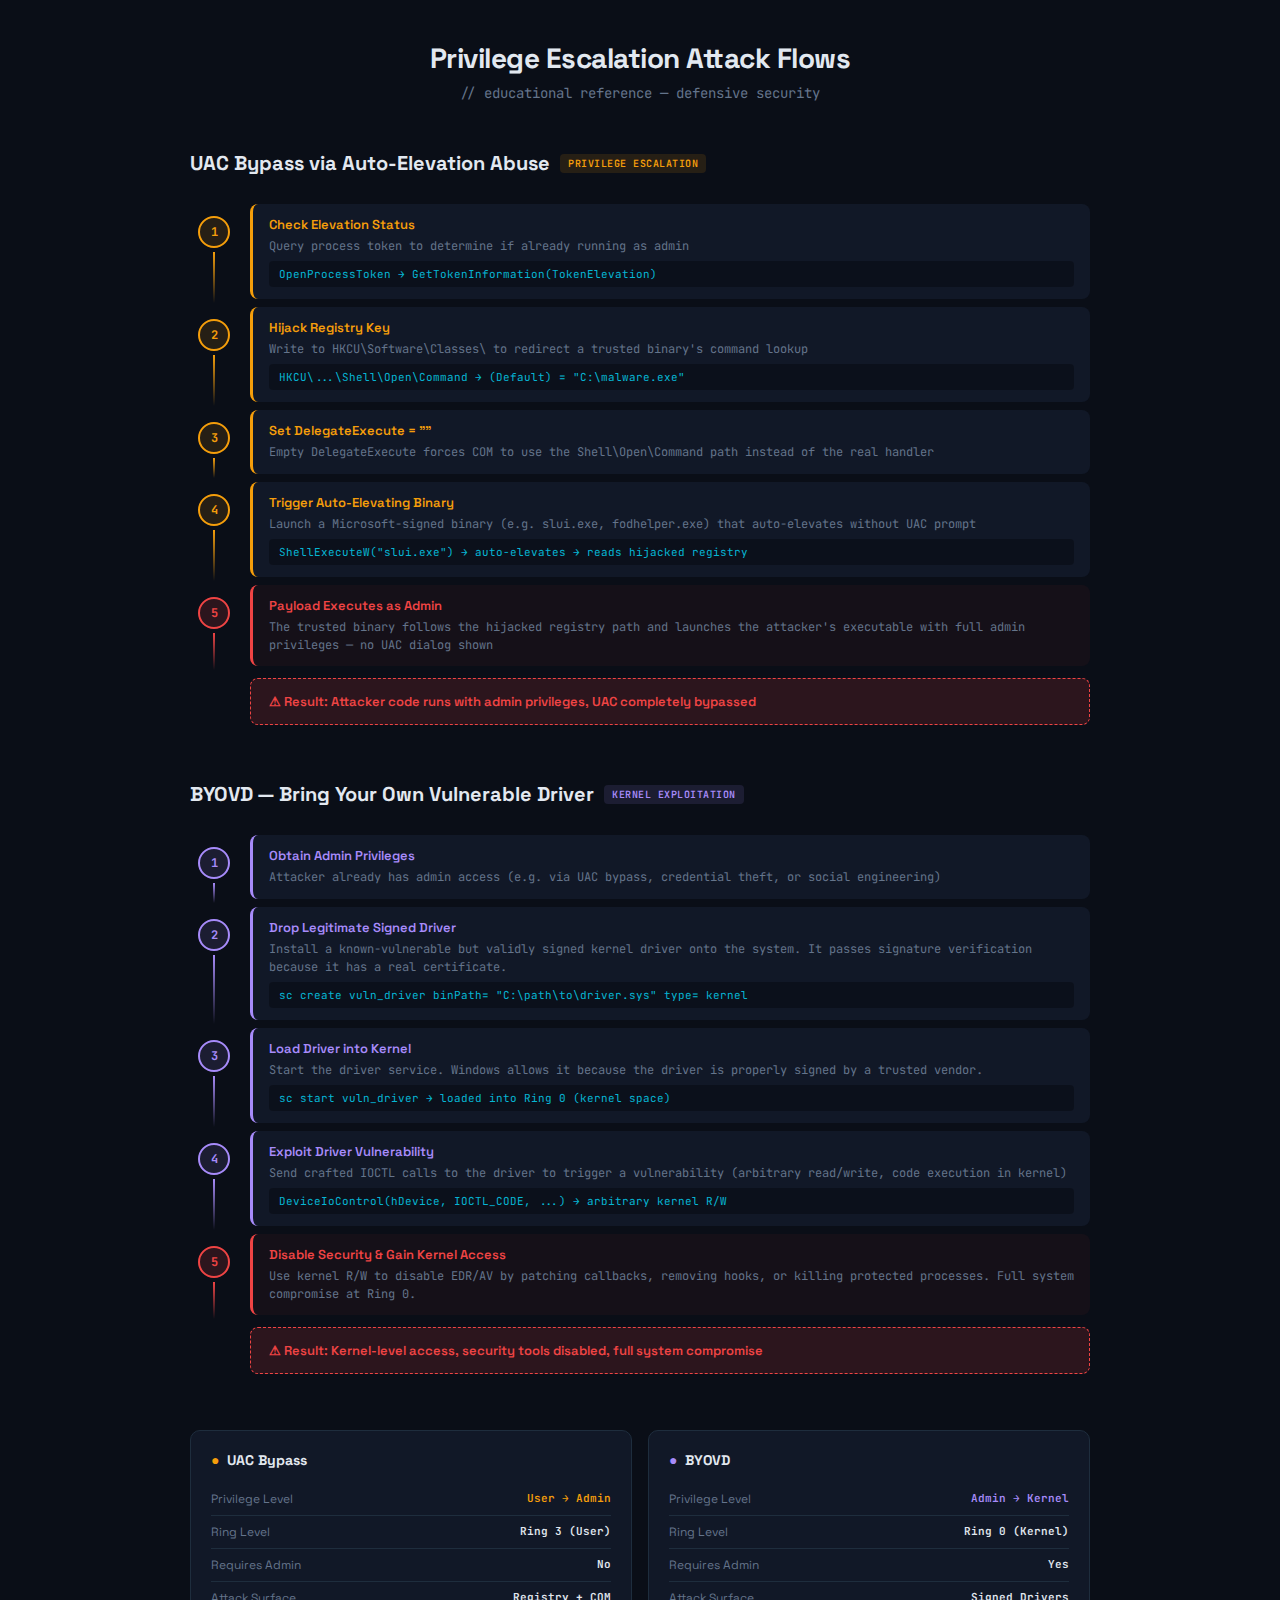
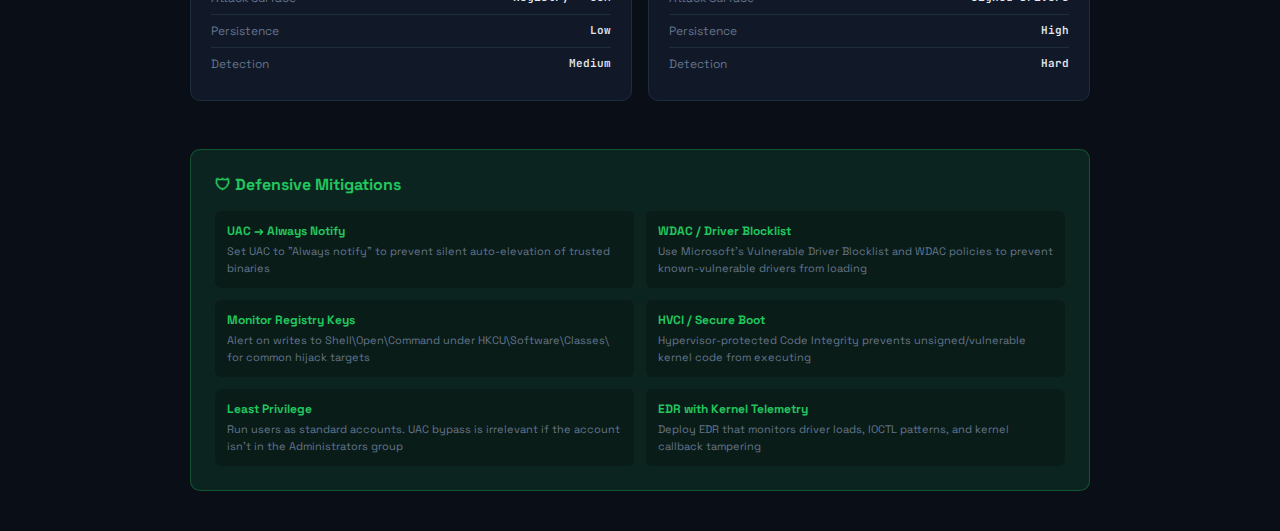
<file: r1/privesc.html>
<!DOCTYPE html>
<html lang="en">
<head>
<meta charset="UTF-8">
<meta name="viewport" content="width=device-width, initial-scale=1.0">
<title>UAC Bypass & BYOVD Attack Flows</title>
<style>
  @import url('https://fonts.googleapis.com/css2?family=JetBrains+Mono:wght@400;600;700&family=Space+Grotesk:wght@400;500;600;700&display=swap');

  * { margin: 0; padding: 0; box-sizing: border-box; }

  :root {
    --bg: #0a0e17;
    --surface: #111827;
    --surface2: #1a2332;
    --border: #1e2d3d;
    --text: #e2e8f0;
    --muted: #64748b;
    --red: #ef4444;
    --red-dim: rgba(239,68,68,0.15);
    --amber: #f59e0b;
    --amber-dim: rgba(245,158,11,0.12);
    --cyan: #06b6d4;
    --cyan-dim: rgba(6,182,212,0.12);
    --green: #22c55e;
    --green-dim: rgba(34,197,94,0.12);
    --purple: #a78bfa;
    --purple-dim: rgba(167,139,250,0.12);
  }

  body {
    background: var(--bg);
    color: var(--text);
    font-family: 'Space Grotesk', sans-serif;
    padding: 40px 24px;
    min-height: 100vh;
  }

  h1 {
    text-align: center;
    font-size: 28px;
    font-weight: 700;
    margin-bottom: 8px;
    letter-spacing: -0.5px;
  }

  .subtitle {
    text-align: center;
    color: var(--muted);
    font-size: 14px;
    margin-bottom: 48px;
    font-family: 'JetBrains Mono', monospace;
  }

  .section-title {
    font-size: 20px;
    font-weight: 700;
    margin-bottom: 24px;
    display: flex;
    align-items: center;
    gap: 10px;
  }

  .section-title .badge {
    font-size: 10px;
    font-family: 'JetBrains Mono', monospace;
    padding: 3px 8px;
    border-radius: 4px;
    font-weight: 600;
    letter-spacing: 0.5px;
  }

  .container {
    max-width: 900px;
    margin: 0 auto;
  }

  .flow-section {
    margin-bottom: 56px;
  }

  /* Flow diagram */
  .flow {
    display: flex;
    flex-direction: column;
    gap: 0;
    position: relative;
  }

  .flow-step {
    display: flex;
    align-items: stretch;
    min-height: 72px;
  }

  .step-number {
    width: 48px;
    min-width: 48px;
    display: flex;
    flex-direction: column;
    align-items: center;
    position: relative;
  }

  .step-dot {
    width: 32px;
    height: 32px;
    border-radius: 50%;
    display: flex;
    align-items: center;
    justify-content: center;
    font-family: 'JetBrains Mono', monospace;
    font-size: 12px;
    font-weight: 700;
    z-index: 1;
    flex-shrink: 0;
    margin-top: 16px;
  }

  .step-line {
    width: 2px;
    flex: 1;
    margin-top: 4px;
  }

  .step-content {
    flex: 1;
    padding: 12px 16px;
    border-radius: 8px;
    margin: 4px 0 4px 12px;
    border-left: 3px solid;
  }

  .step-label {
    font-size: 13px;
    font-weight: 600;
    margin-bottom: 4px;
  }

  .step-desc {
    font-size: 12px;
    color: var(--muted);
    font-family: 'JetBrains Mono', monospace;
    line-height: 1.5;
  }

  .step-code {
    font-family: 'JetBrains Mono', monospace;
    font-size: 11px;
    background: rgba(0,0,0,0.3);
    padding: 6px 10px;
    border-radius: 4px;
    margin-top: 6px;
    color: var(--cyan);
    overflow-x: auto;
  }

  /* UAC colors */
  .uac .step-dot { background: var(--amber-dim); color: var(--amber); border: 2px solid var(--amber); }
  .uac .step-line { background: linear-gradient(to bottom, var(--amber), transparent); }
  .uac .step-content { background: var(--surface); border-color: var(--amber); }
  .uac .step-label { color: var(--amber); }

  .uac .step-danger .step-dot { background: var(--red-dim); color: var(--red); border-color: var(--red); }
  .uac .step-danger .step-line { background: linear-gradient(to bottom, var(--red), transparent); }
  .uac .step-danger .step-content { background: rgba(239,68,68,0.05); border-color: var(--red); }
  .uac .step-danger .step-label { color: var(--red); }

  /* BYOVD colors */
  .byovd .step-dot { background: var(--purple-dim); color: var(--purple); border: 2px solid var(--purple); }
  .byovd .step-line { background: linear-gradient(to bottom, var(--purple), transparent); }
  .byovd .step-content { background: var(--surface); border-color: var(--purple); }
  .byovd .step-label { color: var(--purple); }

  .byovd .step-danger .step-dot { background: var(--red-dim); color: var(--red); border-color: var(--red); }
  .byovd .step-danger .step-line { background: linear-gradient(to bottom, var(--red), transparent); }
  .byovd .step-danger .step-content { background: rgba(239,68,68,0.05); border-color: var(--red); }
  .byovd .step-danger .step-label { color: var(--red); }

  /* Result box */
  .result-box {
    margin-top: 8px;
    margin-left: 60px;
    padding: 14px 18px;
    border-radius: 8px;
    border: 1px dashed;
    font-size: 13px;
    font-weight: 600;
  }

  .result-box.danger {
    border-color: var(--red);
    background: var(--red-dim);
    color: var(--red);
  }

  /* Comparison table */
  .compare-section {
    margin-top: 16px;
  }

  .compare-grid {
    display: grid;
    grid-template-columns: 1fr 1fr;
    gap: 16px;
  }

  .compare-card {
    background: var(--surface);
    border-radius: 10px;
    padding: 20px;
    border: 1px solid var(--border);
  }

  .compare-card h3 {
    font-size: 14px;
    font-weight: 700;
    margin-bottom: 14px;
    display: flex;
    align-items: center;
    gap: 8px;
  }

  .compare-item {
    display: flex;
    justify-content: space-between;
    padding: 8px 0;
    border-bottom: 1px solid var(--border);
    font-size: 12px;
  }

  .compare-item:last-child { border-bottom: none; }

  .compare-item .label { color: var(--muted); }
  .compare-item .value { font-weight: 600; font-family: 'JetBrains Mono', monospace; font-size: 11px; }

  /* Defense box */
  .defense-section {
    margin-top: 48px;
    background: var(--green-dim);
    border: 1px solid rgba(34,197,94,0.3);
    border-radius: 10px;
    padding: 24px;
  }

  .defense-section h2 {
    color: var(--green);
    font-size: 16px;
    margin-bottom: 16px;
    display: flex;
    align-items: center;
    gap: 8px;
  }

  .defense-grid {
    display: grid;
    grid-template-columns: 1fr 1fr;
    gap: 12px;
  }

  .defense-item {
    background: rgba(0,0,0,0.2);
    border-radius: 6px;
    padding: 12px;
  }

  .defense-item .title {
    font-size: 12px;
    font-weight: 700;
    color: var(--green);
    margin-bottom: 4px;
  }

  .defense-item .desc {
    font-size: 11px;
    color: var(--muted);
    line-height: 1.5;
  }

  @media (max-width: 640px) {
    .compare-grid, .defense-grid { grid-template-columns: 1fr; }
    body { padding: 24px 16px; }
  }
</style>
</head>
<body>

<div class="container">
  <h1>Privilege Escalation Attack Flows</h1>
  <p class="subtitle">// educational reference — defensive security</p>

  <!-- UAC BYPASS -->
  <div class="flow-section">
    <div class="section-title">
      UAC Bypass via Auto-Elevation Abuse
      <span class="badge" style="background:var(--amber-dim);color:var(--amber);">PRIVILEGE ESCALATION</span>
    </div>

    <div class="flow uac">
      <div class="flow-step">
        <div class="step-number">
          <div class="step-dot">1</div>
          <div class="step-line"></div>
        </div>
        <div class="step-content">
          <div class="step-label">Check Elevation Status</div>
          <div class="step-desc">Query process token to determine if already running as admin</div>
          <div class="step-code">OpenProcessToken → GetTokenInformation(TokenElevation)</div>
        </div>
      </div>

      <div class="flow-step">
        <div class="step-number">
          <div class="step-dot">2</div>
          <div class="step-line"></div>
        </div>
        <div class="step-content">
          <div class="step-label">Hijack Registry Key</div>
          <div class="step-desc">Write to HKCU\Software\Classes\ to redirect a trusted binary's command lookup</div>
          <div class="step-code">HKCU\...\Shell\Open\Command → (Default) = "C:\malware.exe"</div>
        </div>
      </div>

      <div class="flow-step">
        <div class="step-number">
          <div class="step-dot">3</div>
          <div class="step-line"></div>
        </div>
        <div class="step-content">
          <div class="step-label">Set DelegateExecute = ""</div>
          <div class="step-desc">Empty DelegateExecute forces COM to use the Shell\Open\Command path instead of the real handler</div>
        </div>
      </div>

      <div class="flow-step">
        <div class="step-number">
          <div class="step-dot">4</div>
          <div class="step-line"></div>
        </div>
        <div class="step-content">
          <div class="step-label">Trigger Auto-Elevating Binary</div>
          <div class="step-desc">Launch a Microsoft-signed binary (e.g. slui.exe, fodhelper.exe) that auto-elevates without UAC prompt</div>
          <div class="step-code">ShellExecuteW("slui.exe") → auto-elevates → reads hijacked registry</div>
        </div>
      </div>

      <div class="flow-step step-danger">
        <div class="step-number">
          <div class="step-dot">5</div>
          <div class="step-line"></div>
        </div>
        <div class="step-content">
          <div class="step-label">Payload Executes as Admin</div>
          <div class="step-desc">The trusted binary follows the hijacked registry path and launches the attacker's executable with full admin privileges — no UAC dialog shown</div>
        </div>
      </div>
    </div>
    <div class="result-box danger">⚠ Result: Attacker code runs with admin privileges, UAC completely bypassed</div>
  </div>

  <!-- BYOVD -->
  <div class="flow-section">
    <div class="section-title">
      BYOVD — Bring Your Own Vulnerable Driver
      <span class="badge" style="background:var(--purple-dim);color:var(--purple);">KERNEL EXPLOITATION</span>
    </div>

    <div class="flow byovd">
      <div class="flow-step">
        <div class="step-number">
          <div class="step-dot">1</div>
          <div class="step-line"></div>
        </div>
        <div class="step-content">
          <div class="step-label">Obtain Admin Privileges</div>
          <div class="step-desc">Attacker already has admin access (e.g. via UAC bypass, credential theft, or social engineering)</div>
        </div>
      </div>

      <div class="flow-step">
        <div class="step-number">
          <div class="step-dot">2</div>
          <div class="step-line"></div>
        </div>
        <div class="step-content">
          <div class="step-label">Drop Legitimate Signed Driver</div>
          <div class="step-desc">Install a known-vulnerable but validly signed kernel driver onto the system. It passes signature verification because it has a real certificate.</div>
          <div class="step-code">sc create vuln_driver binPath= "C:\path\to\driver.sys" type= kernel</div>
        </div>
      </div>

      <div class="flow-step">
        <div class="step-number">
          <div class="step-dot">3</div>
          <div class="step-line"></div>
        </div>
        <div class="step-content">
          <div class="step-label">Load Driver into Kernel</div>
          <div class="step-desc">Start the driver service. Windows allows it because the driver is properly signed by a trusted vendor.</div>
          <div class="step-code">sc start vuln_driver → loaded into Ring 0 (kernel space)</div>
        </div>
      </div>

      <div class="flow-step">
        <div class="step-number">
          <div class="step-dot">4</div>
          <div class="step-line"></div>
        </div>
        <div class="step-content">
          <div class="step-label">Exploit Driver Vulnerability</div>
          <div class="step-desc">Send crafted IOCTL calls to the driver to trigger a vulnerability (arbitrary read/write, code execution in kernel)</div>
          <div class="step-code">DeviceIoControl(hDevice, IOCTL_CODE, ...) → arbitrary kernel R/W</div>
        </div>
      </div>

      <div class="flow-step step-danger">
        <div class="step-number">
          <div class="step-dot">5</div>
          <div class="step-line"></div>
        </div>
        <div class="step-content">
          <div class="step-label">Disable Security & Gain Kernel Access</div>
          <div class="step-desc">Use kernel R/W to disable EDR/AV by patching callbacks, removing hooks, or killing protected processes. Full system compromise at Ring 0.</div>
        </div>
      </div>
    </div>
    <div class="result-box danger">⚠ Result: Kernel-level access, security tools disabled, full system compromise</div>
  </div>

  <!-- Comparison -->
  <div class="compare-section">
    <div class="compare-grid">
      <div class="compare-card">
        <h3><span style="color:var(--amber)">●</span> UAC Bypass</h3>
        <div class="compare-item"><span class="label">Privilege Level</span><span class="value" style="color:var(--amber)">User → Admin</span></div>
        <div class="compare-item"><span class="label">Ring Level</span><span class="value">Ring 3 (User)</span></div>
        <div class="compare-item"><span class="label">Requires Admin</span><span class="value">No</span></div>
        <div class="compare-item"><span class="label">Attack Surface</span><span class="value">Registry + COM</span></div>
        <div class="compare-item"><span class="label">Persistence</span><span class="value">Low</span></div>
        <div class="compare-item"><span class="label">Detection</span><span class="value">Medium</span></div>
      </div>
      <div class="compare-card">
        <h3><span style="color:var(--purple)">●</span> BYOVD</h3>
        <div class="compare-item"><span class="label">Privilege Level</span><span class="value" style="color:var(--purple)">Admin → Kernel</span></div>
        <div class="compare-item"><span class="label">Ring Level</span><span class="value">Ring 0 (Kernel)</span></div>
        <div class="compare-item"><span class="label">Requires Admin</span><span class="value">Yes</span></div>
        <div class="compare-item"><span class="label">Attack Surface</span><span class="value">Signed Drivers</span></div>
        <div class="compare-item"><span class="label">Persistence</span><span class="value">High</span></div>
        <div class="compare-item"><span class="label">Detection</span><span class="value">Hard</span></div>
      </div>
    </div>
  </div>

  <!-- Defenses -->
  <div class="defense-section">
    <h2>🛡 Defensive Mitigations</h2>
    <div class="defense-grid">
      <div class="defense-item">
        <div class="title">UAC → Always Notify</div>
        <div class="desc">Set UAC to "Always notify" to prevent silent auto-elevation of trusted binaries</div>
      </div>
      <div class="defense-item">
        <div class="title">WDAC / Driver Blocklist</div>
        <div class="desc">Use Microsoft's Vulnerable Driver Blocklist and WDAC policies to prevent known-vulnerable drivers from loading</div>
      </div>
      <div class="defense-item">
        <div class="title">Monitor Registry Keys</div>
        <div class="desc">Alert on writes to Shell\Open\Command under HKCU\Software\Classes\ for common hijack targets</div>
      </div>
      <div class="defense-item">
        <div class="title">HVCI / Secure Boot</div>
        <div class="desc">Hypervisor-protected Code Integrity prevents unsigned/vulnerable kernel code from executing</div>
      </div>
      <div class="defense-item">
        <div class="title">Least Privilege</div>
        <div class="desc">Run users as standard accounts. UAC bypass is irrelevant if the account isn't in the Administrators group</div>
      </div>
      <div class="defense-item">
        <div class="title">EDR with Kernel Telemetry</div>
        <div class="desc">Deploy EDR that monitors driver loads, IOCTL patterns, and kernel callback tampering</div>
      </div>
    </div>
  </div>

</div>
</body>
</html>
</file>
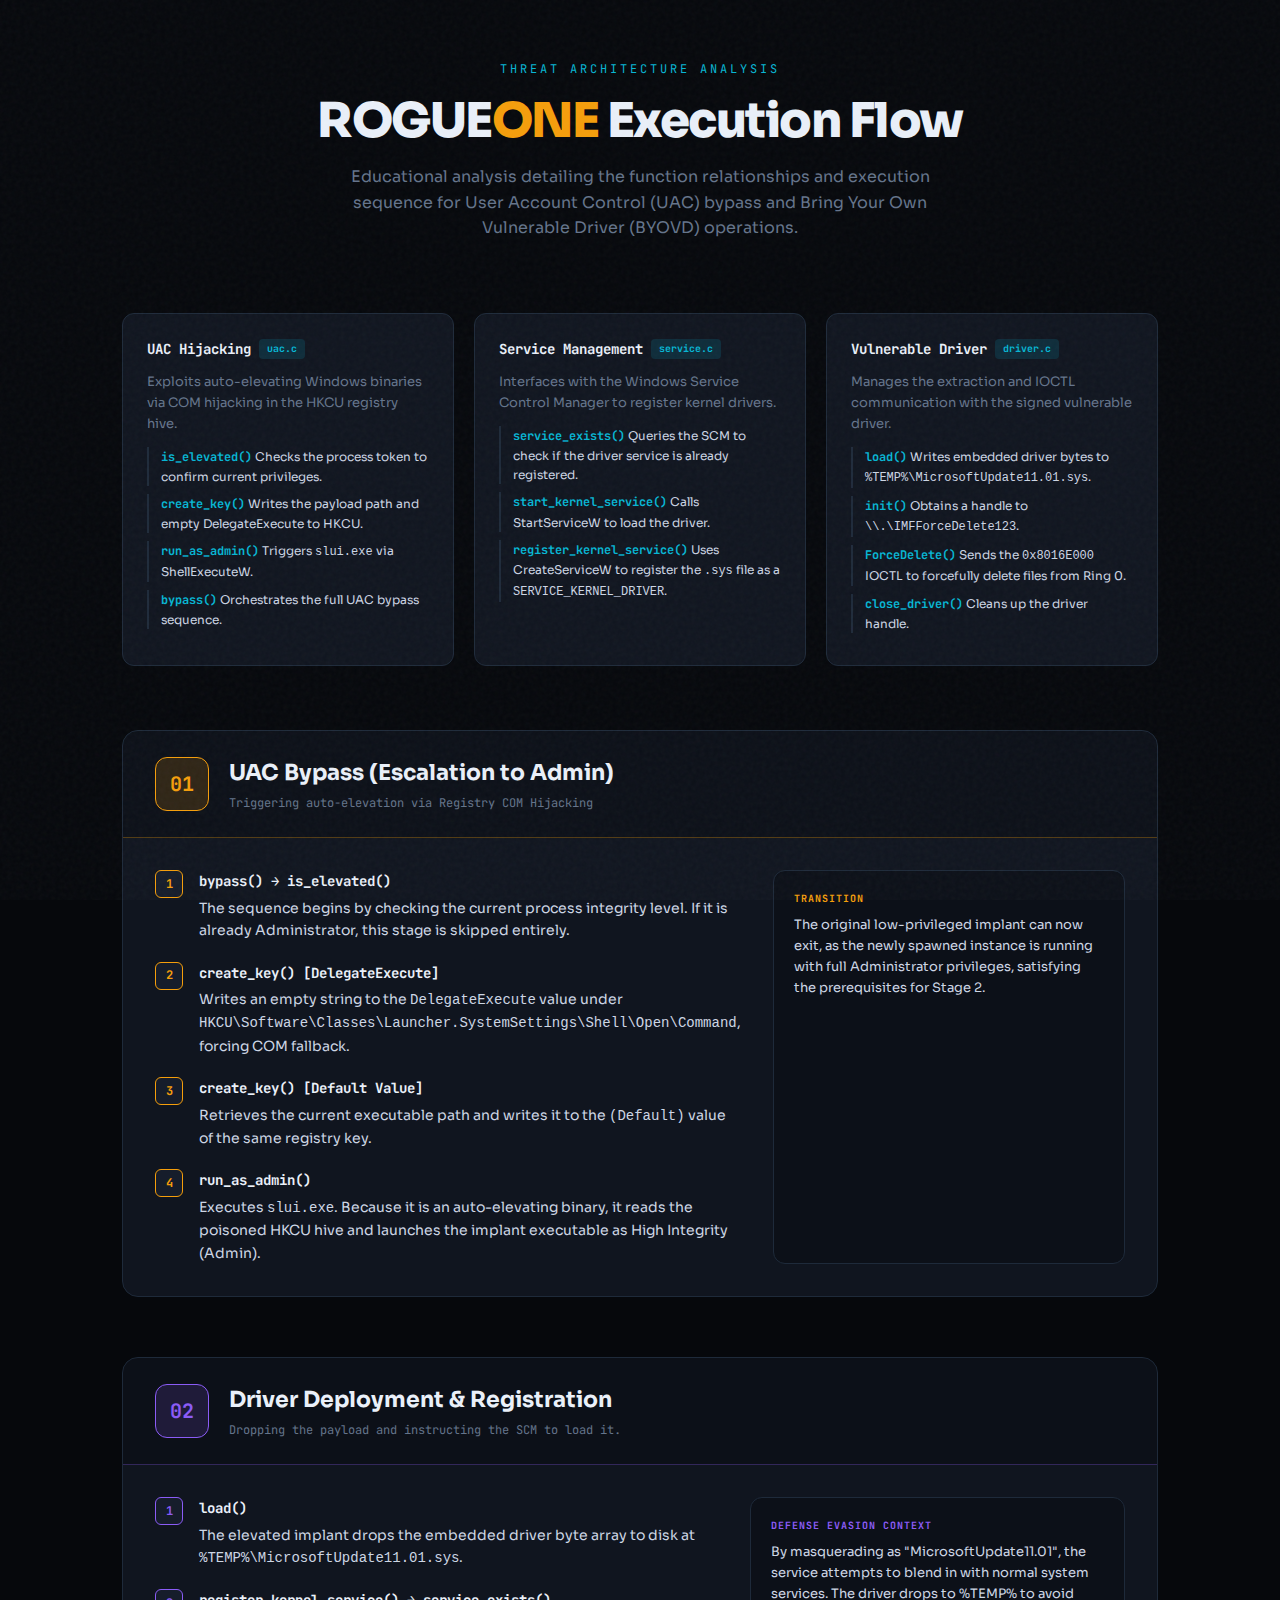
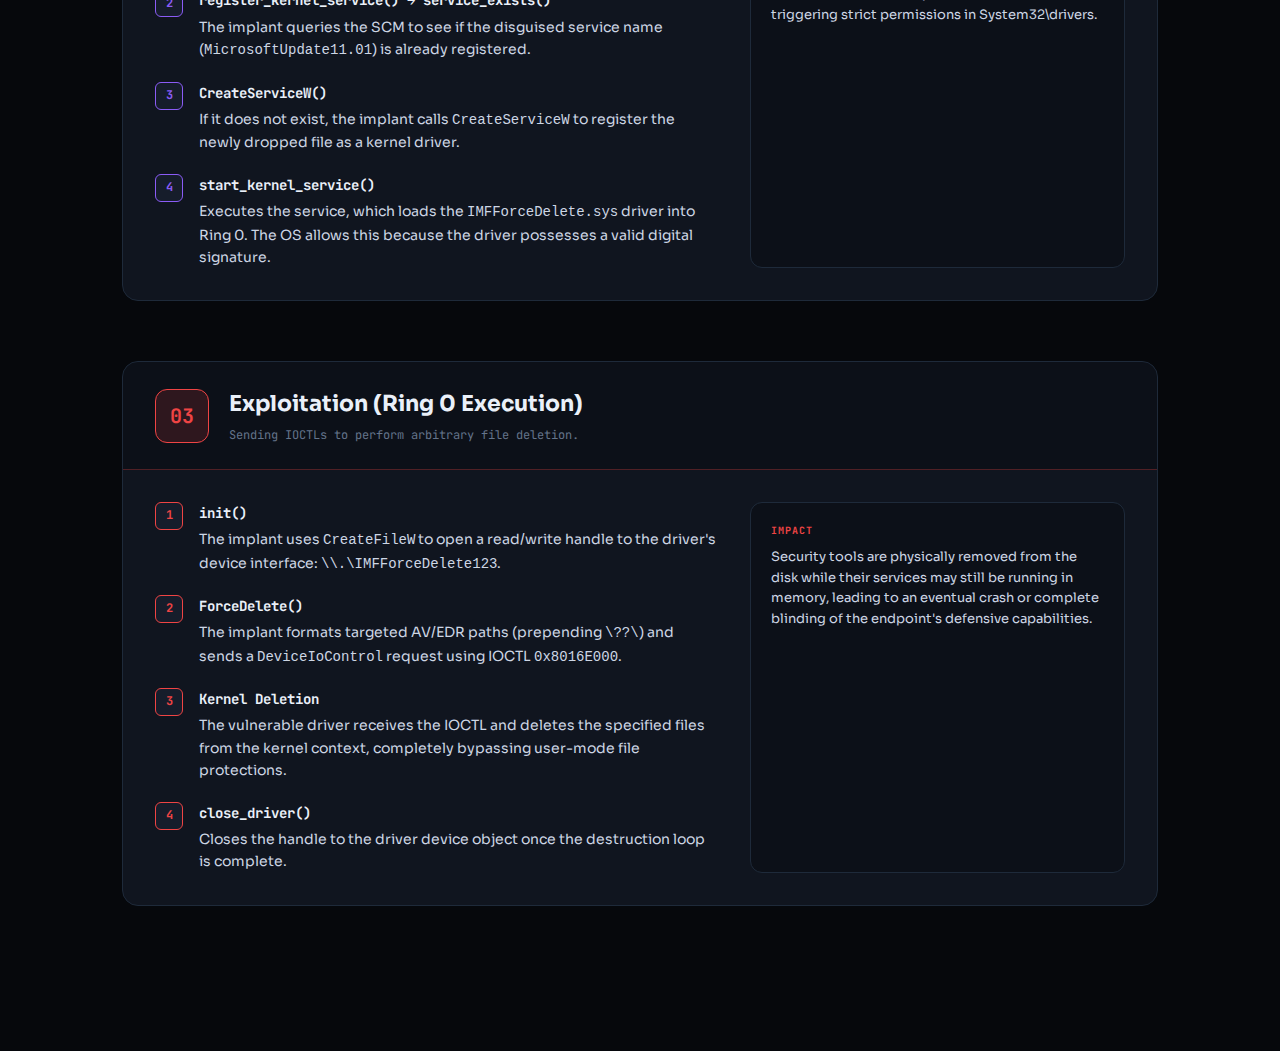
<file: r1/service-attack.html>
<!DOCTYPE html>
<html lang="en">
<head>
<meta charset="UTF-8">
<meta name="viewport" content="width=device-width, initial-scale=1.0">
<title>ROGUEONE Implant — UAC & BYOVD Execution Flow</title>
<style>
  @import url('https://fonts.googleapis.com/css2?family=JetBrains+Mono:wght@400;500;600;700&family=Sora:wght@300;400;500;600;700;800&display=swap');

  * { margin: 0; padding: 0; box-sizing: border-box; }

  :root {
    --bg: #06080c;
    --bg2: #0c1018;
    --surface: #10151f;
    --surface2: #161d2b;
    --border: #1e2a3a;
    --text: #cdd6e4;
    --text-bright: #eaf0f9;
    --muted: #64748b;
    --red: #ef4444;
    --red-glow: rgba(239, 68, 68, 0.15);
    --orange: #f59e0b;
    --orange-glow: rgba(245, 158, 11, 0.15);
    --cyan: #06b6d4;
    --cyan-glow: rgba(6, 182, 212, 0.15);
    --blue: #3b82f6;
    --blue-glow: rgba(59, 130, 246, 0.15);
    --purple: #8b5cf6;
    --purple-glow: rgba(139, 92, 246, 0.15);
    --green: #22c55e;
    --green-glow: rgba(34, 197, 94, 0.15);
  }

  body {
    background: var(--bg);
    color: var(--text);
    font-family: 'Sora', sans-serif;
    overflow-x: hidden;
    line-height: 1.6;
  }

  body::before {
    content: '';
    position: fixed;
    inset: 0;
    background: url("data:image/svg+xml,%3Csvg viewBox='0 0 256 256' xmlns='http://www.w3.org/2000/svg'%3E%3Cfilter id='n'%3E%3CfeTurbulence type='fractalNoise' baseFrequency='0.8' numOctaves='3' stitchTiles='stitch'/%3E%3C/filter%3E%3Crect width='100%25' height='100%25' filter='url(%23n)' opacity='0.04'/%3E%3C/svg%3E");
    pointer-events: none;
    z-index: 999;
  }

  .container { max-width: 1100px; margin: 0 auto; padding: 60px 32px 100px; }

  /* Header */
  .header { margin-bottom: 72px; text-align: center; }
  .header-label {
    font-family: 'JetBrains Mono', monospace;
    font-size: 12px;
    letter-spacing: 3px;
    text-transform: uppercase;
    color: var(--cyan);
    margin-bottom: 16px;
  }
  .header h1 {
    font-size: 48px;
    font-weight: 800;
    letter-spacing: -1.5px;
    color: var(--text-bright);
    line-height: 1.1;
    margin-bottom: 16px;
  }
  .header h1 span { color: var(--orange); }
  .header p { color: var(--muted); font-size: 16px; max-width: 600px; margin: 0 auto; }

  /* Architecture Overview Grid */
  .arch-grid {
    display: grid;
    grid-template-columns: repeat(auto-fit, minmax(300px, 1fr));
    gap: 20px;
    margin-bottom: 64px;
  }
  .arch-card {
    background: var(--surface);
    border: 1px solid var(--border);
    border-radius: 12px;
    padding: 24px;
    transition: all 0.3s ease;
  }
  .arch-card:hover { border-color: var(--cyan); transform: translateY(-2px); }
  .arch-title {
    font-family: 'JetBrains Mono', monospace;
    font-size: 14px;
    font-weight: 700;
    color: var(--text-bright);
    margin-bottom: 12px;
    display: flex;
    align-items: center;
    gap: 8px;
  }
  .arch-title .badge {
    background: var(--cyan-glow);
    color: var(--cyan);
    padding: 2px 8px;
    border-radius: 4px;
    font-size: 10px;
  }
  .arch-desc { font-size: 13px; color: var(--muted); margin-bottom: 12px; }
  
  .func-list { list-style: none; padding: 0; }
  .func-list li {
    font-size: 12px;
    color: var(--text);
    margin-bottom: 8px;
    padding-left: 12px;
    border-left: 2px solid var(--border);
  }
  .func-list li strong { font-family: 'JetBrains Mono', monospace; color: var(--cyan); }

  /* Attack Stages */
  .stage {
    position: relative;
    margin-bottom: 60px;
    background: var(--surface);
    border: 1px solid var(--border);
    border-radius: 16px;
    overflow: hidden;
  }
  
  .stage-header {
    padding: 24px 32px;
    border-bottom: 1px solid var(--border);
    display: flex;
    align-items: center;
    gap: 20px;
    background: rgba(0,0,0,0.2);
  }

  .stage-num {
    width: 54px;
    height: 54px;
    border-radius: 12px;
    display: flex;
    align-items: center;
    justify-content: center;
    font-family: 'JetBrains Mono', monospace;
    font-size: 20px;
    font-weight: 700;
    flex-shrink: 0;
  }

  .stage-title-group { flex: 1; }
  .stage-title { font-size: 22px; font-weight: 700; color: var(--text-bright); margin-bottom: 4px; }
  .stage-subtitle { font-family: 'JetBrains Mono', monospace; font-size: 12px; color: var(--muted); }
  .stage-files {
    font-family: 'JetBrains Mono', monospace;
    font-size: 11px;
    padding: 6px 12px;
    border-radius: 6px;
    font-weight: 600;
    background: var(--surface2);
    border: 1px solid var(--border);
  }

  .stage-body { padding: 32px; display: grid; grid-template-columns: 3fr 2fr; gap: 32px; }

  .flow-steps { display: flex; flex-direction: column; gap: 20px; }
  .fstep { display: flex; align-items: flex-start; gap: 16px; }
  .fstep-icon {
    width: 28px;
    height: 28px;
    border-radius: 6px;
    display: flex;
    align-items: center;
    justify-content: center;
    font-family: 'JetBrains Mono', monospace;
    font-size: 12px;
    font-weight: 700;
    flex-shrink: 0;
    background: var(--surface2);
    border: 1px solid var(--border);
  }
  .fstep-text { flex: 1; font-size: 14px; color: var(--text); }
  .fstep-text strong { color: var(--text-bright); display: block; margin-bottom: 4px; font-family: 'JetBrains Mono', monospace; }
  
  .code-inline {
    font-family: 'JetBrains Mono', monospace;
    font-size: 12px;
    background: rgba(0,0,0,0.4);
    padding: 2px 6px;
    border-radius: 4px;
    color: var(--text-bright);
    border: 1px solid rgba(255,255,255,0.1);
  }

  .insight-panel {
    background: rgba(0,0,0,0.2);
    border-radius: 12px;
    padding: 20px;
    border: 1px solid var(--border);
    display: flex;
    flex-direction: column;
    gap: 16px;
  }

  .insight-item { font-size: 13px; }
  .insight-item .label {
    font-family: 'JetBrains Mono', monospace;
    font-size: 10px;
    font-weight: 700;
    letter-spacing: 1px;
    text-transform: uppercase;
    margin-bottom: 8px;
    display: block;
  }

  /* Stage Color Themes */
  .theme-orange .stage-num { background: var(--orange-glow); color: var(--orange); border: 1px solid var(--orange); }
  .theme-orange .stage-header { border-bottom-color: rgba(245, 158, 11, 0.3); }
  .theme-orange .insight-item .label { color: var(--orange); }
  .theme-orange .fstep-icon { border-color: var(--orange); color: var(--orange); }

  .theme-purple .stage-num { background: var(--purple-glow); color: var(--purple); border: 1px solid var(--purple); }
  .theme-purple .stage-header { border-bottom-color: rgba(139, 92, 246, 0.3); }
  .theme-purple .insight-item .label { color: var(--purple); }
  .theme-purple .fstep-icon { border-color: var(--purple); color: var(--purple); }

  .theme-red .stage-num { background: var(--red-glow); color: var(--red); border: 1px solid var(--red); }
  .theme-red .stage-header { border-bottom-color: rgba(239, 68, 68, 0.3); }
  .theme-red .insight-item .label { color: var(--red); }
  .theme-red .fstep-icon { border-color: var(--red); color: var(--red); }

  @media (max-width: 900px) {
    .stage-body { grid-template-columns: 1fr; }
    .header h1 { font-size: 36px; }
  }
</style>
</head>
<body>

<div class="container">

  <div class="header">
    <div class="header-label">Threat Architecture Analysis</div>
    <h1>ROGUE<span>ONE</span> Execution Flow</h1>
    <p>Educational analysis detailing the function relationships and execution sequence for User Account Control (UAC) bypass and Bring Your Own Vulnerable Driver (BYOVD) operations.</p>
  </div>

  <div class="arch-grid">
    <div class="arch-card">
      <div class="arch-title">UAC Hijacking <span class="badge">uac.c</span></div>
      <div class="arch-desc">Exploits auto-elevating Windows binaries via COM hijacking in the HKCU registry hive.</div>
      <ul class="func-list">
        <li><strong>is_elevated()</strong> Checks the process token to confirm current privileges.</li>
        <li><strong>create_key()</strong> Writes the payload path and empty DelegateExecute to HKCU.</li>
        <li><strong>run_as_admin()</strong> Triggers <code>slui.exe</code> via ShellExecuteW.</li>
        <li><strong>bypass()</strong> Orchestrates the full UAC bypass sequence.</li>
      </ul>
    </div>
    <div class="arch-card">
      <div class="arch-title">Service Management <span class="badge">service.c</span></div>
      <div class="arch-desc">Interfaces with the Windows Service Control Manager to register kernel drivers.</div>
      <ul class="func-list">
        <li><strong>service_exists()</strong> Queries the SCM to check if the driver service is already registered.</li>
        <li><strong>start_kernel_service()</strong> Calls StartServiceW to load the driver.</li>
        <li><strong>register_kernel_service()</strong> Uses CreateServiceW to register the <code>.sys</code> file as a <code>SERVICE_KERNEL_DRIVER</code>.</li>
      </ul>
    </div>
    <div class="arch-card">
      <div class="arch-title">Vulnerable Driver <span class="badge">driver.c</span></div>
      <div class="arch-desc">Manages the extraction and IOCTL communication with the signed vulnerable driver.</div>
      <ul class="func-list">
        <li><strong>load()</strong> Writes embedded driver bytes to <code>%TEMP%\MicrosoftUpdate11.01.sys</code>.</li>
        <li><strong>init()</strong> Obtains a handle to <code>\\.\IMFForceDelete123</code>.</li>
        <li><strong>ForceDelete()</strong> Sends the <code>0x8016E000</code> IOCTL to forcefully delete files from Ring 0.</li>
        <li><strong>close_driver()</strong> Cleans up the driver handle.</li>
      </ul>
    </div>
  </div>

  <div class="stage theme-orange">
    <div class="stage-header">
      <div class="stage-num">01</div>
      <div class="stage-title-group">
        <div class="stage-title">UAC Bypass (Escalation to Admin)</div>
        <div class="stage-subtitle">Triggering auto-elevation via Registry COM Hijacking</div>
      </div>
    </div>
    <div class="stage-body">
      <div class="flow-steps">
        <div class="fstep">
          <div class="fstep-icon">1</div>
          <div class="fstep-text">
            <strong>bypass() &rarr; is_elevated()</strong>
            The sequence begins by checking the current process integrity level. If it is already Administrator, this stage is skipped entirely.
          </div>
        </div>
        <div class="fstep">
          <div class="fstep-icon">2</div>
          <div class="fstep-text">
            <strong>create_key() [DelegateExecute]</strong>
            Writes an empty string to the <code>DelegateExecute</code> value under <code>HKCU\Software\Classes\Launcher.SystemSettings\Shell\Open\Command</code>, forcing COM fallback.
          </div>
        </div>
        <div class="fstep">
          <div class="fstep-icon">3</div>
          <div class="fstep-text">
            <strong>create_key() [Default Value]</strong>
            Retrieves the current executable path and writes it to the <code>(Default)</code> value of the same registry key.
          </div>
        </div>
        <div class="fstep">
          <div class="fstep-icon">4</div>
          <div class="fstep-text">
            <strong>run_as_admin()</strong>
            Executes <code>slui.exe</code>. Because it is an auto-elevating binary, it reads the poisoned HKCU hive and launches the implant executable as High Integrity (Admin).
          </div>
        </div>
      </div>
      <div class="insight-panel">
        <div class="insight-item">
          <span class="label">Transition</span>
          The original low-privileged implant can now exit, as the newly spawned instance is running with full Administrator privileges, satisfying the prerequisites for Stage 2.
        </div>
      </div>
    </div>
  </div>

  <div class="stage theme-purple">
    <div class="stage-header">
      <div class="stage-num">02</div>
      <div class="stage-title-group">
        <div class="stage-title">Driver Deployment & Registration</div>
        <div class="stage-subtitle">Dropping the payload and instructing the SCM to load it.</div>
      </div>
    </div>
    <div class="stage-body">
      <div class="flow-steps">
        <div class="fstep">
          <div class="fstep-icon">1</div>
          <div class="fstep-text">
            <strong>load()</strong>
            The elevated implant drops the embedded driver byte array to disk at <code>%TEMP%\MicrosoftUpdate11.01.sys</code>.
          </div>
        </div>
        <div class="fstep">
          <div class="fstep-icon">2</div>
          <div class="fstep-text">
            <strong>register_kernel_service() &rarr; service_exists()</strong>
            The implant queries the SCM to see if the disguised service name (<code>MicrosoftUpdate11.01</code>) is already registered.
          </div>
        </div>
        <div class="fstep">
          <div class="fstep-icon">3</div>
          <div class="fstep-text">
            <strong>CreateServiceW()</strong>
            If it does not exist, the implant calls <code>CreateServiceW</code> to register the newly dropped file as a kernel driver.
          </div>
        </div>
        <div class="fstep">
          <div class="fstep-icon">4</div>
          <div class="fstep-text">
            <strong>start_kernel_service()</strong>
            Executes the service, which loads the <code>IMFForceDelete.sys</code> driver into Ring 0. The OS allows this because the driver possesses a valid digital signature.
          </div>
        </div>
      </div>
      <div class="insight-panel">
        <div class="insight-item">
          <span class="label">Defense Evasion Context</span>
          By masquerading as "MicrosoftUpdate11.01", the service attempts to blend in with normal system services. The driver drops to %TEMP% to avoid triggering strict permissions in System32\drivers.
        </div>
      </div>
    </div>
  </div>

  <div class="stage theme-red">
    <div class="stage-header">
      <div class="stage-num">03</div>
      <div class="stage-title-group">
        <div class="stage-title">Exploitation (Ring 0 Execution)</div>
        <div class="stage-subtitle">Sending IOCTLs to perform arbitrary file deletion.</div>
      </div>
    </div>
    <div class="stage-body">
      <div class="flow-steps">
        <div class="fstep">
          <div class="fstep-icon">1</div>
          <div class="fstep-text">
            <strong>init()</strong>
            The implant uses <code>CreateFileW</code> to open a read/write handle to the driver's device interface: <code>\\.\IMFForceDelete123</code>.
          </div>
        </div>
        <div class="fstep">
          <div class="fstep-icon">2</div>
          <div class="fstep-text">
            <strong>ForceDelete()</strong>
            The implant formats targeted AV/EDR paths (prepending <code>\??\</code>) and sends a <code>DeviceIoControl</code> request using IOCTL <code>0x8016E000</code>.
          </div>
        </div>
        <div class="fstep">
          <div class="fstep-icon">3</div>
          <div class="fstep-text">
            <strong>Kernel Deletion</strong>
            The vulnerable driver receives the IOCTL and deletes the specified files from the kernel context, completely bypassing user-mode file protections.
          </div>
        </div>
        <div class="fstep">
          <div class="fstep-icon">4</div>
          <div class="fstep-text">
            <strong>close_driver()</strong>
            Closes the handle to the driver device object once the destruction loop is complete.
          </div>
        </div>
      </div>
      <div class="insight-panel">
        <div class="insight-item">
          <span class="label">Impact</span>
          Security tools are physically removed from the disk while their services may still be running in memory, leading to an eventual crash or complete blinding of the endpoint's defensive capabilities.
        </div>
      </div>
    </div>
  </div>

</div>

</body>
</html>
</file>
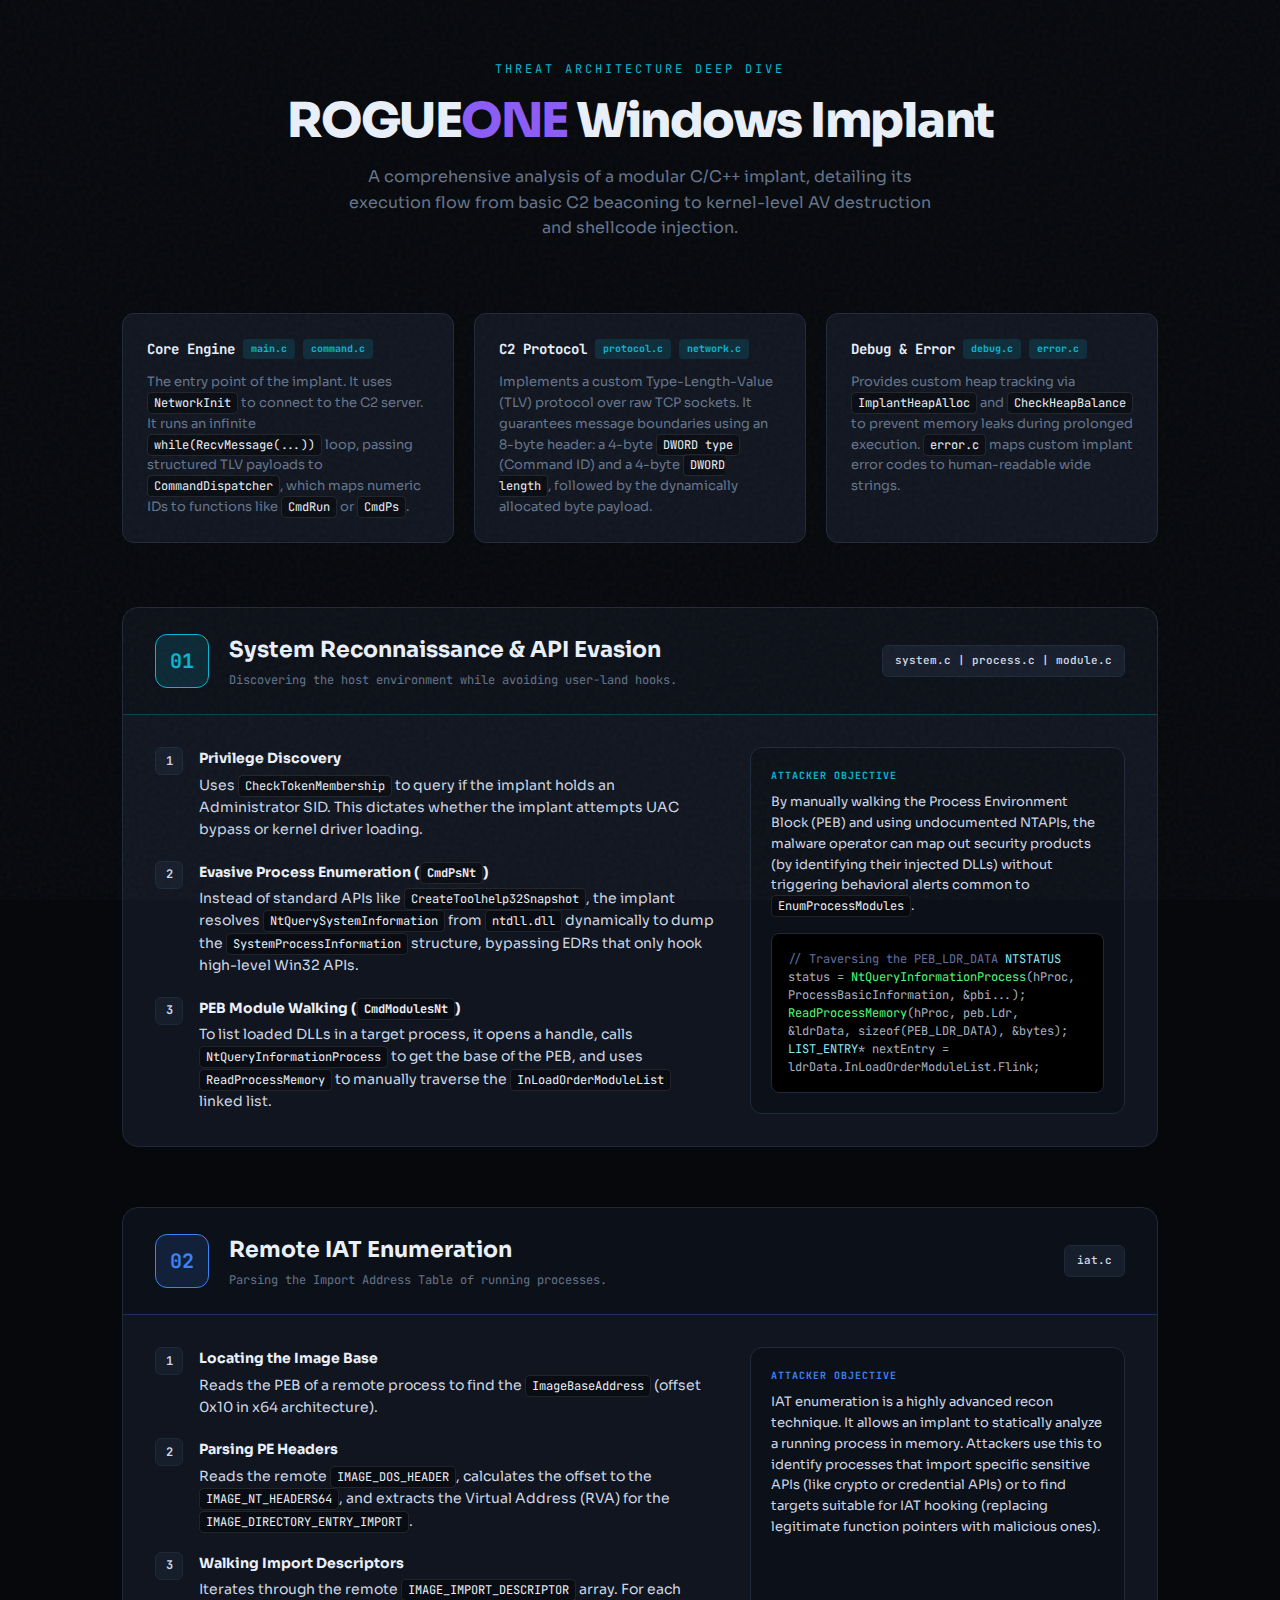
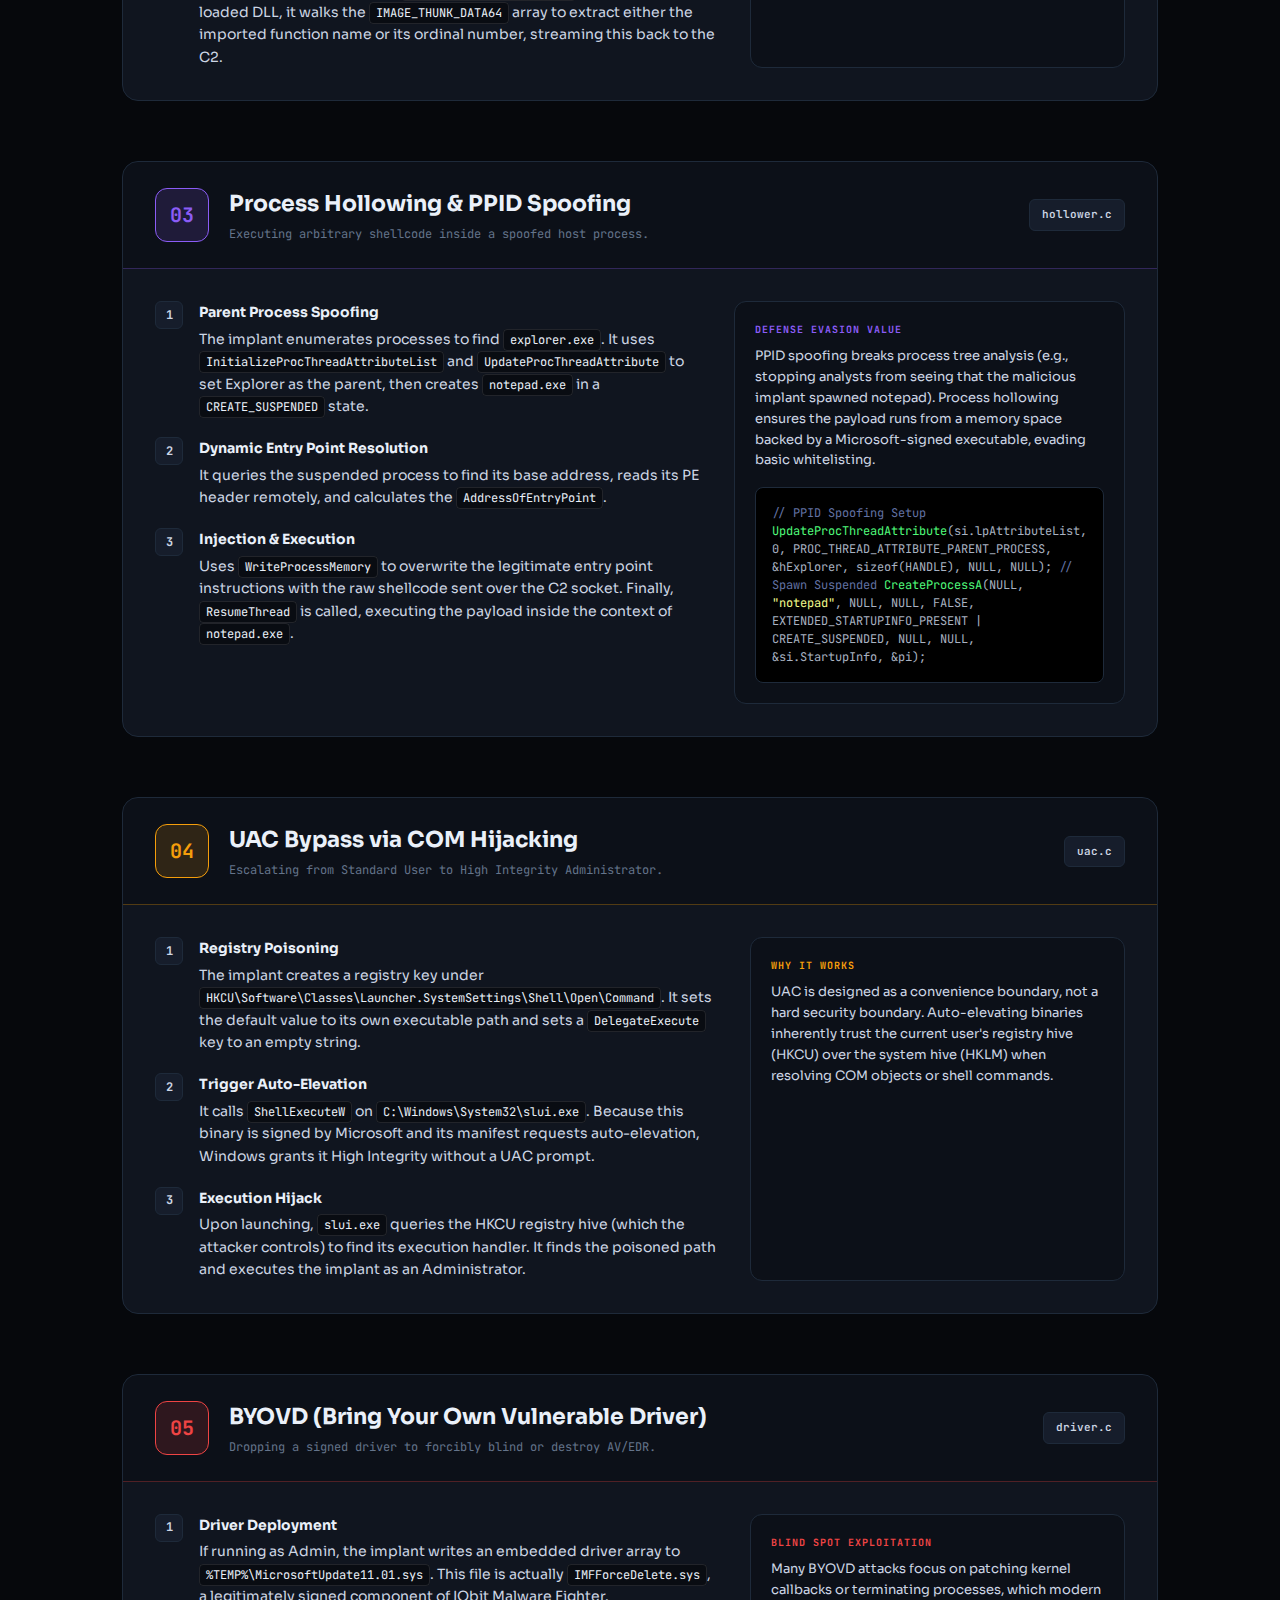
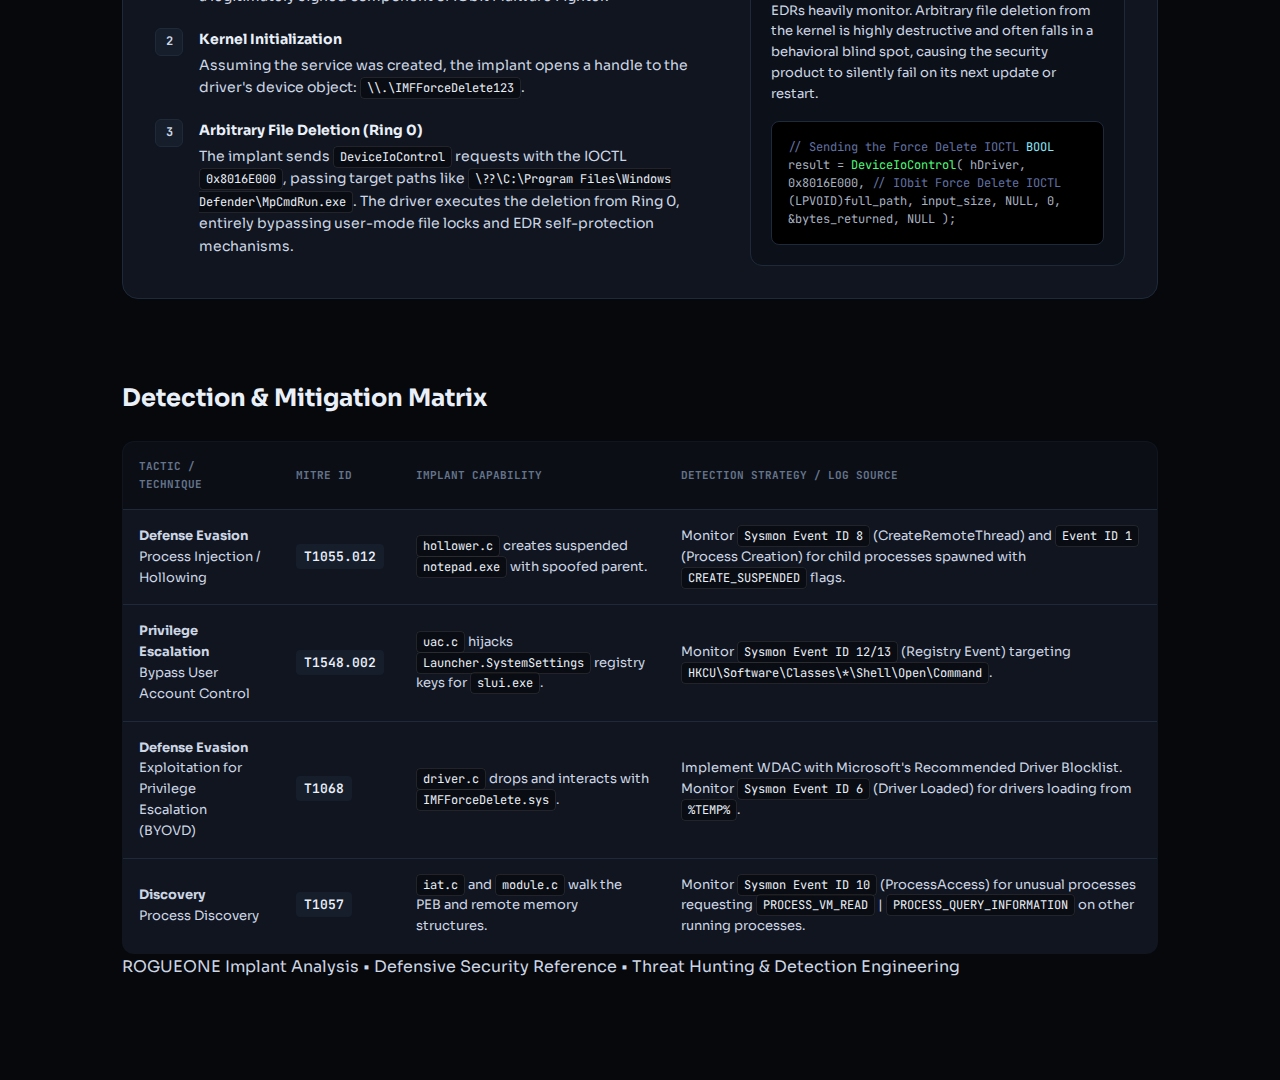
<file: stuff/page2.html>
<!DOCTYPE html>
<html lang="en">
<head>
<meta charset="UTF-8">
<meta name="viewport" content="width=device-width, initial-scale=1.0">
<title>ROGUEONE Implant — Advanced Threat Analysis & Deep Dive</title>
<style>
  @import url('https://fonts.googleapis.com/css2?family=JetBrains+Mono:wght@400;500;600;700&family=Sora:wght@300;400;500;600;700;800&display=swap');

  * { margin: 0; padding: 0; box-sizing: border-box; }

  :root {
    --bg: #06080c;
    --bg2: #0c1018;
    --surface: #10151f;
    --surface2: #161d2b;
    --border: #1e2a3a;
    --text: #cdd6e4;
    --text-bright: #eaf0f9;
    --muted: #64748b;
    --red: #ef4444;
    --red-glow: rgba(239, 68, 68, 0.15);
    --orange: #f59e0b;
    --orange-glow: rgba(245, 158, 11, 0.15);
    --cyan: #06b6d4;
    --cyan-glow: rgba(6, 182, 212, 0.15);
    --blue: #3b82f6;
    --blue-glow: rgba(59, 130, 246, 0.15);
    --purple: #8b5cf6;
    --purple-glow: rgba(139, 92, 246, 0.15);
    --green: #22c55e;
    --green-glow: rgba(34, 197, 94, 0.15);
  }

  body {
    background: var(--bg);
    color: var(--text);
    font-family: 'Sora', sans-serif;
    overflow-x: hidden;
    line-height: 1.6;
  }

  body::before {
    content: '';
    position: fixed;
    inset: 0;
    background: url("data:image/svg+xml,%3Csvg viewBox='0 0 256 256' xmlns='http://www.w3.org/2000/svg'%3E%3Cfilter id='n'%3E%3CfeTurbulence type='fractalNoise' baseFrequency='0.8' numOctaves='3' stitchTiles='stitch'/%3E%3C/filter%3E%3Crect width='100%25' height='100%25' filter='url(%23n)' opacity='0.04'/%3E%3C/svg%3E");
    pointer-events: none;
    z-index: 999;
  }

  .container { max-width: 1100px; margin: 0 auto; padding: 60px 32px 100px; }

  /* Header */
  .header { margin-bottom: 72px; text-align: center; }
  .header-label {
    font-family: 'JetBrains Mono', monospace;
    font-size: 12px;
    letter-spacing: 3px;
    text-transform: uppercase;
    color: var(--cyan);
    margin-bottom: 16px;
  }
  .header h1 {
    font-size: 48px;
    font-weight: 800;
    letter-spacing: -1.5px;
    color: var(--text-bright);
    line-height: 1.1;
    margin-bottom: 16px;
  }
  .header h1 span { color: var(--purple); }
  .header p { color: var(--muted); font-size: 16px; max-width: 600px; margin: 0 auto; }

  /* Architecture Overview Grid */
  .arch-grid {
    display: grid;
    grid-template-columns: repeat(auto-fit, minmax(300px, 1fr));
    gap: 20px;
    margin-bottom: 64px;
  }
  .arch-card {
    background: var(--surface);
    border: 1px solid var(--border);
    border-radius: 12px;
    padding: 24px;
    transition: all 0.3s ease;
  }
  .arch-card:hover { border-color: var(--cyan); transform: translateY(-2px); }
  .arch-title {
    font-family: 'JetBrains Mono', monospace;
    font-size: 14px;
    font-weight: 700;
    color: var(--text-bright);
    margin-bottom: 12px;
    display: flex;
    align-items: center;
    gap: 8px;
  }
  .arch-title .badge {
    background: var(--cyan-glow);
    color: var(--cyan);
    padding: 2px 8px;
    border-radius: 4px;
    font-size: 10px;
  }
  .arch-desc { font-size: 13px; color: var(--muted); }

  /* Attack Stages */
  .stage {
    position: relative;
    margin-bottom: 60px;
    background: var(--surface);
    border: 1px solid var(--border);
    border-radius: 16px;
    overflow: hidden;
  }
  
  .stage-header {
    padding: 24px 32px;
    border-bottom: 1px solid var(--border);
    display: flex;
    align-items: center;
    gap: 20px;
    background: rgba(0,0,0,0.2);
  }

  .stage-num {
    width: 54px;
    height: 54px;
    border-radius: 12px;
    display: flex;
    align-items: center;
    justify-content: center;
    font-family: 'JetBrains Mono', monospace;
    font-size: 20px;
    font-weight: 700;
    flex-shrink: 0;
  }

  .stage-title-group { flex: 1; }
  .stage-title { font-size: 22px; font-weight: 700; color: var(--text-bright); margin-bottom: 4px; }
  .stage-subtitle { font-family: 'JetBrains Mono', monospace; font-size: 12px; color: var(--muted); }
  .stage-files {
    font-family: 'JetBrains Mono', monospace;
    font-size: 11px;
    padding: 6px 12px;
    border-radius: 6px;
    font-weight: 600;
    background: var(--surface2);
    border: 1px solid var(--border);
  }

  .stage-body { padding: 32px; display: grid; grid-template-columns: 3fr 2fr; gap: 32px; }

  .flow-steps { display: flex; flex-direction: column; gap: 20px; }
  .fstep { display: flex; align-items: flex-start; gap: 16px; }
  .fstep-icon {
    width: 28px;
    height: 28px;
    border-radius: 6px;
    display: flex;
    align-items: center;
    justify-content: center;
    font-family: 'JetBrains Mono', monospace;
    font-size: 12px;
    font-weight: 700;
    flex-shrink: 0;
    background: var(--surface2);
    border: 1px solid var(--border);
  }
  .fstep-text { flex: 1; font-size: 14px; color: var(--text); }
  .fstep-text strong { color: var(--text-bright); display: block; margin-bottom: 4px; }
  
  .code-inline {
    font-family: 'JetBrains Mono', monospace;
    font-size: 12px;
    background: rgba(0,0,0,0.4);
    padding: 2px 6px;
    border-radius: 4px;
    color: var(--text-bright);
    border: 1px solid rgba(255,255,255,0.1);
  }

  .code-block {
    font-family: 'JetBrains Mono', monospace;
    font-size: 12px;
    background: #000;
    padding: 16px;
    border-radius: 8px;
    border: 1px solid var(--border);
    color: #a8b2c1;
    overflow-x: auto;
    line-height: 1.5;
  }
  .code-comment { color: #6272a4; }
  .code-func { color: #50fa7b; }
  .code-type { color: #8be9fd; }
  .code-string { color: #f1fa8c; }

  .insight-panel {
    background: rgba(0,0,0,0.2);
    border-radius: 12px;
    padding: 20px;
    border: 1px solid var(--border);
    display: flex;
    flex-direction: column;
    gap: 16px;
  }

  .insight-item { font-size: 13px; }
  .insight-item .label {
    font-family: 'JetBrains Mono', monospace;
    font-size: 10px;
    font-weight: 700;
    letter-spacing: 1px;
    text-transform: uppercase;
    margin-bottom: 8px;
    display: block;
  }

  /* Stage Color Themes */
  .theme-blue .stage-num { background: var(--blue-glow); color: var(--blue); border: 1px solid var(--blue); }
  .theme-blue .stage-header { border-bottom-color: rgba(59, 130, 246, 0.3); }
  .theme-blue .insight-item .label { color: var(--blue); }
  
  .theme-purple .stage-num { background: var(--purple-glow); color: var(--purple); border: 1px solid var(--purple); }
  .theme-purple .stage-header { border-bottom-color: rgba(139, 92, 246, 0.3); }
  .theme-purple .insight-item .label { color: var(--purple); }

  .theme-orange .stage-num { background: var(--orange-glow); color: var(--orange); border: 1px solid var(--orange); }
  .theme-orange .stage-header { border-bottom-color: rgba(245, 158, 11, 0.3); }
  .theme-orange .insight-item .label { color: var(--orange); }

  .theme-red .stage-num { background: var(--red-glow); color: var(--red); border: 1px solid var(--red); }
  .theme-red .stage-header { border-bottom-color: rgba(239, 68, 68, 0.3); }
  .theme-red .insight-item .label { color: var(--red); }

  .theme-cyan .stage-num { background: var(--cyan-glow); color: var(--cyan); border: 1px solid var(--cyan); }
  .theme-cyan .stage-header { border-bottom-color: rgba(6, 182, 212, 0.3); }
  .theme-cyan .insight-item .label { color: var(--cyan); }

  /* Detection Matrix */
  .mitre-section { margin-top: 80px; }
  .section-title { font-size: 24px; font-weight: 700; color: var(--text-bright); margin-bottom: 24px; display: flex; align-items: center; gap: 12px; }
  
  .mitre-table { width: 100%; border-collapse: collapse; background: var(--surface); border-radius: 12px; overflow: hidden; border: 1px solid var(--border); }
  .mitre-table th, .mitre-table td { padding: 16px; text-align: left; border-bottom: 1px solid var(--border); font-size: 13px; }
  .mitre-table th { font-family: 'JetBrains Mono', monospace; font-size: 11px; text-transform: uppercase; color: var(--muted); background: rgba(0,0,0,0.3); }
  .mitre-table tr:last-child td { border-bottom: none; }
  .tid-badge { background: var(--surface2); padding: 4px 8px; border-radius: 4px; font-family: 'JetBrains Mono', monospace; font-weight: 600; color: var(--text-bright); }

  @media (max-width: 900px) {
    .stage-body { grid-template-columns: 1fr; }
    .header h1 { font-size: 36px; }
  }
</style>
</head>
<body>

<div class="container">

  <div class="header">
    <div class="header-label">Threat Architecture Deep Dive</div>
    <h1>ROGUE<span>ONE</span> Windows Implant</h1>
    <p>A comprehensive analysis of a modular C/C++ implant, detailing its execution flow from basic C2 beaconing to kernel-level AV destruction and shellcode injection.</p>
  </div>

  <div class="arch-grid">
    <div class="arch-card">
      <div class="arch-title">Core Engine <span class="badge">main.c</span> <span class="badge">command.c</span></div>
      <div class="arch-desc">The entry point of the implant. It uses <span class="code-inline">NetworkInit</span> to connect to the C2 server. It runs an infinite <span class="code-inline">while(RecvMessage(...))</span> loop, passing structured TLV payloads to <span class="code-inline">CommandDispatcher</span>, which maps numeric IDs to functions like <span class="code-inline">CmdRun</span> or <span class="code-inline">CmdPs</span>.</div>
    </div>
    <div class="arch-card">
      <div class="arch-title">C2 Protocol <span class="badge">protocol.c</span> <span class="badge">network.c</span></div>
      <div class="arch-desc">Implements a custom Type-Length-Value (TLV) protocol over raw TCP sockets. It guarantees message boundaries using an 8-byte header: a 4-byte <span class="code-inline">DWORD type</span> (Command ID) and a 4-byte <span class="code-inline">DWORD length</span>, followed by the dynamically allocated byte payload.</div>
    </div>
    <div class="arch-card">
      <div class="arch-title">Debug & Error <span class="badge">debug.c</span> <span class="badge">error.c</span></div>
      <div class="arch-desc">Provides custom heap tracking via <span class="code-inline">ImplantHeapAlloc</span> and <span class="code-inline">CheckHeapBalance</span> to prevent memory leaks during prolonged execution. <span class="code-inline">error.c</span> maps custom implant error codes to human-readable wide strings.</div>
    </div>
  </div>

  <div class="stage theme-cyan">
    <div class="stage-header">
      <div class="stage-num">01</div>
      <div class="stage-title-group">
        <div class="stage-title">System Reconnaissance & API Evasion</div>
        <div class="stage-subtitle">Discovering the host environment while avoiding user-land hooks.</div>
      </div>
      <div class="stage-files">system.c | process.c | module.c</div>
    </div>
    <div class="stage-body">
      <div class="flow-steps">
        <div class="fstep">
          <div class="fstep-icon">1</div>
          <div class="fstep-text">
            <strong>Privilege Discovery</strong>
            Uses <span class="code-inline">CheckTokenMembership</span> to query if the implant holds an Administrator SID. This dictates whether the implant attempts UAC bypass or kernel driver loading.
          </div>
        </div>
        <div class="fstep">
          <div class="fstep-icon">2</div>
          <div class="fstep-text">
            <strong>Evasive Process Enumeration (<span class="code-inline">CmdPsNt</span>)</strong>
            Instead of standard APIs like <span class="code-inline">CreateToolhelp32Snapshot</span>, the implant resolves <span class="code-inline">NtQuerySystemInformation</span> from <span class="code-inline">ntdll.dll</span> dynamically to dump the <span class="code-inline">SystemProcessInformation</span> structure, bypassing EDRs that only hook high-level Win32 APIs.
          </div>
        </div>
        <div class="fstep">
          <div class="fstep-icon">3</div>
          <div class="fstep-text">
            <strong>PEB Module Walking (<span class="code-inline">CmdModulesNt</span>)</strong>
            To list loaded DLLs in a target process, it opens a handle, calls <span class="code-inline">NtQueryInformationProcess</span> to get the base of the PEB, and uses <span class="code-inline">ReadProcessMemory</span> to manually traverse the <span class="code-inline">InLoadOrderModuleList</span> linked list.
          </div>
        </div>
      </div>
      <div class="insight-panel">
        <div class="insight-item">
          <span class="label">Attacker Objective</span>
          By manually walking the Process Environment Block (PEB) and using undocumented NTAPIs, the malware operator can map out security products (by identifying their injected DLLs) without triggering behavioral alerts common to <span class="code-inline">EnumProcessModules</span>.
        </div>
        <div class="code-block">
<span class="code-comment">// Traversing the PEB_LDR_DATA</span>
<span class="code-type">NTSTATUS</span> status = <span class="code-func">NtQueryInformationProcess</span>(hProc, ProcessBasicInformation, &pbi...);
<span class="code-func">ReadProcessMemory</span>(hProc, peb.Ldr, &ldrData, <span class="code-keyword">sizeof</span>(PEB_LDR_DATA), &bytes);
<span class="code-type">LIST_ENTRY</span>* nextEntry = ldrData.InLoadOrderModuleList.Flink;
        </div>
      </div>
    </div>
  </div>

  <div class="stage theme-blue">
    <div class="stage-header">
      <div class="stage-num">02</div>
      <div class="stage-title-group">
        <div class="stage-title">Remote IAT Enumeration</div>
        <div class="stage-subtitle">Parsing the Import Address Table of running processes.</div>
      </div>
      <div class="stage-files">iat.c</div>
    </div>
    <div class="stage-body">
      <div class="flow-steps">
        <div class="fstep">
          <div class="fstep-icon">1</div>
          <div class="fstep-text">
            <strong>Locating the Image Base</strong>
            Reads the PEB of a remote process to find the <span class="code-inline">ImageBaseAddress</span> (offset 0x10 in x64 architecture).
          </div>
        </div>
        <div class="fstep">
          <div class="fstep-icon">2</div>
          <div class="fstep-text">
            <strong>Parsing PE Headers</strong>
            Reads the remote <span class="code-inline">IMAGE_DOS_HEADER</span>, calculates the offset to the <span class="code-inline">IMAGE_NT_HEADERS64</span>, and extracts the Virtual Address (RVA) for the <span class="code-inline">IMAGE_DIRECTORY_ENTRY_IMPORT</span>.
          </div>
        </div>
        <div class="fstep">
          <div class="fstep-icon">3</div>
          <div class="fstep-text">
            <strong>Walking Import Descriptors</strong>
            Iterates through the remote <span class="code-inline">IMAGE_IMPORT_DESCRIPTOR</span> array. For each loaded DLL, it walks the <span class="code-inline">IMAGE_THUNK_DATA64</span> array to extract either the imported function name or its ordinal number, streaming this back to the C2.
          </div>
        </div>
      </div>
      <div class="insight-panel">
        <div class="insight-item">
          <span class="label">Attacker Objective</span>
          IAT enumeration is a highly advanced recon technique. It allows an implant to statically analyze a running process in memory. Attackers use this to identify processes that import specific sensitive APIs (like crypto or credential APIs) or to find targets suitable for IAT hooking (replacing legitimate function pointers with malicious ones).
        </div>
      </div>
    </div>
  </div>

  <div class="stage theme-purple">
    <div class="stage-header">
      <div class="stage-num">03</div>
      <div class="stage-title-group">
        <div class="stage-title">Process Hollowing & PPID Spoofing</div>
        <div class="stage-subtitle">Executing arbitrary shellcode inside a spoofed host process.</div>
      </div>
      <div class="stage-files">hollower.c</div>
    </div>
    <div class="stage-body">
      <div class="flow-steps">
        <div class="fstep">
          <div class="fstep-icon">1</div>
          <div class="fstep-text">
            <strong>Parent Process Spoofing</strong>
            The implant enumerates processes to find <span class="code-inline">explorer.exe</span>. It uses <span class="code-inline">InitializeProcThreadAttributeList</span> and <span class="code-inline">UpdateProcThreadAttribute</span> to set Explorer as the parent, then creates <span class="code-inline">notepad.exe</span> in a <span class="code-inline">CREATE_SUSPENDED</span> state.
          </div>
        </div>
        <div class="fstep">
          <div class="fstep-icon">2</div>
          <div class="fstep-text">
            <strong>Dynamic Entry Point Resolution</strong>
            It queries the suspended process to find its base address, reads its PE header remotely, and calculates the <span class="code-inline">AddressOfEntryPoint</span>.
          </div>
        </div>
        <div class="fstep">
          <div class="fstep-icon">3</div>
          <div class="fstep-text">
            <strong>Injection & Execution</strong>
            Uses <span class="code-inline">WriteProcessMemory</span> to overwrite the legitimate entry point instructions with the raw shellcode sent over the C2 socket. Finally, <span class="code-inline">ResumeThread</span> is called, executing the payload inside the context of <span class="code-inline">notepad.exe</span>.
          </div>
        </div>
      </div>
      <div class="insight-panel">
        <div class="insight-item">
          <span class="label">Defense Evasion Value</span>
          PPID spoofing breaks process tree analysis (e.g., stopping analysts from seeing that the malicious implant spawned notepad). Process hollowing ensures the payload runs from a memory space backed by a Microsoft-signed executable, evading basic whitelisting.
        </div>
        <div class="code-block">
<span class="code-comment">// PPID Spoofing Setup</span>
<span class="code-func">UpdateProcThreadAttribute</span>(si.lpAttributeList, 0, 
  PROC_THREAD_ATTRIBUTE_PARENT_PROCESS, &hExplorer, <span class="code-keyword">sizeof</span>(HANDLE), NULL, NULL);

<span class="code-comment">// Spawn Suspended</span>
<span class="code-func">CreateProcessA</span>(NULL, <span class="code-string">"notepad"</span>, NULL, NULL, FALSE, 
  EXTENDED_STARTUPINFO_PRESENT | CREATE_SUSPENDED, NULL, NULL, &si.StartupInfo, &pi);
        </div>
      </div>
    </div>
  </div>

  <div class="stage theme-orange">
    <div class="stage-header">
      <div class="stage-num">04</div>
      <div class="stage-title-group">
        <div class="stage-title">UAC Bypass via COM Hijacking</div>
        <div class="stage-subtitle">Escalating from Standard User to High Integrity Administrator.</div>
      </div>
      <div class="stage-files">uac.c</div>
    </div>
    <div class="stage-body">
      <div class="flow-steps">
        <div class="fstep">
          <div class="fstep-icon">1</div>
          <div class="fstep-text">
            <strong>Registry Poisoning</strong>
            The implant creates a registry key under <span class="code-inline">HKCU\Software\Classes\Launcher.SystemSettings\Shell\Open\Command</span>. It sets the default value to its own executable path and sets a <span class="code-inline">DelegateExecute</span> key to an empty string.
          </div>
        </div>
        <div class="fstep">
          <div class="fstep-icon">2</div>
          <div class="fstep-text">
            <strong>Trigger Auto-Elevation</strong>
            It calls <span class="code-inline">ShellExecuteW</span> on <span class="code-inline">C:\Windows\System32\slui.exe</span>. Because this binary is signed by Microsoft and its manifest requests auto-elevation, Windows grants it High Integrity without a UAC prompt.
          </div>
        </div>
        <div class="fstep">
          <div class="fstep-icon">3</div>
          <div class="fstep-text">
            <strong>Execution Hijack</strong>
            Upon launching, <span class="code-inline">slui.exe</span> queries the HKCU registry hive (which the attacker controls) to find its execution handler. It finds the poisoned path and executes the implant as an Administrator.
          </div>
        </div>
      </div>
      <div class="insight-panel">
        <div class="insight-item">
          <span class="label">Why it works</span>
          UAC is designed as a convenience boundary, not a hard security boundary. Auto-elevating binaries inherently trust the current user's registry hive (HKCU) over the system hive (HKLM) when resolving COM objects or shell commands.
        </div>
      </div>
    </div>
  </div>

  <div class="stage theme-red">
    <div class="stage-header">
      <div class="stage-num">05</div>
      <div class="stage-title-group">
        <div class="stage-title">BYOVD (Bring Your Own Vulnerable Driver)</div>
        <div class="stage-subtitle">Dropping a signed driver to forcibly blind or destroy AV/EDR.</div>
      </div>
      <div class="stage-files">driver.c</div>
    </div>
    <div class="stage-body">
      <div class="flow-steps">
        <div class="fstep">
          <div class="fstep-icon">1</div>
          <div class="fstep-text">
            <strong>Driver Deployment</strong>
            If running as Admin, the implant writes an embedded driver array to <span class="code-inline">%TEMP%\MicrosoftUpdate11.01.sys</span>. This file is actually <span class="code-inline">IMFForceDelete.sys</span>, a legitimately signed component of IObit Malware Fighter.
          </div>
        </div>
        <div class="fstep">
          <div class="fstep-icon">2</div>
          <div class="fstep-text">
            <strong>Kernel Initialization</strong>
            Assuming the service was created, the implant opens a handle to the driver's device object: <span class="code-inline">\\.\IMFForceDelete123</span>.
          </div>
        </div>
        <div class="fstep">
          <div class="fstep-icon">3</div>
          <div class="fstep-text">
            <strong>Arbitrary File Deletion (Ring 0)</strong>
            The implant sends <span class="code-inline">DeviceIoControl</span> requests with the IOCTL <span class="code-inline">0x8016E000</span>, passing target paths like <span class="code-inline">\??\C:\Program Files\Windows Defender\MpCmdRun.exe</span>. The driver executes the deletion from Ring 0, entirely bypassing user-mode file locks and EDR self-protection mechanisms.
          </div>
        </div>
      </div>
      <div class="insight-panel">
        <div class="insight-item">
          <span class="label">Blind Spot Exploitation</span>
          Many BYOVD attacks focus on patching kernel callbacks or terminating processes, which modern EDRs heavily monitor. Arbitrary file deletion from the kernel is highly destructive and often falls in a behavioral blind spot, causing the security product to silently fail on its next update or restart.
        </div>
        <div class="code-block">
<span class="code-comment">// Sending the Force Delete IOCTL</span>
<span class="code-type">BOOL</span> result = <span class="code-func">DeviceIoControl</span>(
    hDriver,
    <span class="code-keyword">0x8016E000</span>, <span class="code-comment">// IObit Force Delete IOCTL</span>
    (LPVOID)full_path,
    input_size, NULL, 0, &bytes_returned, NULL
);
        </div>
      </div>
    </div>
  </div>

  <div class="mitre-section">
    <div class="section-title">Detection & Mitigation Matrix</div>
    <table class="mitre-table">
      <thead>
        <tr>
          <th>Tactic / Technique</th>
          <th>MITRE ID</th>
          <th>Implant Capability</th>
          <th>Detection Strategy / Log Source</th>
        </tr>
      </thead>
      <tbody>
        <tr>
          <td><strong>Defense Evasion</strong><br>Process Injection / Hollowing</td>
          <td><span class="tid-badge">T1055.012</span></td>
          <td><span class="code-inline">hollower.c</span> creates suspended <span class="code-inline">notepad.exe</span> with spoofed parent.</td>
          <td>Monitor <span class="code-inline">Sysmon Event ID 8</span> (CreateRemoteThread) and <span class="code-inline">Event ID 1</span> (Process Creation) for child processes spawned with <span class="code-inline">CREATE_SUSPENDED</span> flags.</td>
        </tr>
        <tr>
          <td><strong>Privilege Escalation</strong><br>Bypass User Account Control</td>
          <td><span class="tid-badge">T1548.002</span></td>
          <td><span class="code-inline">uac.c</span> hijacks <span class="code-inline">Launcher.SystemSettings</span> registry keys for <span class="code-inline">slui.exe</span>.</td>
          <td>Monitor <span class="code-inline">Sysmon Event ID 12/13</span> (Registry Event) targeting <span class="code-inline">HKCU\Software\Classes\*\Shell\Open\Command</span>.</td>
        </tr>
        <tr>
          <td><strong>Defense Evasion</strong><br>Exploitation for Privilege Escalation (BYOVD)</td>
          <td><span class="tid-badge">T1068</span></td>
          <td><span class="code-inline">driver.c</span> drops and interacts with <span class="code-inline">IMFForceDelete.sys</span>.</td>
          <td>Implement WDAC with Microsoft's Recommended Driver Blocklist. Monitor <span class="code-inline">Sysmon Event ID 6</span> (Driver Loaded) for drivers loading from <span class="code-inline">%TEMP%</span>.</td>
        </tr>
        <tr>
          <td><strong>Discovery</strong><br>Process Discovery</td>
          <td><span class="tid-badge">T1057</span></td>
          <td><span class="code-inline">iat.c</span> and <span class="code-inline">module.c</span> walk the PEB and remote memory structures.</td>
          <td>Monitor <span class="code-inline">Sysmon Event ID 10</span> (ProcessAccess) for unusual processes requesting <span class="code-inline">PROCESS_VM_READ</span> | <span class="code-inline">PROCESS_QUERY_INFORMATION</span> on other running processes.</td>
        </tr>
      </tbody>
    </table>
  </div>

  <div class="footer">
    ROGUEONE Implant Analysis &bull; Defensive Security Reference &bull; Threat Hunting & Detection Engineering
  </div>

</div>

</body>
</html>
</file>
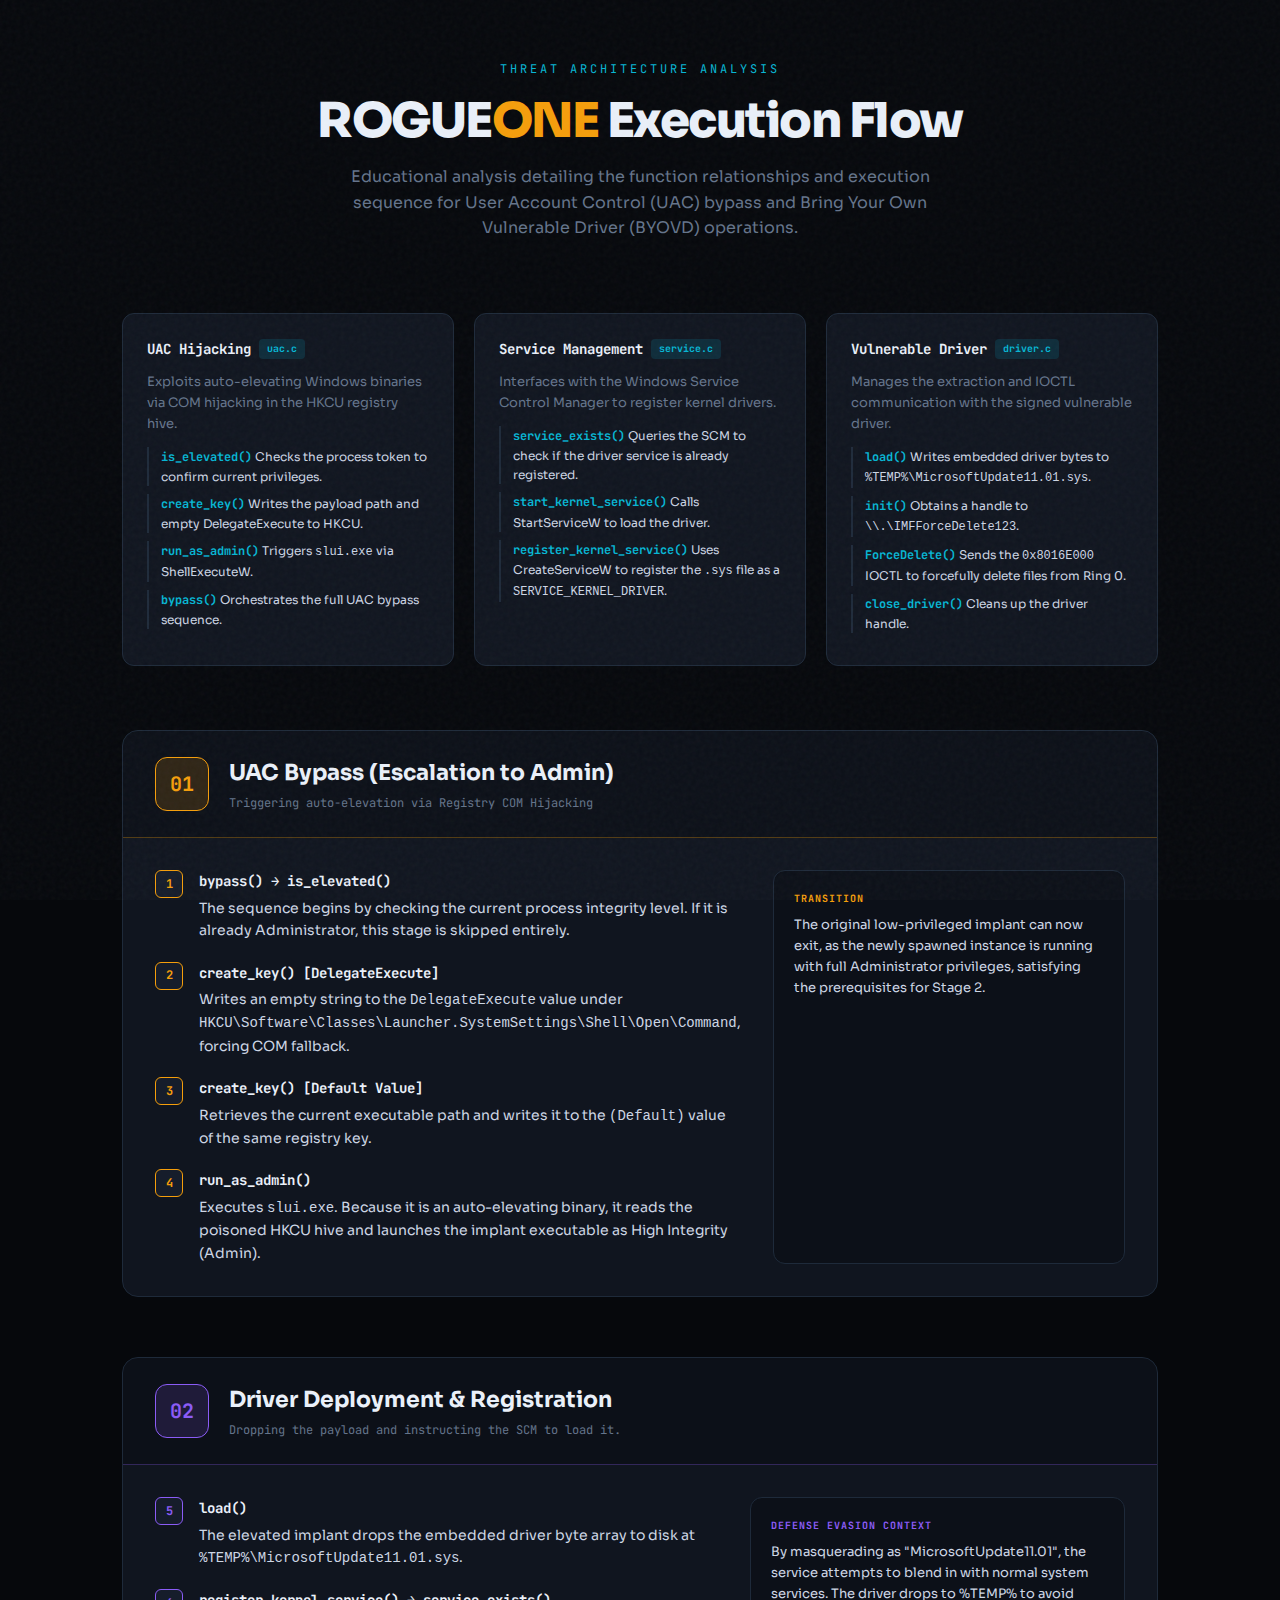
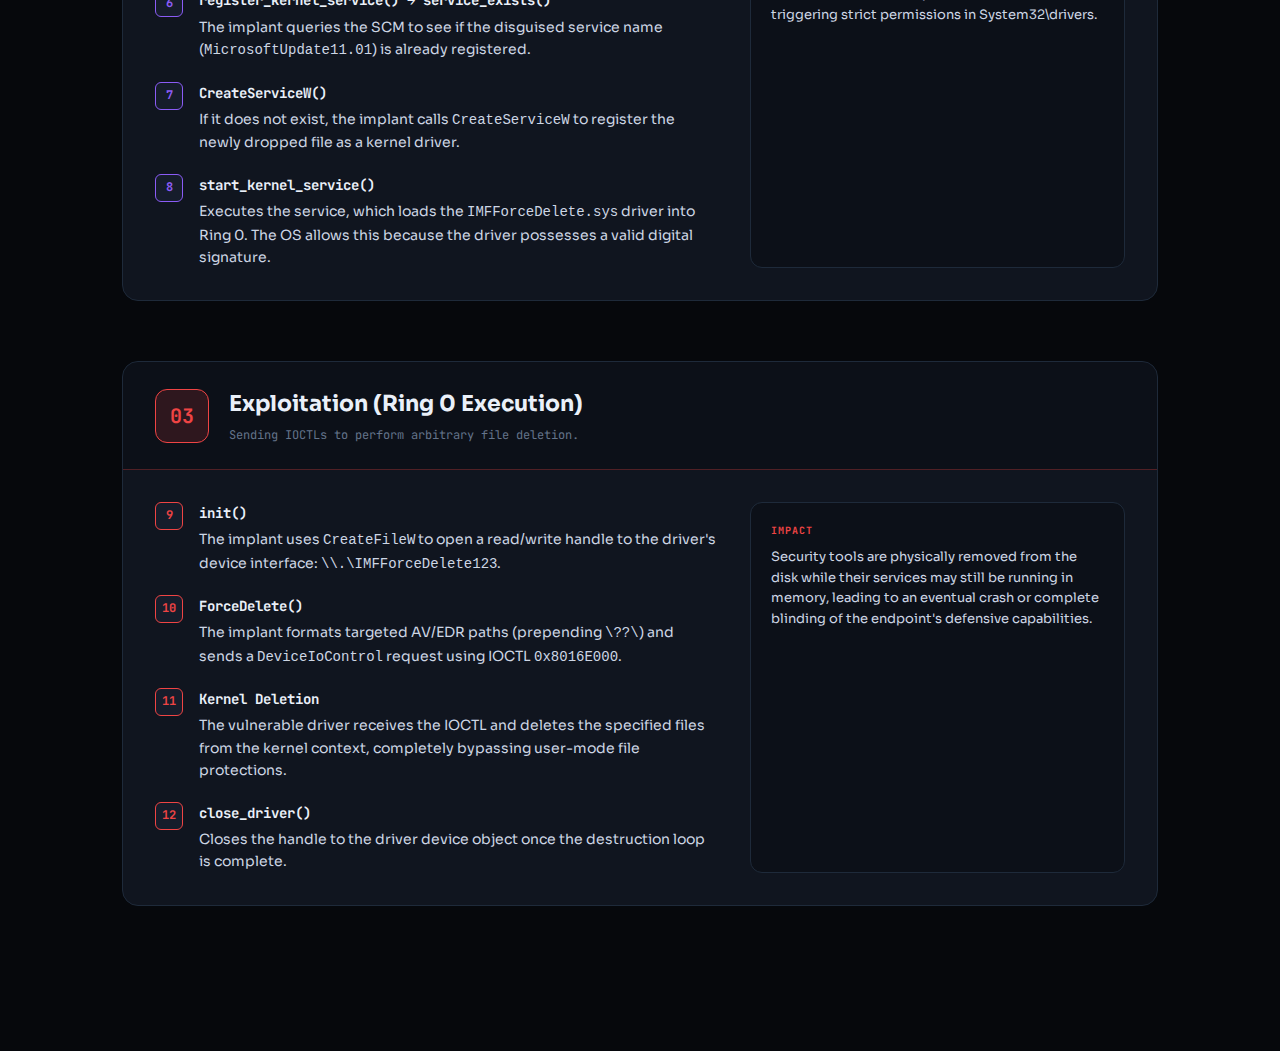
<file: stuff/service-attack.html>
<!DOCTYPE html>
<html lang="en">
<head>
<meta charset="UTF-8">
<meta name="viewport" content="width=device-width, initial-scale=1.0">
<title>ROGUEONE Implant — UAC & BYOVD Execution Flow</title>
<style>
  @import url('https://fonts.googleapis.com/css2?family=JetBrains+Mono:wght@400;500;600;700&family=Sora:wght@300;400;500;600;700;800&display=swap');

  * { margin: 0; padding: 0; box-sizing: border-box; }

  :root {
    --bg: #06080c;
    --bg2: #0c1018;
    --surface: #10151f;
    --surface2: #161d2b;
    --border: #1e2a3a;
    --text: #cdd6e4;
    --text-bright: #eaf0f9;
    --muted: #64748b;
    --red: #ef4444;
    --red-glow: rgba(239, 68, 68, 0.15);
    --orange: #f59e0b;
    --orange-glow: rgba(245, 158, 11, 0.15);
    --cyan: #06b6d4;
    --cyan-glow: rgba(6, 182, 212, 0.15);
    --blue: #3b82f6;
    --blue-glow: rgba(59, 130, 246, 0.15);
    --purple: #8b5cf6;
    --purple-glow: rgba(139, 92, 246, 0.15);
    --green: #22c55e;
    --green-glow: rgba(34, 197, 94, 0.15);
  }

  body {
    background: var(--bg);
    color: var(--text);
    font-family: 'Sora', sans-serif;
    overflow-x: hidden;
    line-height: 1.6;
  }

  body::before {
    content: '';
    position: fixed;
    inset: 0;
    background: url("data:image/svg+xml,%3Csvg viewBox='0 0 256 256' xmlns='http://www.w3.org/2000/svg'%3E%3Cfilter id='n'%3E%3CfeTurbulence type='fractalNoise' baseFrequency='0.8' numOctaves='3' stitchTiles='stitch'/%3E%3C/filter%3E%3Crect width='100%25' height='100%25' filter='url(%23n)' opacity='0.04'/%3E%3C/svg%3E");
    pointer-events: none;
    z-index: 999;
  }

  .container { max-width: 1100px; margin: 0 auto; padding: 60px 32px 100px; }

  /* Header */
  .header { margin-bottom: 72px; text-align: center; }
  .header-label {
    font-family: 'JetBrains Mono', monospace;
    font-size: 12px;
    letter-spacing: 3px;
    text-transform: uppercase;
    color: var(--cyan);
    margin-bottom: 16px;
  }
  .header h1 {
    font-size: 48px;
    font-weight: 800;
    letter-spacing: -1.5px;
    color: var(--text-bright);
    line-height: 1.1;
    margin-bottom: 16px;
  }
  .header h1 span { color: var(--orange); }
  .header p { color: var(--muted); font-size: 16px; max-width: 600px; margin: 0 auto; }

  /* Architecture Overview Grid */
  .arch-grid {
    display: grid;
    grid-template-columns: repeat(auto-fit, minmax(300px, 1fr));
    gap: 20px;
    margin-bottom: 64px;
  }
  .arch-card {
    background: var(--surface);
    border: 1px solid var(--border);
    border-radius: 12px;
    padding: 24px;
    transition: all 0.3s ease;
  }
  .arch-card:hover { border-color: var(--cyan); transform: translateY(-2px); }
  .arch-title {
    font-family: 'JetBrains Mono', monospace;
    font-size: 14px;
    font-weight: 700;
    color: var(--text-bright);
    margin-bottom: 12px;
    display: flex;
    align-items: center;
    gap: 8px;
  }
  .arch-title .badge {
    background: var(--cyan-glow);
    color: var(--cyan);
    padding: 2px 8px;
    border-radius: 4px;
    font-size: 10px;
  }
  .arch-desc { font-size: 13px; color: var(--muted); margin-bottom: 12px; }
  
  .func-list { list-style: none; padding: 0; }
  .func-list li {
    font-size: 12px;
    color: var(--text);
    margin-bottom: 8px;
    padding-left: 12px;
    border-left: 2px solid var(--border);
  }
  .func-list li strong { font-family: 'JetBrains Mono', monospace; color: var(--cyan); }

  /* Attack Stages */
  .stage {
    position: relative;
    margin-bottom: 60px;
    background: var(--surface);
    border: 1px solid var(--border);
    border-radius: 16px;
    overflow: hidden;
  }
  
  .stage-header {
    padding: 24px 32px;
    border-bottom: 1px solid var(--border);
    display: flex;
    align-items: center;
    gap: 20px;
    background: rgba(0,0,0,0.2);
  }

  .stage-num {
    width: 54px;
    height: 54px;
    border-radius: 12px;
    display: flex;
    align-items: center;
    justify-content: center;
    font-family: 'JetBrains Mono', monospace;
    font-size: 20px;
    font-weight: 700;
    flex-shrink: 0;
  }

  .stage-title-group { flex: 1; }
  .stage-title { font-size: 22px; font-weight: 700; color: var(--text-bright); margin-bottom: 4px; }
  .stage-subtitle { font-family: 'JetBrains Mono', monospace; font-size: 12px; color: var(--muted); }
  .stage-files {
    font-family: 'JetBrains Mono', monospace;
    font-size: 11px;
    padding: 6px 12px;
    border-radius: 6px;
    font-weight: 600;
    background: var(--surface2);
    border: 1px solid var(--border);
  }

  .stage-body { padding: 32px; display: grid; grid-template-columns: 3fr 2fr; gap: 32px; }

  .flow-steps { display: flex; flex-direction: column; gap: 20px; }
  .fstep { display: flex; align-items: flex-start; gap: 16px; }
  .fstep-icon {
    width: 28px;
    height: 28px;
    border-radius: 6px;
    display: flex;
    align-items: center;
    justify-content: center;
    font-family: 'JetBrains Mono', monospace;
    font-size: 12px;
    font-weight: 700;
    flex-shrink: 0;
    background: var(--surface2);
    border: 1px solid var(--border);
  }
  .fstep-text { flex: 1; font-size: 14px; color: var(--text); }
  .fstep-text strong { color: var(--text-bright); display: block; margin-bottom: 4px; font-family: 'JetBrains Mono', monospace; }
  
  .code-inline {
    font-family: 'JetBrains Mono', monospace;
    font-size: 12px;
    background: rgba(0,0,0,0.4);
    padding: 2px 6px;
    border-radius: 4px;
    color: var(--text-bright);
    border: 1px solid rgba(255,255,255,0.1);
  }

  .insight-panel {
    background: rgba(0,0,0,0.2);
    border-radius: 12px;
    padding: 20px;
    border: 1px solid var(--border);
    display: flex;
    flex-direction: column;
    gap: 16px;
  }

  .insight-item { font-size: 13px; }
  .insight-item .label {
    font-family: 'JetBrains Mono', monospace;
    font-size: 10px;
    font-weight: 700;
    letter-spacing: 1px;
    text-transform: uppercase;
    margin-bottom: 8px;
    display: block;
  }

  /* Stage Color Themes */
  .theme-orange .stage-num { background: var(--orange-glow); color: var(--orange); border: 1px solid var(--orange); }
  .theme-orange .stage-header { border-bottom-color: rgba(245, 158, 11, 0.3); }
  .theme-orange .insight-item .label { color: var(--orange); }
  .theme-orange .fstep-icon { border-color: var(--orange); color: var(--orange); }

  .theme-purple .stage-num { background: var(--purple-glow); color: var(--purple); border: 1px solid var(--purple); }
  .theme-purple .stage-header { border-bottom-color: rgba(139, 92, 246, 0.3); }
  .theme-purple .insight-item .label { color: var(--purple); }
  .theme-purple .fstep-icon { border-color: var(--purple); color: var(--purple); }

  .theme-red .stage-num { background: var(--red-glow); color: var(--red); border: 1px solid var(--red); }
  .theme-red .stage-header { border-bottom-color: rgba(239, 68, 68, 0.3); }
  .theme-red .insight-item .label { color: var(--red); }
  .theme-red .fstep-icon { border-color: var(--red); color: var(--red); }

  @media (max-width: 900px) {
    .stage-body { grid-template-columns: 1fr; }
    .header h1 { font-size: 36px; }
  }
</style>
</head>
<body>

<div class="container">

  <div class="header">
    <div class="header-label">Threat Architecture Analysis</div>
    <h1>ROGUE<span>ONE</span> Execution Flow</h1>
    <p>Educational analysis detailing the function relationships and execution sequence for User Account Control (UAC) bypass and Bring Your Own Vulnerable Driver (BYOVD) operations.</p>
  </div>

  <div class="arch-grid">
    <div class="arch-card">
      <div class="arch-title">UAC Hijacking <span class="badge">uac.c</span></div>
      <div class="arch-desc">Exploits auto-elevating Windows binaries via COM hijacking in the HKCU registry hive.</div>
      <ul class="func-list">
        <li><strong>is_elevated()</strong> Checks the process token to confirm current privileges.</li>
        <li><strong>create_key()</strong> Writes the payload path and empty DelegateExecute to HKCU.</li>
        <li><strong>run_as_admin()</strong> Triggers <code>slui.exe</code> via ShellExecuteW.</li>
        <li><strong>bypass()</strong> Orchestrates the full UAC bypass sequence.</li>
      </ul>
    </div>
    <div class="arch-card">
      <div class="arch-title">Service Management <span class="badge">service.c</span></div>
      <div class="arch-desc">Interfaces with the Windows Service Control Manager to register kernel drivers.</div>
      <ul class="func-list">
        <li><strong>service_exists()</strong> Queries the SCM to check if the driver service is already registered.</li>
        <li><strong>start_kernel_service()</strong> Calls StartServiceW to load the driver.</li>
        <li><strong>register_kernel_service()</strong> Uses CreateServiceW to register the <code>.sys</code> file as a <code>SERVICE_KERNEL_DRIVER</code>.</li>
      </ul>
    </div>
    <div class="arch-card">
      <div class="arch-title">Vulnerable Driver <span class="badge">driver.c</span></div>
      <div class="arch-desc">Manages the extraction and IOCTL communication with the signed vulnerable driver.</div>
      <ul class="func-list">
        <li><strong>load()</strong> Writes embedded driver bytes to <code>%TEMP%\MicrosoftUpdate11.01.sys</code>.</li>
        <li><strong>init()</strong> Obtains a handle to <code>\\.\IMFForceDelete123</code>.</li>
        <li><strong>ForceDelete()</strong> Sends the <code>0x8016E000</code> IOCTL to forcefully delete files from Ring 0.</li>
        <li><strong>close_driver()</strong> Cleans up the driver handle.</li>
      </ul>
    </div>
  </div>

  <div class="stage theme-orange">
    <div class="stage-header">
      <div class="stage-num">01</div>
      <div class="stage-title-group">
        <div class="stage-title">UAC Bypass (Escalation to Admin)</div>
        <div class="stage-subtitle">Triggering auto-elevation via Registry COM Hijacking</div>
      </div>
    </div>
    <div class="stage-body">
      <div class="flow-steps">
        <div class="fstep">
          <div class="fstep-icon">1</div>
          <div class="fstep-text">
            <strong>bypass() &rarr; is_elevated()</strong>
            The sequence begins by checking the current process integrity level. If it is already Administrator, this stage is skipped entirely.
          </div>
        </div>
        <div class="fstep">
          <div class="fstep-icon">2</div>
          <div class="fstep-text">
            <strong>create_key() [DelegateExecute]</strong>
            Writes an empty string to the <code>DelegateExecute</code> value under <code>HKCU\Software\Classes\Launcher.SystemSettings\Shell\Open\Command</code>, forcing COM fallback.
          </div>
        </div>
        <div class="fstep">
          <div class="fstep-icon">3</div>
          <div class="fstep-text">
            <strong>create_key() [Default Value]</strong>
            Retrieves the current executable path and writes it to the <code>(Default)</code> value of the same registry key.
          </div>
        </div>
        <div class="fstep">
          <div class="fstep-icon">4</div>
          <div class="fstep-text">
            <strong>run_as_admin()</strong>
            Executes <code>slui.exe</code>. Because it is an auto-elevating binary, it reads the poisoned HKCU hive and launches the implant executable as High Integrity (Admin).
          </div>
        </div>
      </div>
      <div class="insight-panel">
        <div class="insight-item">
          <span class="label">Transition</span>
          The original low-privileged implant can now exit, as the newly spawned instance is running with full Administrator privileges, satisfying the prerequisites for Stage 2.
        </div>
      </div>
    </div>
  </div>

  <div class="stage theme-purple">
    <div class="stage-header">
      <div class="stage-num">02</div>
      <div class="stage-title-group">
        <div class="stage-title">Driver Deployment & Registration</div>
        <div class="stage-subtitle">Dropping the payload and instructing the SCM to load it.</div>
      </div>
    </div>
    <div class="stage-body">
      <div class="flow-steps">
        <div class="fstep">
          <div class="fstep-icon">5</div>
          <div class="fstep-text">
            <strong>load()</strong>
            The elevated implant drops the embedded driver byte array to disk at <code>%TEMP%\MicrosoftUpdate11.01.sys</code>.
          </div>
        </div>
        <div class="fstep">
          <div class="fstep-icon">6</div>
          <div class="fstep-text">
            <strong>register_kernel_service() &rarr; service_exists()</strong>
            The implant queries the SCM to see if the disguised service name (<code>MicrosoftUpdate11.01</code>) is already registered.
          </div>
        </div>
        <div class="fstep">
          <div class="fstep-icon">7</div>
          <div class="fstep-text">
            <strong>CreateServiceW()</strong>
            If it does not exist, the implant calls <code>CreateServiceW</code> to register the newly dropped file as a kernel driver.
          </div>
        </div>
        <div class="fstep">
          <div class="fstep-icon">8</div>
          <div class="fstep-text">
            <strong>start_kernel_service()</strong>
            Executes the service, which loads the <code>IMFForceDelete.sys</code> driver into Ring 0. The OS allows this because the driver possesses a valid digital signature.
          </div>
        </div>
      </div>
      <div class="insight-panel">
        <div class="insight-item">
          <span class="label">Defense Evasion Context</span>
          By masquerading as "MicrosoftUpdate11.01", the service attempts to blend in with normal system services. The driver drops to %TEMP% to avoid triggering strict permissions in System32\drivers.
        </div>
      </div>
    </div>
  </div>

  <div class="stage theme-red">
    <div class="stage-header">
      <div class="stage-num">03</div>
      <div class="stage-title-group">
        <div class="stage-title">Exploitation (Ring 0 Execution)</div>
        <div class="stage-subtitle">Sending IOCTLs to perform arbitrary file deletion.</div>
      </div>
    </div>
    <div class="stage-body">
      <div class="flow-steps">
        <div class="fstep">
          <div class="fstep-icon">9</div>
          <div class="fstep-text">
            <strong>init()</strong>
            The implant uses <code>CreateFileW</code> to open a read/write handle to the driver's device interface: <code>\\.\IMFForceDelete123</code>.
          </div>
        </div>
        <div class="fstep">
          <div class="fstep-icon">10</div>
          <div class="fstep-text">
            <strong>ForceDelete()</strong>
            The implant formats targeted AV/EDR paths (prepending <code>\??\</code>) and sends a <code>DeviceIoControl</code> request using IOCTL <code>0x8016E000</code>.
          </div>
        </div>
        <div class="fstep">
          <div class="fstep-icon">11</div>
          <div class="fstep-text">
            <strong>Kernel Deletion</strong>
            The vulnerable driver receives the IOCTL and deletes the specified files from the kernel context, completely bypassing user-mode file protections.
          </div>
        </div>
        <div class="fstep">
          <div class="fstep-icon">12</div>
          <div class="fstep-text">
            <strong>close_driver()</strong>
            Closes the handle to the driver device object once the destruction loop is complete.
          </div>
        </div>
      </div>
      <div class="insight-panel">
        <div class="insight-item">
          <span class="label">Impact</span>
          Security tools are physically removed from the disk while their services may still be running in memory, leading to an eventual crash or complete blinding of the endpoint's defensive capabilities.
        </div>
      </div>
    </div>
  </div>

</div>

</body>
</html>
</file>
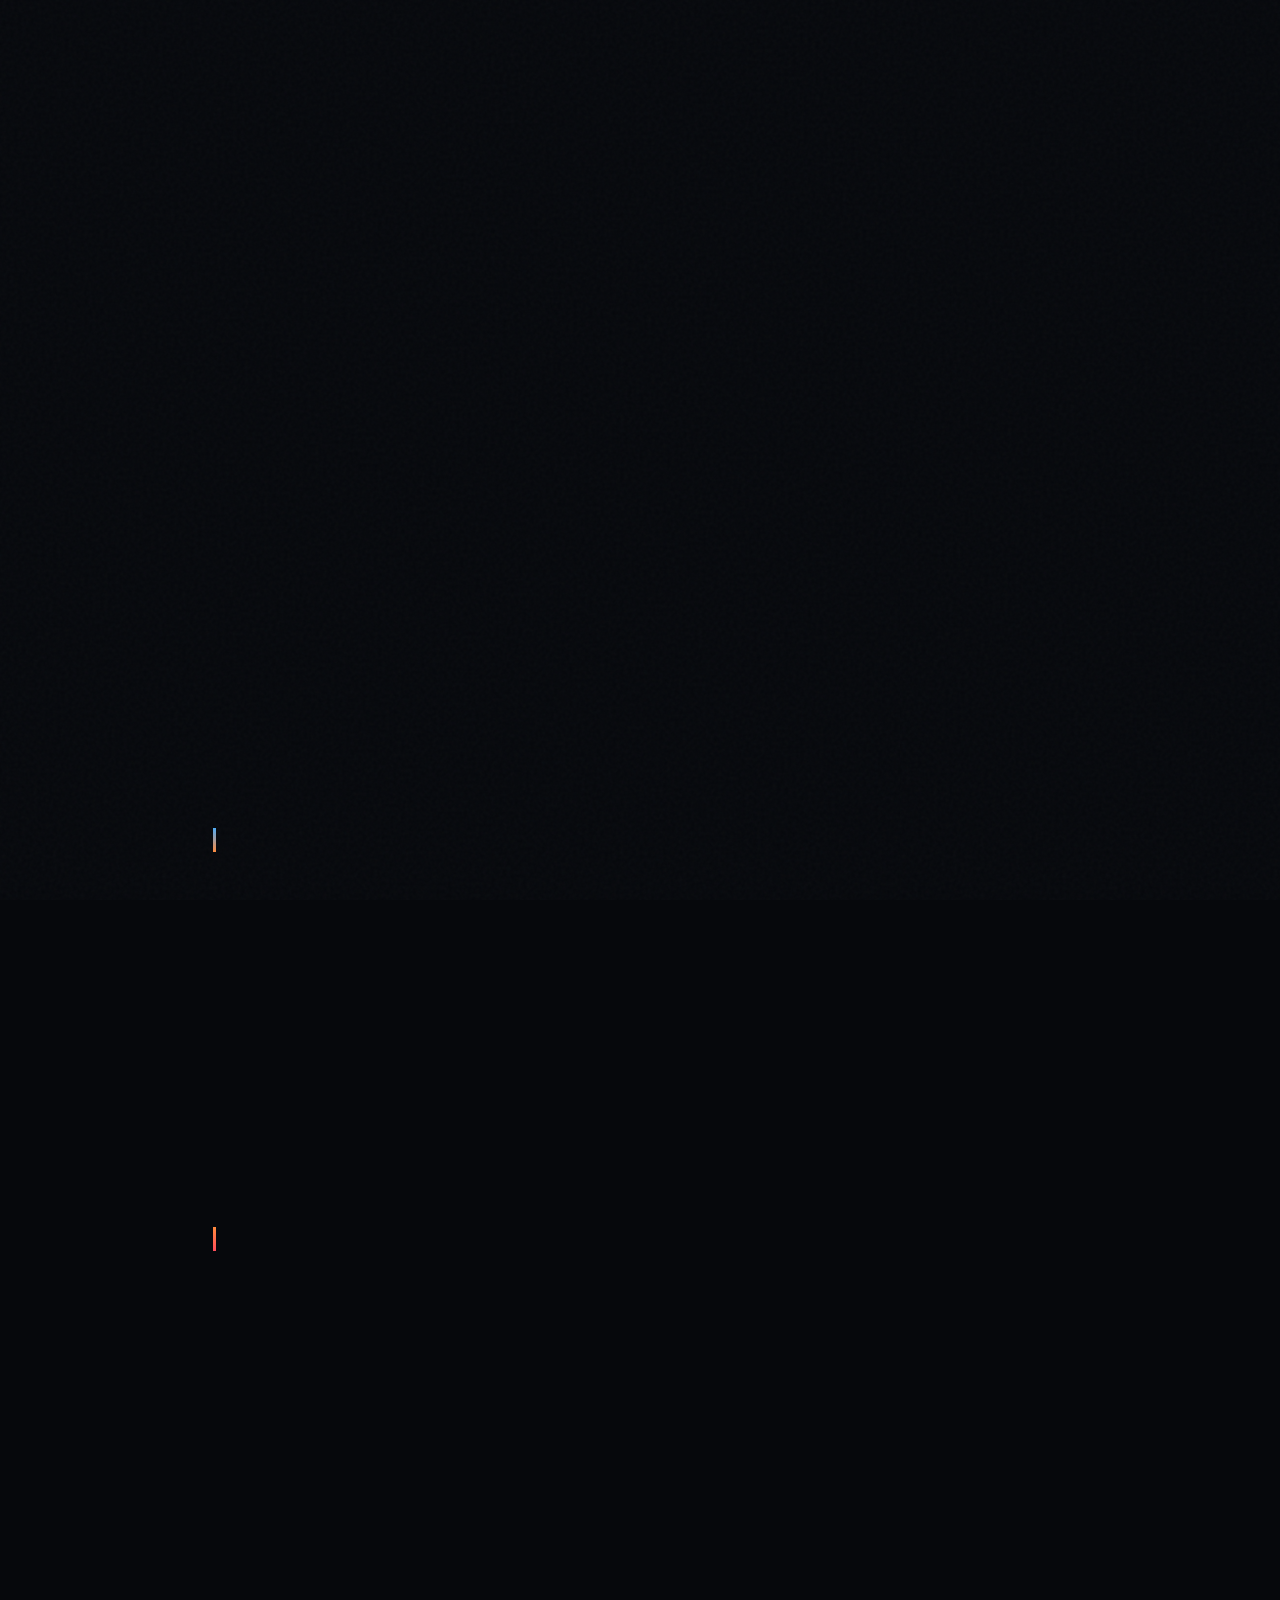
<file: stuff/test.html>
<!DOCTYPE html>
<html lang="en">
<head>
<meta charset="UTF-8">
<meta name="viewport" content="width=device-width, initial-scale=1.0">
<title>ROGUEONE Implant — Architecture & Analysis</title>
<style>
  @import url('https://fonts.googleapis.com/css2?family=IBM+Plex+Mono:wght@400;500;600;700&family=Sora:wght@300;400;500;600;700;800&display=swap');

  * { margin: 0; padding: 0; box-sizing: border-box; }

  :root {
    --bg: #06080c;
    --bg2: #0c1018;
    --surface: #10151f;
    --surface2: #161d2b;
    --surface3: #1c2537;
    --border: #1e2a3a;
    --text: #cdd6e4;
    --text-bright: #eaf0f9;
    --muted: #4a5a72;
    --red: #ff4d5a;
    --red-glow: rgba(255,77,90,0.2);
    --orange: #ff8b3e;
    --orange-glow: rgba(255,139,62,0.15);
    --yellow: #ffd93d;
    --yellow-glow: rgba(255,217,61,0.12);
    --blue: #4dabf7;
    --blue-glow: rgba(77,171,247,0.12);
    --violet: #b197fc;
    --violet-glow: rgba(177,151,252,0.12);
    --green: #51cf66;
    --green-glow: rgba(81,207,102,0.12);
    --teal: #38d9a9;
  }

  body {
    background: var(--bg);
    color: var(--text);
    font-family: 'Sora', sans-serif;
    overflow-x: hidden;
  }

  /* Noise overlay */
  body::before {
    content: '';
    position: fixed;
    inset: 0;
    background: url("data:image/svg+xml,%3Csvg viewBox='0 0 256 256' xmlns='http://www.w3.org/2000/svg'%3E%3Cfilter id='n'%3E%3CfeTurbulence type='fractalNoise' baseFrequency='0.9' numOctaves='4' stitchTiles='stitch'/%3E%3C/filter%3E%3Crect width='100%25' height='100%25' filter='url(%23n)' opacity='0.03'/%3E%3C/svg%3E");
    pointer-events: none;
    z-index: 999;
  }

  .page { max-width: 1000px; margin: 0 auto; padding: 60px 32px 80px; }

  /* Header */
  .header { margin-bottom: 64px; text-align: center; }

  .header-label {
    font-family: 'IBM Plex Mono', monospace;
    font-size: 11px;
    letter-spacing: 3px;
    text-transform: uppercase;
    color: var(--teal);
    margin-bottom: 16px;
    opacity: 0;
    animation: fadeUp 0.6s ease forwards 0.1s;
  }

  .header h1 {
    font-size: 42px;
    font-weight: 800;
    letter-spacing: -1.5px;
    color: var(--text-bright);
    line-height: 1.1;
    margin-bottom: 12px;
    opacity: 0;
    animation: fadeUp 0.6s ease forwards 0.2s;
  }

  .header h1 span { color: var(--blue); }

  .header-sub {
    font-size: 15px;
    color: var(--muted);
    font-weight: 400;
    opacity: 0;
    animation: fadeUp 0.6s ease forwards 0.3s;
  }

  /* Stage card */
  .stage {
    position: relative;
    margin-bottom: 48px;
    opacity: 0;
    animation: fadeUp 0.7s ease forwards;
  }

  .stage:nth-child(1) { animation-delay: 0.5s; }
  .stage:nth-child(2) { animation-delay: 0.65s; }
  .stage:nth-child(3) { animation-delay: 0.8s; }
  .stage:nth-child(4) { animation-delay: 0.95s; }
  .stage:nth-child(5) { animation-delay: 1.1s; }

  .stage-header {
    display: flex;
    align-items: center;
    gap: 16px;
    margin-bottom: 16px;
  }

  .stage-num {
    width: 44px;
    height: 44px;
    border-radius: 10px;
    display: flex;
    align-items: center;
    justify-content: center;
    font-family: 'IBM Plex Mono', monospace;
    font-size: 18px;
    font-weight: 700;
    flex-shrink: 0;
  }

  .stage-title-group { flex: 1; }

  .stage-title {
    font-size: 20px;
    font-weight: 700;
    color: var(--text-bright);
    letter-spacing: -0.3px;
  }

  .stage-subtitle {
    font-family: 'IBM Plex Mono', monospace;
    font-size: 11px;
    color: var(--muted);
    margin-top: 2px;
  }

  .stage-tag {
    font-family: 'IBM Plex Mono', monospace;
    font-size: 10px;
    letter-spacing: 1px;
    padding: 4px 10px;
    border-radius: 4px;
    font-weight: 600;
  }

  .stage-body {
    background: var(--surface);
    border: 1px solid var(--border);
    border-radius: 12px;
    padding: 28px;
    margin-left: 22px;
    border-left: 3px solid;
    position: relative;
  }

  .stage-body::before {
    content: '';
    position: absolute;
    top: -17px;
    left: -2px;
    width: 3px;
    height: 17px;
  }

  /* Flow steps inside card */
  .flow-steps { display: flex; flex-direction: column; gap: 14px; }

  .fstep {
    display: flex;
    align-items: flex-start;
    gap: 12px;
  }

  .fstep-icon {
    width: 32px;
    height: 28px;
    border-radius: 6px;
    display: flex;
    align-items: center;
    justify-content: center;
    font-family: 'IBM Plex Mono', monospace;
    font-size: 10px;
    font-weight: 700;
    flex-shrink: 0;
    margin-top: 1px;
  }

  .fstep-text {
    flex: 1;
    font-size: 13px;
    line-height: 1.6;
    color: var(--text);
  }

  .fstep-text strong { color: var(--text-bright); font-weight: 600; }

  .code-inline {
    font-family: 'IBM Plex Mono', monospace;
    font-size: 11px;
    background: rgba(0,0,0,0.4);
    padding: 2px 7px;
    border-radius: 4px;
    color: var(--teal);
    white-space: nowrap;
  }

  .key-insight {
    margin-top: 18px;
    padding: 14px 16px;
    border-radius: 8px;
    font-size: 12px;
    line-height: 1.6;
    border-left: 3px solid;
  }

  .key-insight .label {
    font-family: 'IBM Plex Mono', monospace;
    font-size: 10px;
    font-weight: 700;
    letter-spacing: 1px;
    text-transform: uppercase;
    margin-bottom: 4px;
  }

  /* Stage color themes */
  .stage-blue .stage-num { background: var(--blue-glow); color: var(--blue); border: 2px solid var(--blue); }
  .stage-blue .stage-tag { background: var(--blue-glow); color: var(--blue); }
  .stage-blue .stage-body { border-left-color: var(--blue); }
  .stage-blue .stage-body::before { background: var(--blue); }
  .stage-blue .fstep-icon { background: var(--blue-glow); color: var(--blue); }
  .stage-blue .key-insight { background: var(--blue-glow); border-left-color: var(--blue); }
  .stage-blue .key-insight .label { color: var(--blue); }

  .stage-orange .stage-num { background: var(--orange-glow); color: var(--orange); border: 2px solid var(--orange); }
  .stage-orange .stage-tag { background: var(--orange-glow); color: var(--orange); }
  .stage-orange .stage-body { border-left-color: var(--orange); }
  .stage-orange .stage-body::before { background: var(--orange); }
  .stage-orange .fstep-icon { background: var(--orange-glow); color: var(--orange); }
  .stage-orange .key-insight { background: var(--orange-glow); border-left-color: var(--orange); }
  .stage-orange .key-insight .label { color: var(--orange); }

  .stage-red .stage-num { background: var(--red-glow); color: var(--red); border: 2px solid var(--red); }
  .stage-red .stage-tag { background: var(--red-glow); color: var(--red); }
  .stage-red .stage-body { border-left-color: var(--red); }
  .stage-red .stage-body::before { background: var(--red); }
  .stage-red .fstep-icon { background: var(--red-glow); color: var(--red); }
  .stage-red .key-insight { background: var(--red-glow); border-left-color: var(--red); }
  .stage-red .key-insight .label { color: var(--red); }

  .stage-violet .stage-num { background: var(--violet-glow); color: var(--violet); border: 2px solid var(--violet); }
  .stage-violet .stage-tag { background: var(--violet-glow); color: var(--violet); }
  .stage-violet .stage-body { border-left-color: var(--violet); }
  .stage-violet .stage-body::before { background: var(--violet); }
  .stage-violet .fstep-icon { background: var(--violet-glow); color: var(--violet); }
  .stage-violet .key-insight { background: var(--violet-glow); border-left-color: var(--violet); }
  .stage-violet .key-insight .label { color: var(--violet); }

  .stage-green .stage-num { background: var(--green-glow); color: var(--green); border: 2px solid var(--green); }
  .stage-green .stage-tag { background: var(--green-glow); color: var(--green); }
  .stage-green .stage-body { border-left-color: var(--green); }
  .stage-green .stage-body::before { background: var(--green); }
  .stage-green .fstep-icon { background: var(--green-glow); color: var(--green); }
  .stage-green .key-insight { background: var(--green-glow); border-left-color: var(--green); }
  .stage-green .key-insight .label { color: var(--green); }

  /* Connector between stages */
  .stage-connector {
    width: 3px;
    height: 24px;
    margin: -24px 0 -24px 41px;
    position: relative;
    z-index: -1;
  }

  .stage-connector.c-blue { background: linear-gradient(to bottom, var(--blue), var(--orange)); }
  .stage-connector.c-orange { background: linear-gradient(to bottom, var(--orange), var(--red)); }
  .stage-connector.c-red { background: linear-gradient(to bottom, var(--red), var(--violet)); }
  .stage-connector.c-violet { background: linear-gradient(to bottom, var(--violet), var(--green)); }

  /* Architecture Grid */
  .arch-grid {
    display: grid;
    grid-template-columns: repeat(2, 1fr);
    gap: 14px;
    margin-bottom: 48px;
    opacity: 0;
    animation: fadeUp 0.6s ease forwards 0.4s;
  }

  .arch-card {
    background: var(--surface);
    border: 1px solid var(--border);
    border-radius: 10px;
    padding: 20px;
  }
  
  .arch-card-header {
    font-family: 'IBM Plex Mono', monospace;
    font-size: 13px;
    color: var(--teal);
    margin-bottom: 8px;
    font-weight: 600;
  }

  .arch-card-body {
    font-size: 12px;
    color: var(--muted);
    line-height: 1.6;
  }

  /* Footer */
  .footer {
    margin-top: 64px;
    text-align: center;
    font-family: 'IBM Plex Mono', monospace;
    font-size: 11px;
    color: var(--muted);
    opacity: 0;
    animation: fadeUp 0.6s ease forwards 1.4s;
    padding: 24px 0;
    border-top: 1px solid var(--border);
  }

  @keyframes fadeUp {
    from { opacity: 0; transform: translateY(16px); }
    to { opacity: 1; transform: translateY(0); }
  }

  @media (max-width: 700px) {
    .page { padding: 32px 16px 60px; }
    .header h1 { font-size: 28px; }
    .arch-grid { grid-template-columns: 1fr; }
    .stage-body { margin-left: 12px; padding: 20px; }
  }
</style>
</head>
<body>

<div class="page">

  <div class="header">
    <div class="header-label">Malware Architecture &bull; Educational Reference</div>
    <h1>ROGUE<span>ONE</span> Implant</h1>
    <p class="header-sub">Component Analysis &bull; Attack Chain Mapping &bull; Capabilities</p>
  </div>

  <div class="arch-grid">
    <div class="arch-card">
      <div class="arch-card-header">main.c / command.c</div>
      <div class="arch-card-body">The core execution loop. Initializes C2 network connections and listens for commands. <span class="code-inline">CommandDispatcher</span> maps received TLV payloads to their respective handler functions (e.g., <span class="code-inline">CmdPs</span>, <span class="code-inline">CmdInject</span>).</div>
    </div>
    <div class="arch-card">
      <div class="arch-card-header">network.c / protocol.c</div>
      <div class="arch-card-body">Handles TCP socket initialization via Winsock. Implements a custom Type-Length-Value (TLV) protocol for structured C2 communication, sending and receiving dynamic byte arrays or UTF-8 strings.</div>
    </div>
  </div>

  <div class="stage stage-blue">
    <div class="stage-header">
      <div class="stage-num">01</div>
      <div class="stage-title-group">
        <div class="stage-title">Reconnaissance & Discovery</div>
        <div class="stage-subtitle">system.c &bull; process.c &bull; module.c &bull; directory.c</div>
      </div>
      <div class="stage-tag">TA0007</div>
    </div>
    <div class="stage-body">
      <div class="flow-steps">
        <div class="fstep">
          <div class="fstep-icon">.C</div>
          <div class="fstep-text"><strong>System Info (<span class="code-inline">system.c</span>)</strong> &mdash; Collects hostname, username, and architecture. Uses <span class="code-inline">CheckTokenMembership</span> to determine if the implant is running in an elevated context.</div>
        </div>
        <div class="fstep">
          <div class="fstep-icon">.C</div>
          <div class="fstep-text"><strong>Process Enum (<span class="code-inline">process.c</span>)</strong> &mdash; Implements both standard API (<span class="code-inline">CreateToolhelp32Snapshot</span>) and undocumented NTAPI (<span class="code-inline">NtQuerySystemInformation</span>) techniques to list running processes, masking the enumeration from basic API hooks.</div>
        </div>
        <div class="fstep">
          <div class="fstep-icon">.C</div>
          <div class="fstep-text"><strong>Module Enum (<span class="code-inline">module.c</span>)</strong> &mdash; Maps DLLs loaded into a process. The NTAPI version reads the target's Process Environment Block (PEB) directly via <span class="code-inline">NtQueryInformationProcess</span> and traverses the <span class="code-inline">InLoadOrderModuleList</span>.</div>
        </div>
      </div>
      <div class="key-insight">
        <div class="label">Attacker Usage</div>
        Operators use these files to map the target environment, identify security products, and find suitable target processes (like explorer.exe) for subsequent shellcode injection.
      </div>
    </div>
  </div>

  <div class="stage-connector c-blue"></div>

  <div class="stage stage-orange">
    <div class="stage-header">
      <div class="stage-num">02</div>
      <div class="stage-title-group">
        <div class="stage-title">Import Address Table (IAT) Parsing</div>
        <div class="stage-subtitle">iat.c &bull; Advanced Process Inspection</div>
      </div>
      <div class="stage-tag">T1057</div>
    </div>
    <div class="stage-body">
      <div class="flow-steps">
        <div class="fstep">
          <div class="fstep-icon">.C</div>
          <div class="fstep-text"><strong>Read Remote Memory</strong> &mdash; Uses <span class="code-inline">NtQueryInformationProcess</span> to locate the remote PEB and <span class="code-inline">ReadProcessMemory</span> to read the remote process's <span class="code-inline">ImageBaseAddress</span>.</div>
        </div>
        <div class="fstep">
          <div class="fstep-icon">.C</div>
          <div class="fstep-text"><strong>Parse PE Headers</strong> &mdash; Reads the DOS Header and NT Headers from the remote process memory to locate the <span class="code-inline">IMAGE_DIRECTORY_ENTRY_IMPORT</span>.</div>
        </div>
        <div class="fstep">
          <div class="fstep-icon">.C</div>
          <div class="fstep-text"><strong>Extract Functions</strong> &mdash; Iterates through the <span class="code-inline">IMAGE_IMPORT_DESCRIPTOR</span> structures to list every DLL and function (by name or ordinal) the target process imports.</div>
        </div>
      </div>
      <div class="key-insight">
        <div class="label">Attacker Usage</div>
        IAT enumeration allows an implant to inspect a running process to see what capabilities it has loaded. This helps identify processes that might have handles to sensitive resources or confirm if a process is hooked by an EDR (by looking for EDR DLLs injected into the IAT).
      </div>
    </div>
  </div>

  <div class="stage-connector c-orange"></div>

  <div class="stage stage-red">
    <div class="stage-header">
      <div class="stage-num">03</div>
      <div class="stage-title-group">
        <div class="stage-title">Remote Shellcode Execution</div>
        <div class="stage-subtitle">hollower.c &bull; Process Hollowing Technique</div>
      </div>
      <div class="stage-tag">T1055.012</div>
    </div>
    <div class="stage-body">
      <div class="flow-steps">
        <div class="fstep">
          <div class="fstep-icon">.C</div>
          <div class="fstep-text"><strong>Parent PID Spoofing</strong> &mdash; Finds <span class="code-inline">explorer.exe</span> and uses <span class="code-inline">UpdateProcThreadAttribute</span> to spawn <span class="code-inline">notepad.exe</span> in a suspended state, making it appear as a legitimate child of Explorer.</div>
        </div>
        <div class="fstep">
          <div class="fstep-icon">.C</div>
          <div class="fstep-text"><strong>Locate Entry Point</strong> &mdash; Queries the suspended process's PEB to find the image base, reads the PE headers, and calculates the exact memory address of the executable's Entry Point.</div>
        </div>
        <div class="fstep">
          <div class="fstep-icon">.C</div>
          <div class="fstep-text"><strong>Write & Execute</strong> &mdash; Uses <span class="code-inline">WriteProcessMemory</span> to overwrite the legitimate <span class="code-inline">notepad.exe</span> Entry Point with the operator-provided raw shellcode, then calls <span class="code-inline">ResumeThread</span> to execute the malicious payload.</div>
        </div>
      </div>
      <div class="key-insight">
        <div class="label">Attacker Usage</div>
        Process hollowing allows the implant to run post-exploitation payloads (like Mimikatz, Cobalt Strike beacons, or lateral movement tools) entirely in memory inside a seemingly benign Windows process, evading basic process-level monitoring.
      </div>
    </div>
  </div>

  <div class="stage-connector c-red"></div>

  <div class="stage stage-violet">
    <div class="stage-header">
      <div class="stage-num">04</div>
      <div class="stage-title-group">
        <div class="stage-title">Privilege Escalation</div>
        <div class="stage-subtitle">uac.c &bull; Auto-Elevation Bypass</div>
      </div>
      <div class="stage-tag">T1548.002</div>
    </div>
    <div class="stage-body">
      <div class="flow-steps">
        <div class="fstep">
          <div class="fstep-icon">.C</div>
          <div class="fstep-text"><strong>Registry Poisoning</strong> &mdash; Writes the implant's current executable path to <span class="code-inline">HKCU\Software\Classes\Launcher.SystemSettings\Shell\Open\Command</span>.</div>
        </div>
        <div class="fstep">
          <div class="fstep-icon">.C</div>
          <div class="fstep-text"><strong>Trigger Execution</strong> &mdash; Uses <span class="code-inline">ShellExecuteW</span> to launch <span class="code-inline">slui.exe</span> (a trusted Windows binary).</div>
        </div>
        <div class="fstep">
          <div class="fstep-icon">.C</div>
          <div class="fstep-text"><strong>Bypass Realized</strong> &mdash; Because <span class="code-inline">slui.exe</span> auto-elevates, it reads the hijacked HKCU registry key and launches the implant as High Integrity (Administrator) without prompting the user.</div>
        </div>
      </div>
      <div class="key-insight">
        <div class="label">Attacker Usage</div>
        If the initial compromise yields a standard user context, this module is executed to silently escalate privileges to Administrator, unlocking the ability to dump credentials, tamper with the OS, or load kernel drivers.
      </div>
    </div>
  </div>

  <div class="stage-connector c-violet"></div>

  <div class="stage stage-green">
    <div class="stage-header">
      <div class="stage-num">05</div>
      <div class="stage-title-group">
        <div class="stage-title">Defense Evasion via BYOVD</div>
        <div class="stage-subtitle">driver.c &bull; Bring Your Own Vulnerable Driver</div>
      </div>
      <div class="stage-tag">T1562.001</div>
    </div>
    <div class="stage-body">
      <div class="flow-steps">
        <div class="fstep">
          <div class="fstep-icon">.C</div>
          <div class="fstep-text"><strong>Driver Dropper</strong> &mdash; Writes a legitimately signed but vulnerable driver (<span class="code-inline">MicrosoftUpdate11.01.sys</span>) to disk.</div>
        </div>
        <div class="fstep">
          <div class="fstep-icon">.C</div>
          <div class="fstep-text"><strong>Kernel Initialization</strong> &mdash; Assumes the driver was loaded via a service creation (requires Admin, gained in previous step). Opens a handle to <span class="code-inline">\\.\IMFForceDelete123</span>.</div>
        </div>
        <div class="fstep">
          <div class="fstep-icon">.C</div>
          <div class="fstep-text"><strong>Arbitrary Deletion</strong> &mdash; Sends <span class="code-inline">DeviceIoControl</span> requests (<span class="code-inline">0x8016E000</span>) to the driver, passing paths to AV/EDR files. The driver deletes them from Ring 0, bypassing user-mode file locks and protections.</div>
        </div>
      </div>
      <div class="key-insight">
        <div class="label">Attacker Usage</div>
        Used as a heavy-handed approach to neutralize endpoint security. By leveraging a signed driver from a vendor (like IObit), Windows allows the kernel code to execute, which the implant then abuses to cripple defensive software blindly.
      </div>
    </div>
  </div>

  <div class="arch-grid" style="margin-top: 56px;">
    <div class="arch-card" style="border-color: var(--green);">
      <div class="arch-card-header" style="color: var(--green);">// Defense & Detection Mitigations</div>
      <div class="arch-card-body" style="margin-bottom: 12px;">
        <strong>Network Detections:</strong> Look for raw TCP connections (non-HTTP/S) communicating via structured 8-byte headers (TLV format), specifically defaulting to port 9001.
      </div>
      <div class="arch-card-body" style="margin-bottom: 12px;">
        <strong>Behavioral Analytics:</strong> Alert on instances of <span class="code-inline">notepad.exe</span> being spawned with the <span class="code-inline">CREATE_SUSPENDED</span> flag, especially if the parent process is artificially spoofed to be <span class="code-inline">explorer.exe</span>.
      </div>
      <div class="arch-card-body">
        <strong>Registry & Driver Monitoring:</strong> Alert on any modifications to <span class="code-inline">HKCU\Software\Classes\Launcher.SystemSettings\Shell\Open\Command</span>. Utilize Microsoft's Vulnerable Driver Blocklist to stop <span class="code-inline">IMFForceDelete.sys</span> from loading into the kernel.
      </div>
    </div>
  </div>

  <div class="footer">
    Defensive security reference &bull; For threat hunting &amp; detection engineering
  </div>

</div>

</body>
</html>
</file>
<file: styles.css>
/* General styles */
body {
    font-family: Arial, sans-serif;
    line-height: 1.6;
    margin: 0;
    padding: 0;
    background-color: #f9f9f9;
    color: #333;
}
  
/* Header styles */
header {
    background: #24292e;
    color: #fff;
    padding: 20px 10px;
    text-align: center;
}
  
header h1 {
    margin: 0;
    font-size: 2.5rem;
}
  
/* Navigation styles */
nav {
    background: #0366d6;
    padding: 10px;
    display: flex;
    justify-content: center;
}

/* footer styles */
#footer {
    bottom: 0;
    width: 100%;
    position: fixed;
}
  
nav .dropdown {
    position: relative;
    display: inline-block;
}
  
nav .dropbtn {
    background: #0366d6;
    color: white;
    border: none;
    padding: 10px 15px;
    cursor: pointer;
    font-size: 1rem;
}
  
nav .dropdown-content {
    display: none;
    position: absolute;
    background-color: #f9f9f9;
    box-shadow: 0px 8px 16px rgba(0, 0, 0, 0.2);
    z-index: 1;
    min-width: 160px;
}
  
nav .dropdown-content a {
    color: black;
    padding: 10px 15px;
    text-decoration: none;
    display: block;
}
  
nav .dropdown-content a:hover {
    background-color: #ddd;
}
  
nav .dropdown:hover .dropdown-content {
    display: block;
}  
  
/* GitHub projects styles */
.projects-container {
    display: flex;
    flex-wrap: wrap;
    gap: 20px;
    margin-top: 20px;
}
  
.project-card {
    background: #ffffff;
    border: 1px solid #ccc;
    border-radius: 8px;
    padding: 15px;
    width: calc(33% - 20px);
    box-shadow: 0 2px 4px rgba(0, 0, 0, 0.1);
}
  
.project-card h3 {
    margin: 0 0 10px;
    font-size: 1.2rem;
    color: #0366d6;
}
  
.project-card p {
    margin: 0;
    color: #555;
}
  
/* Footer styles */
footer {
    background: #24292e;
    color: #fff;
    text-align: center;
    padding: 10px 0;
    margin-top: 20px;
}
  
footer a {
    color: #58a6ff;
    text-decoration: none;
}
</file>
